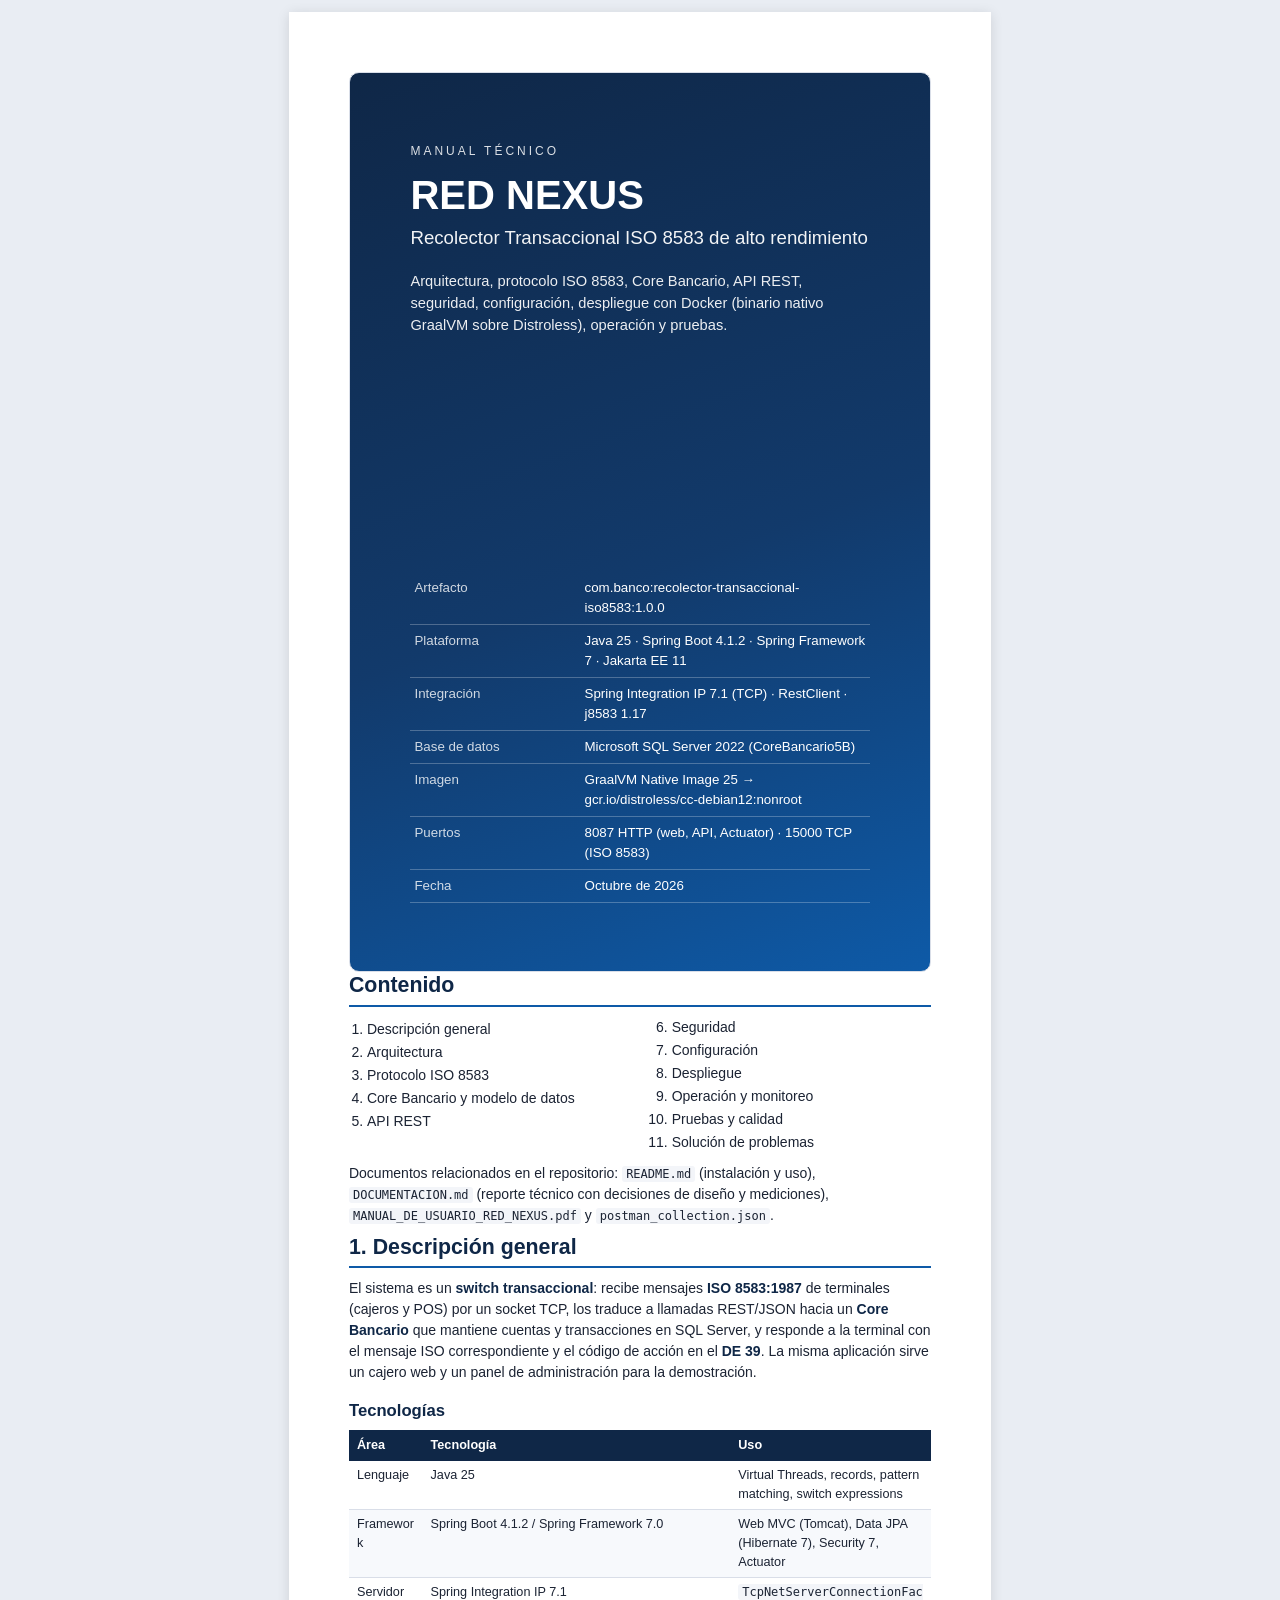
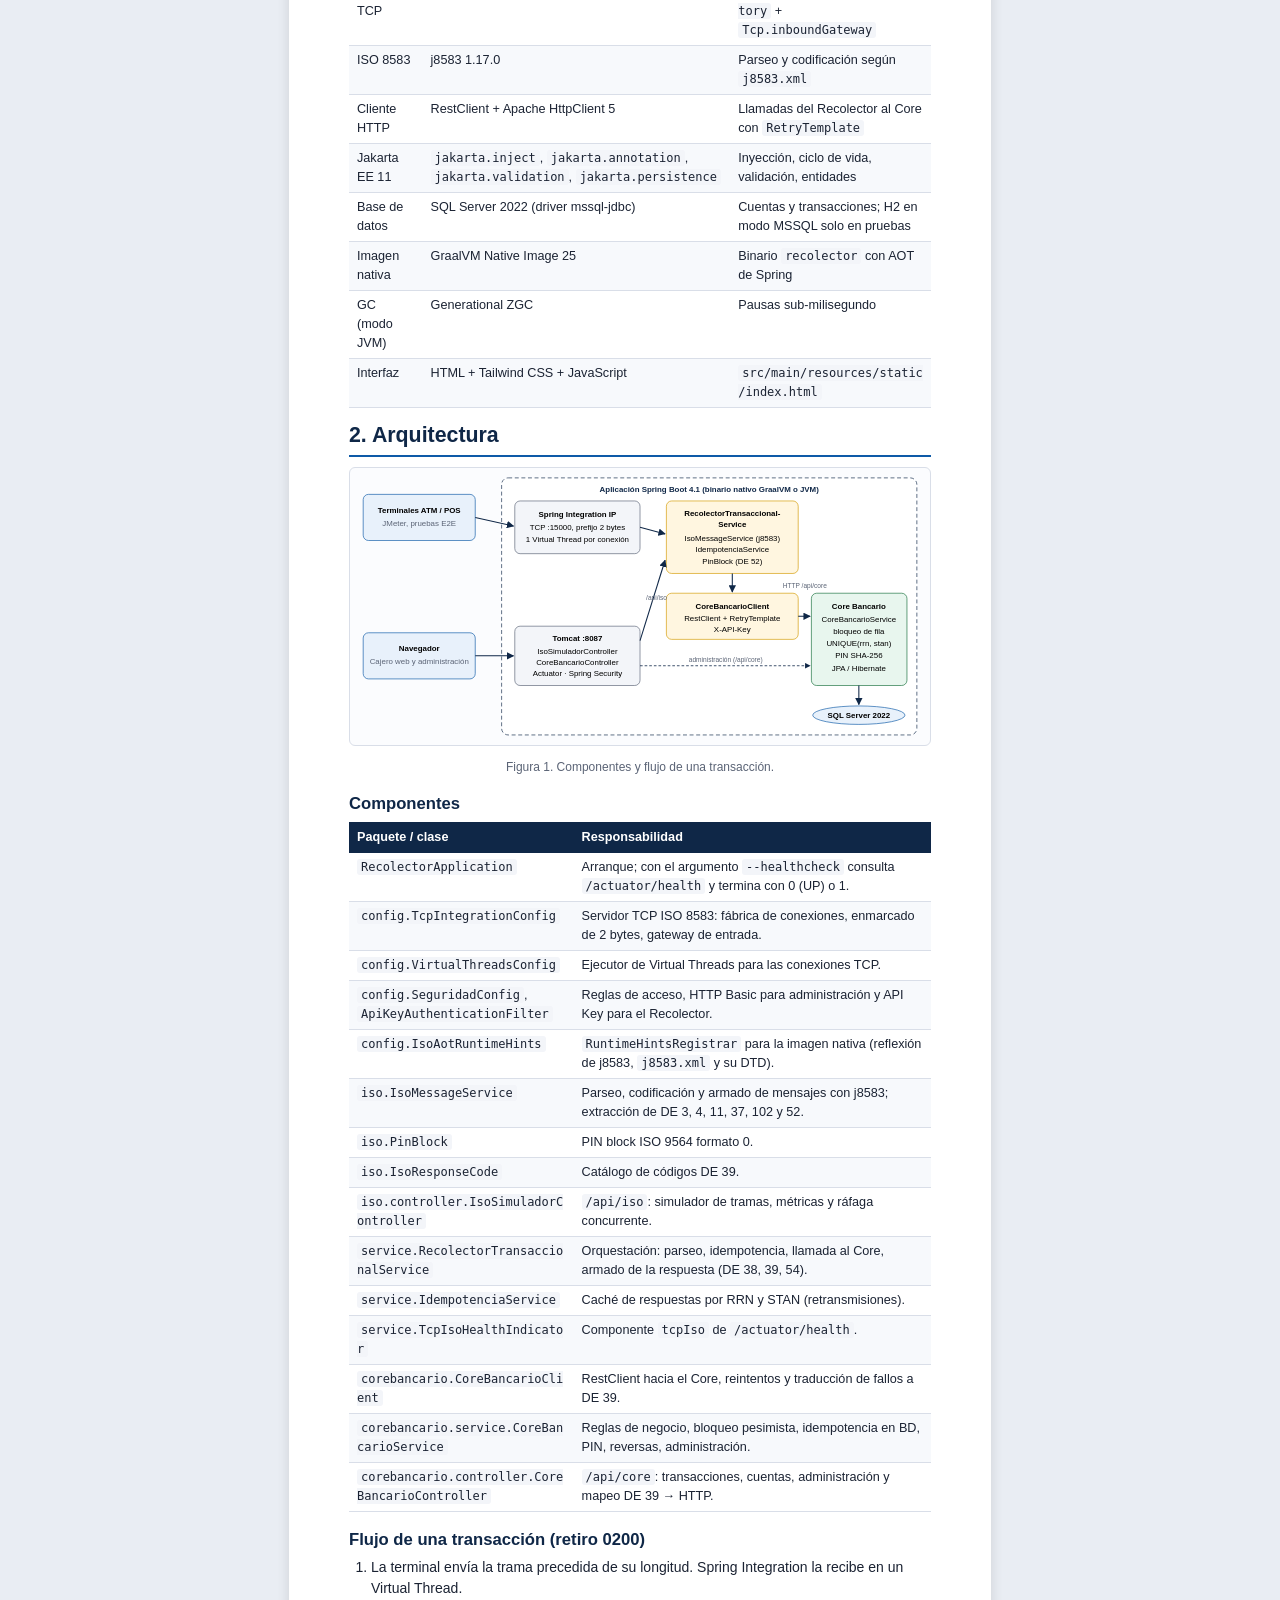
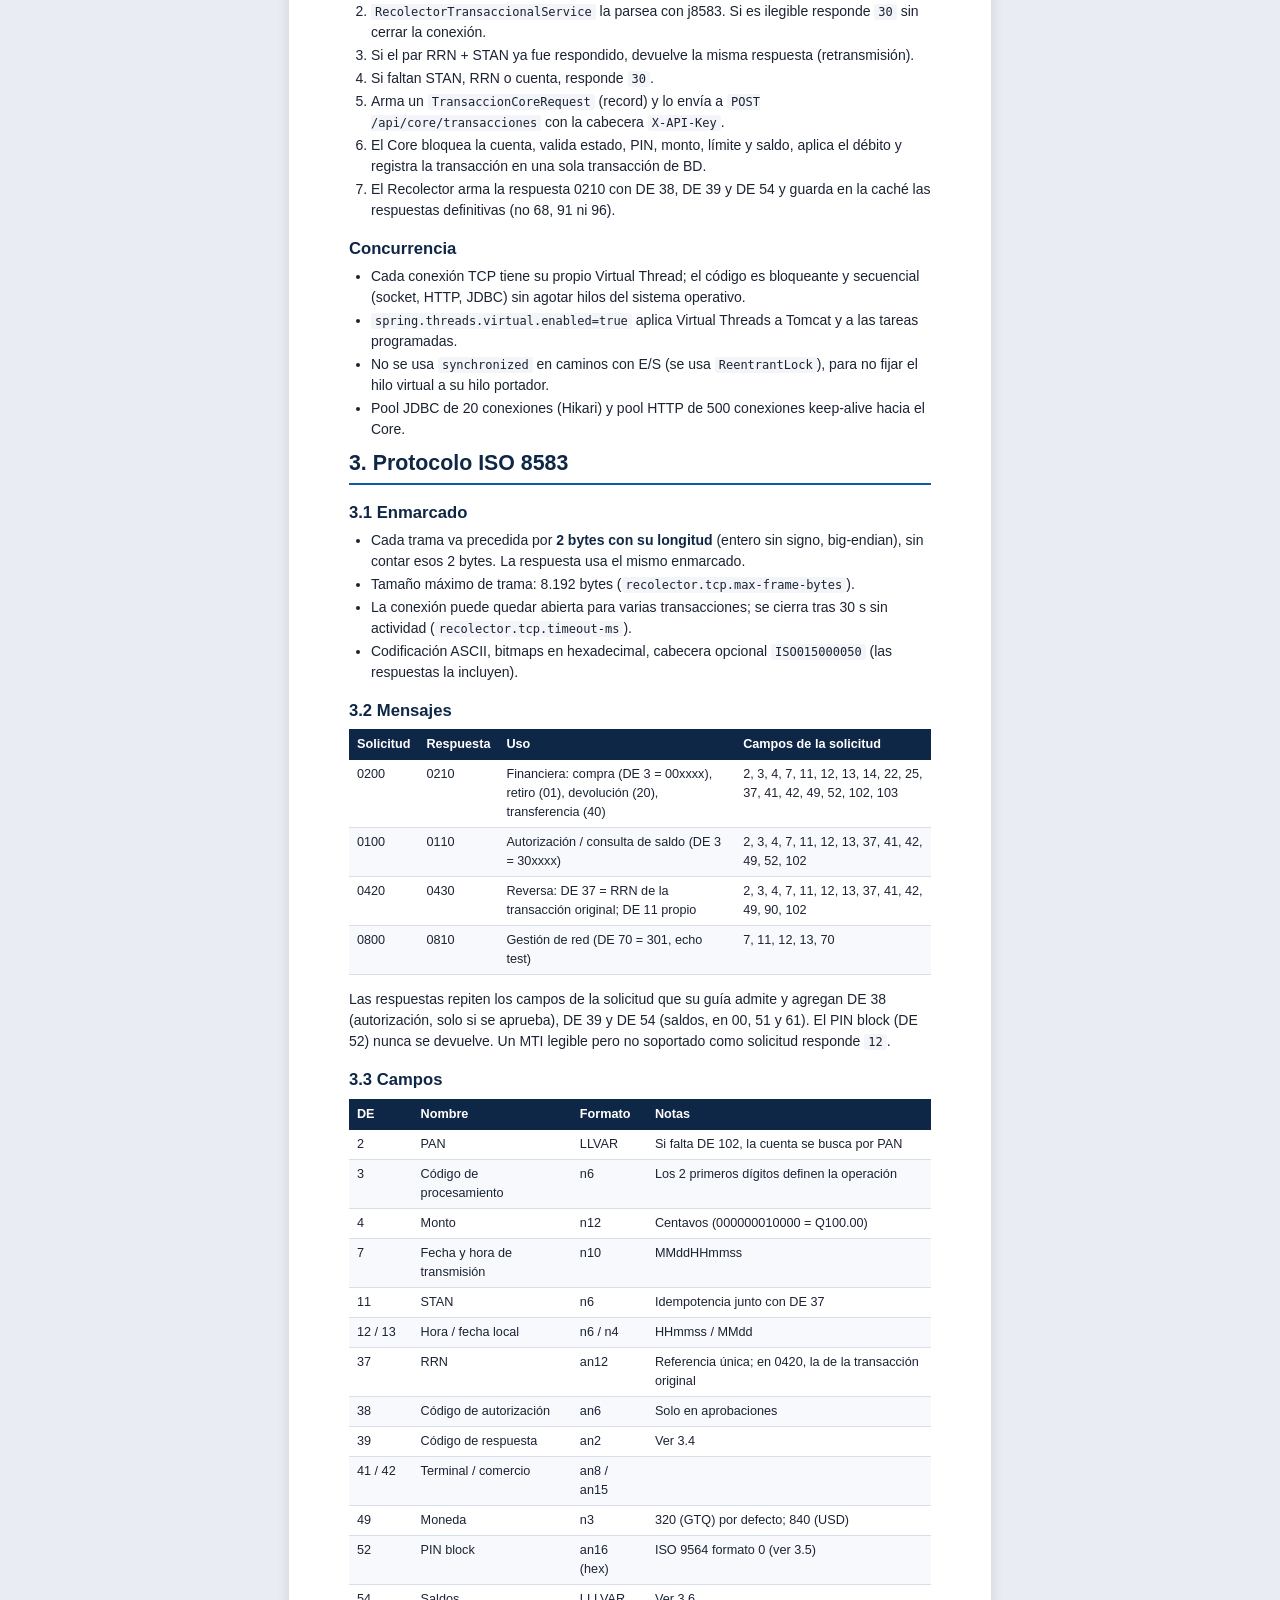
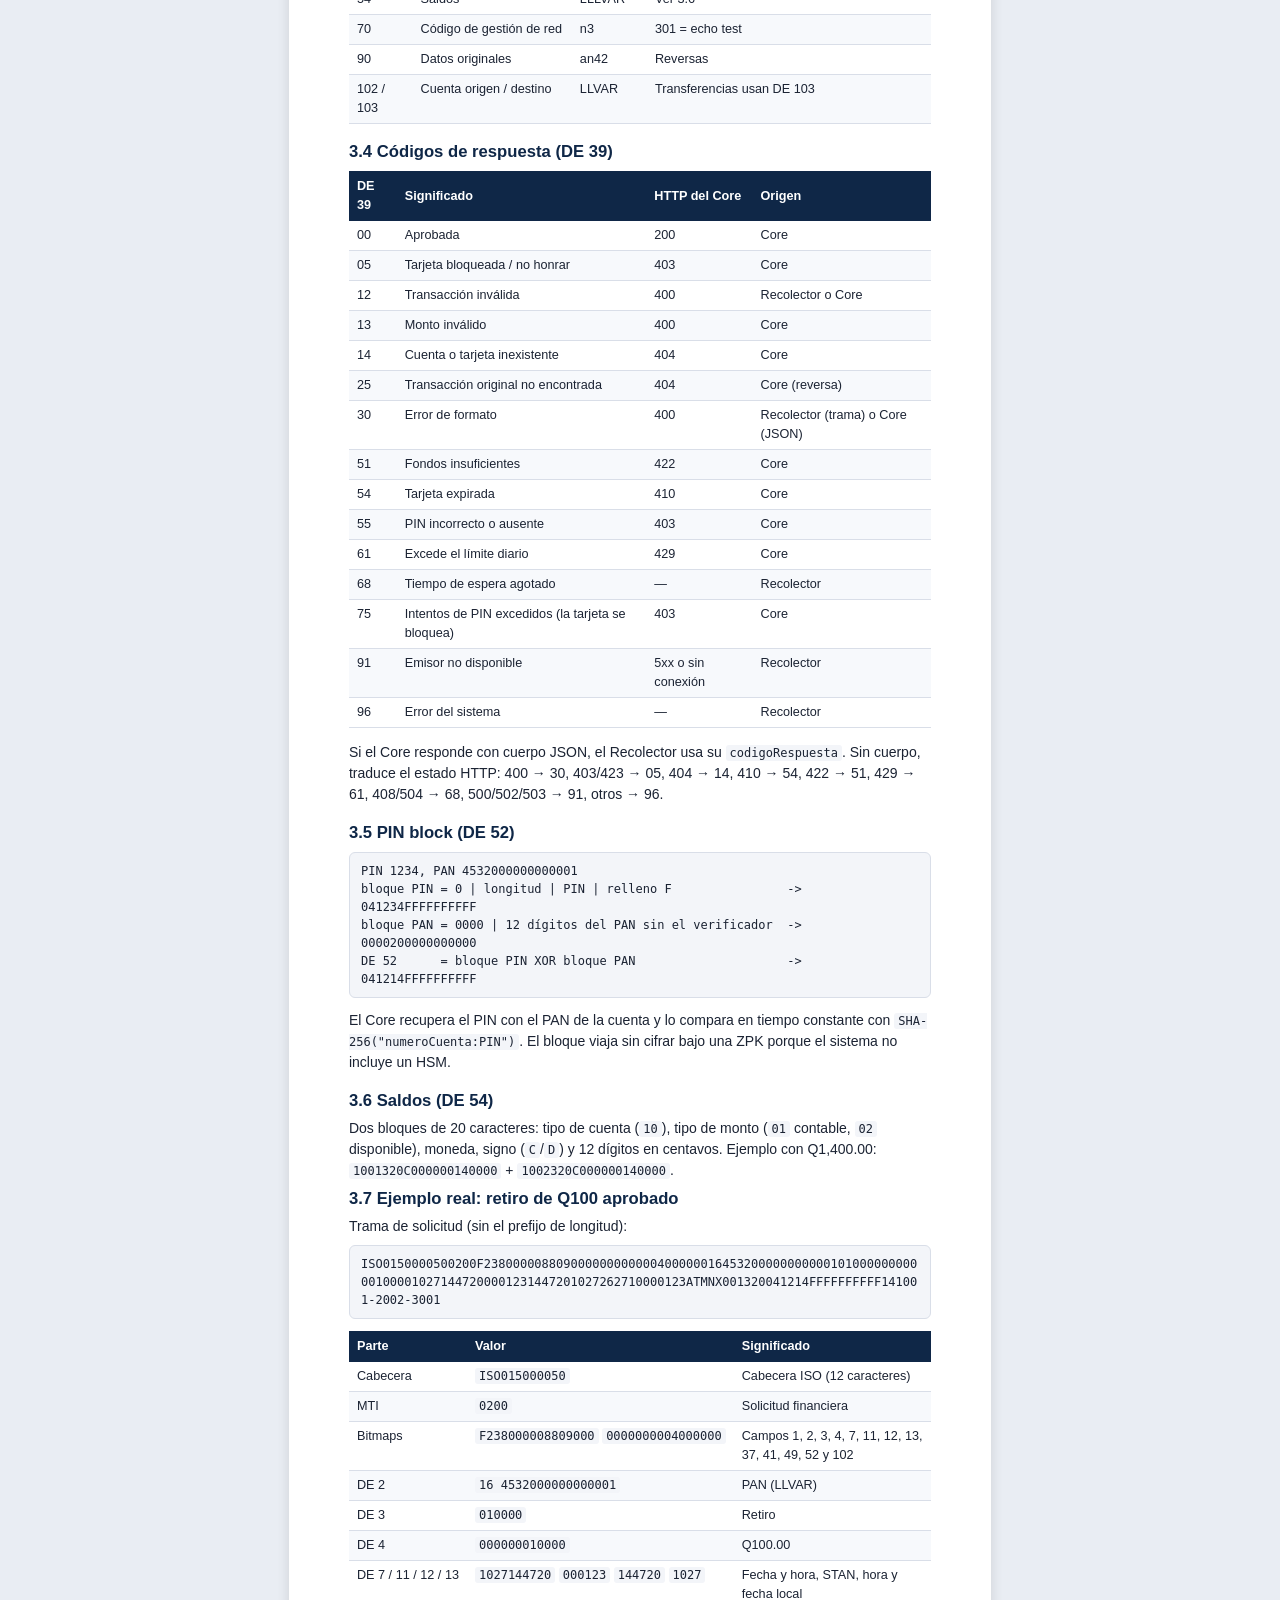
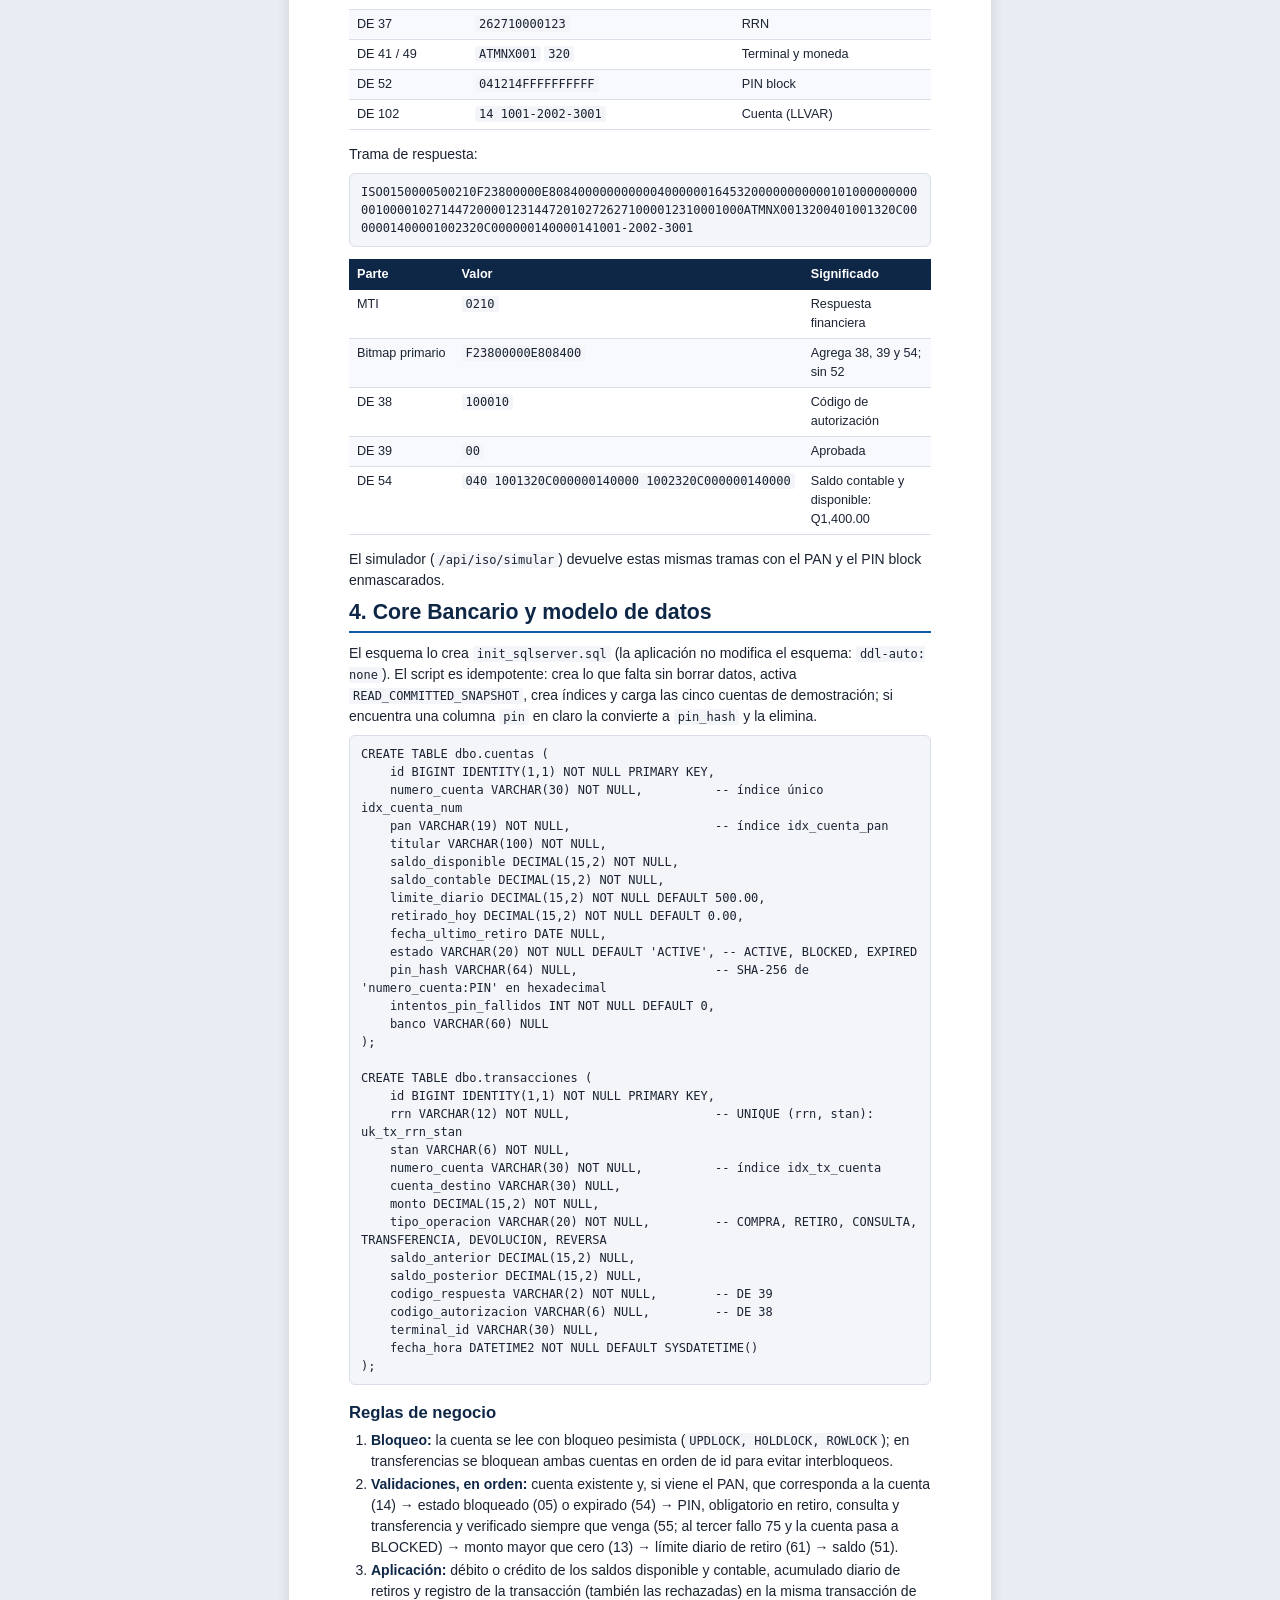
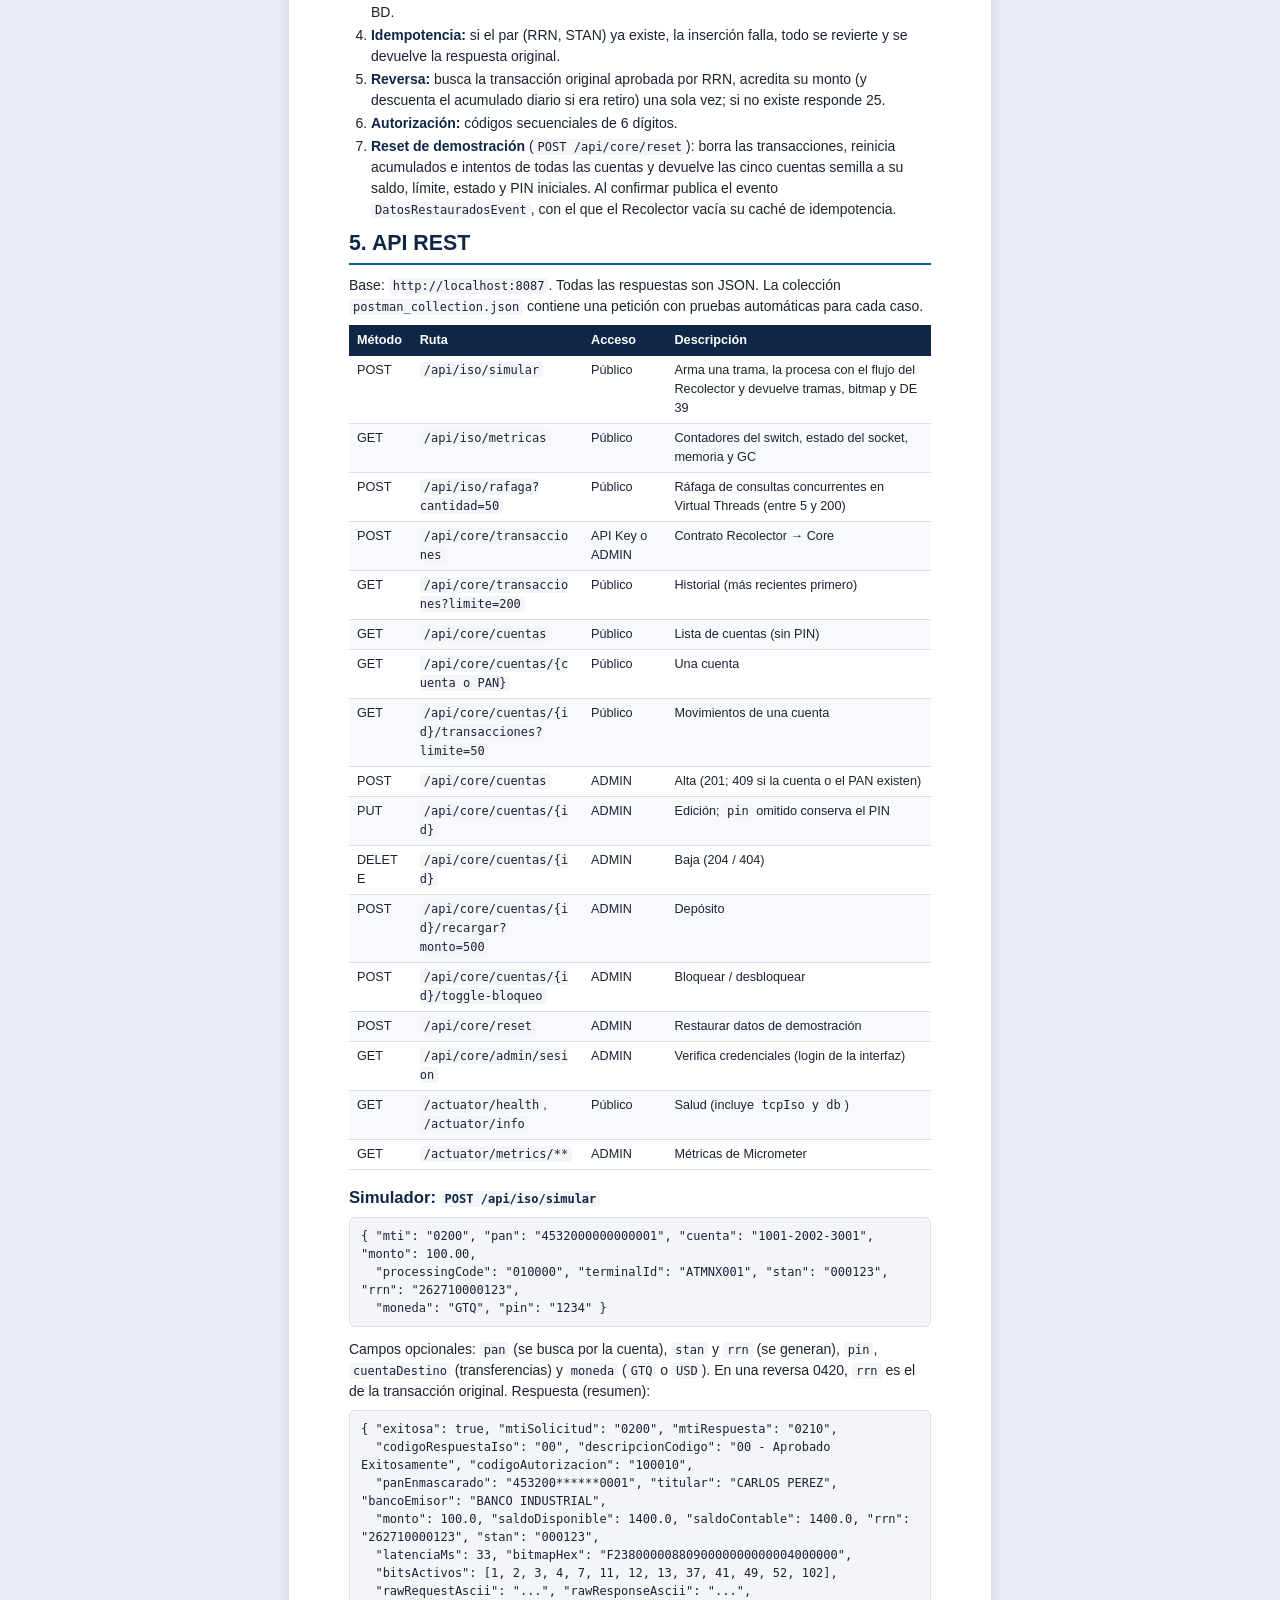
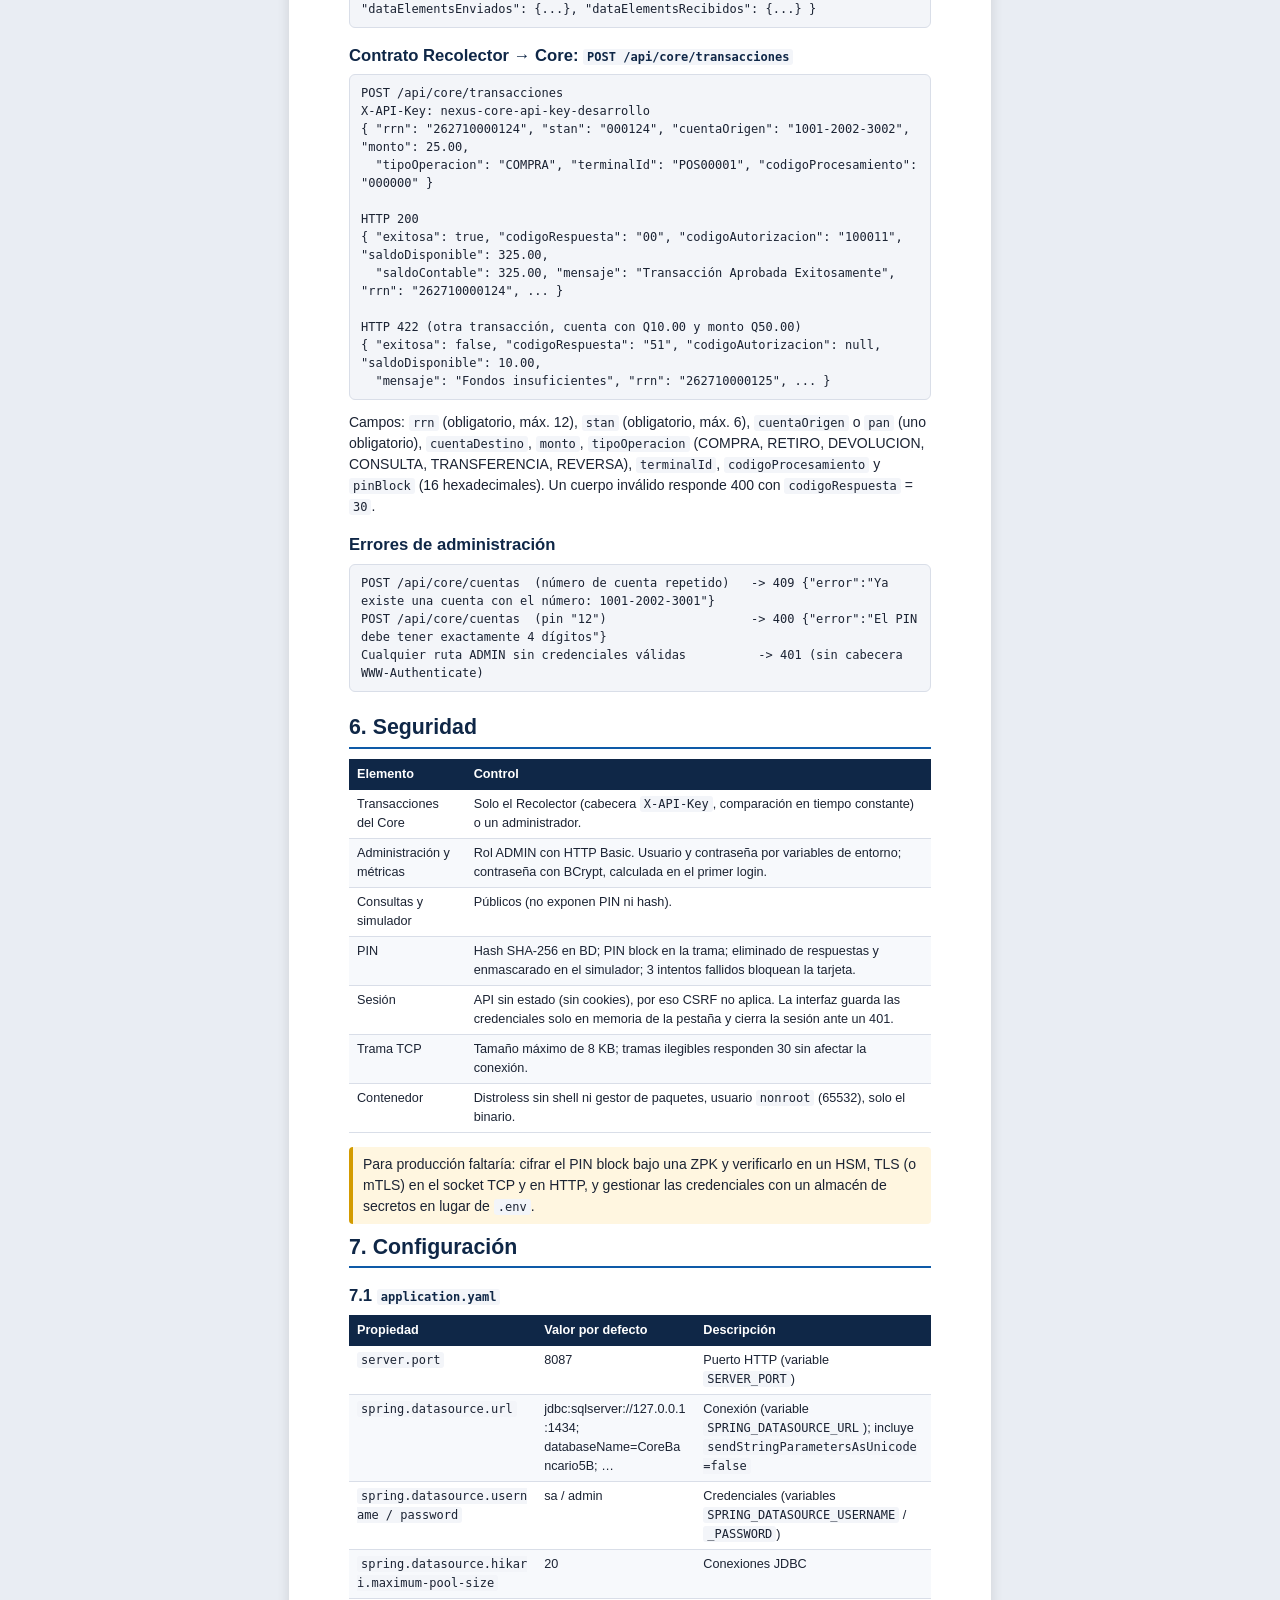
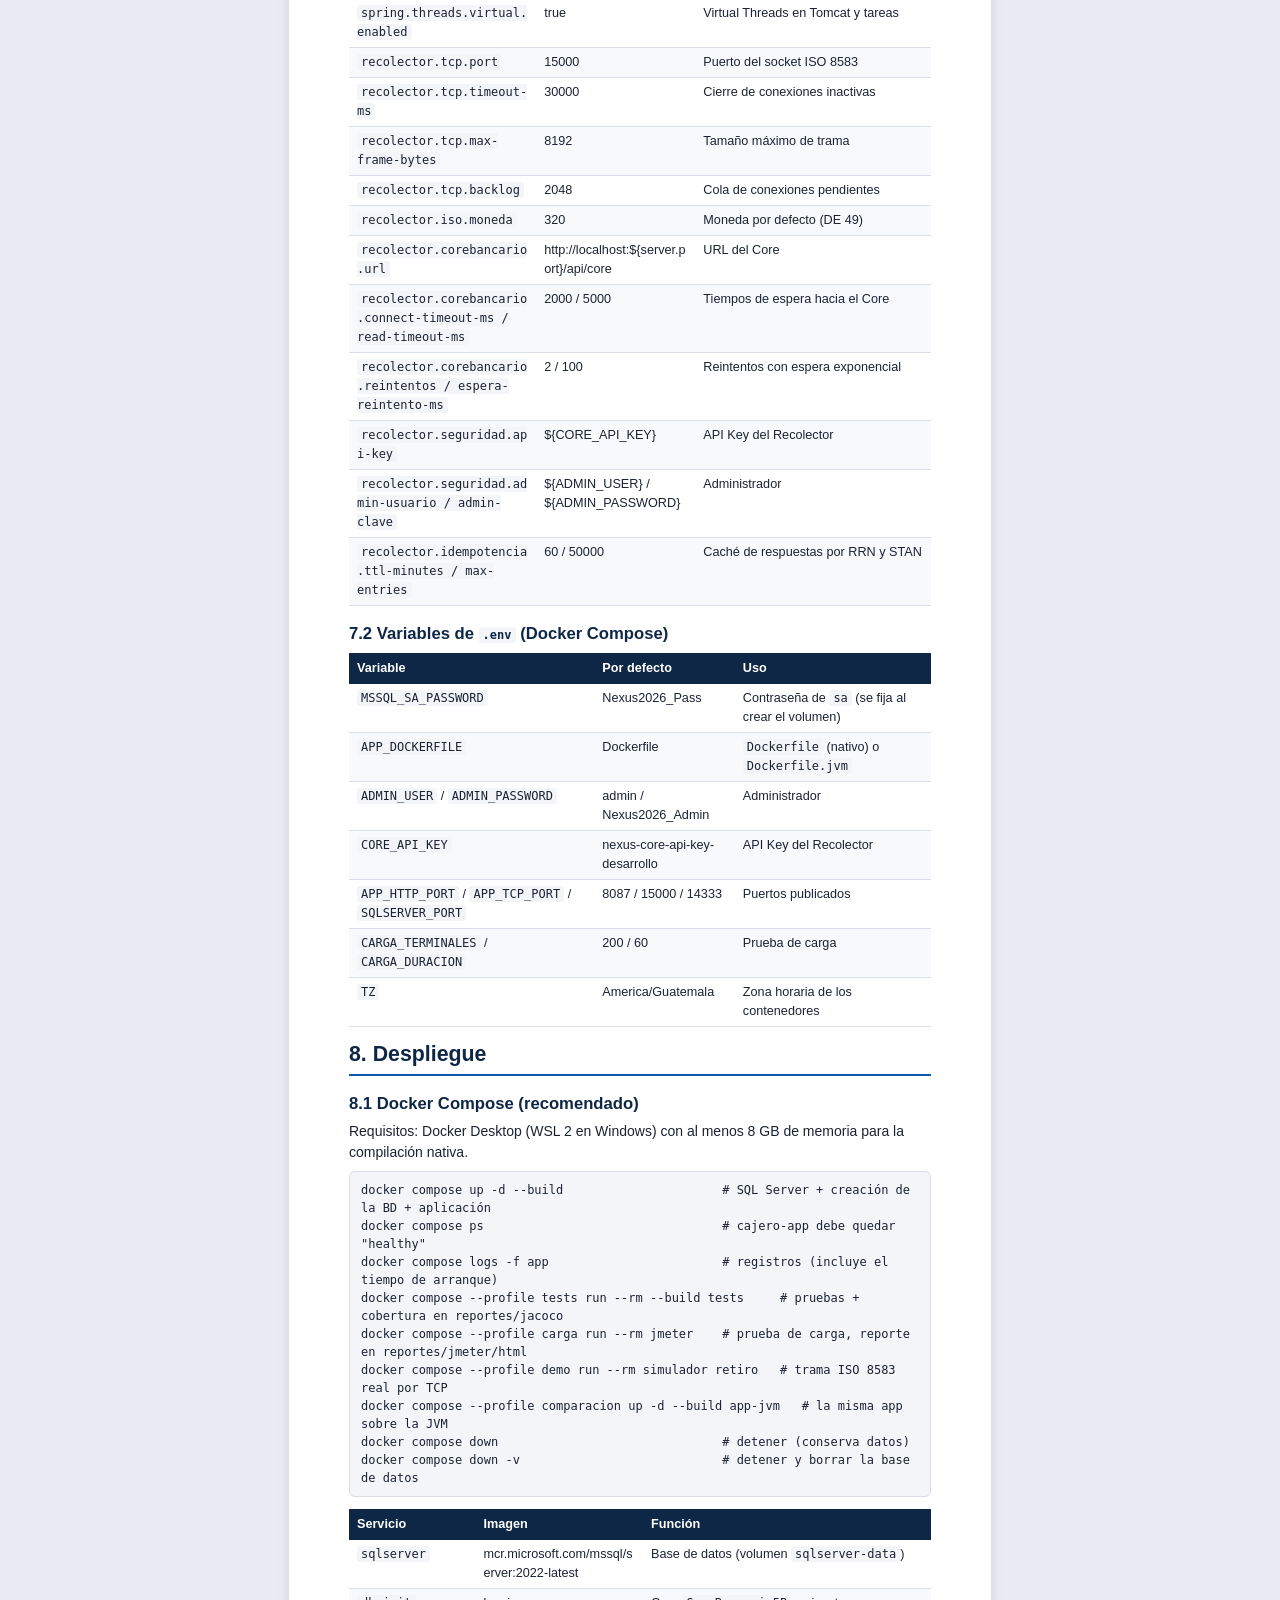
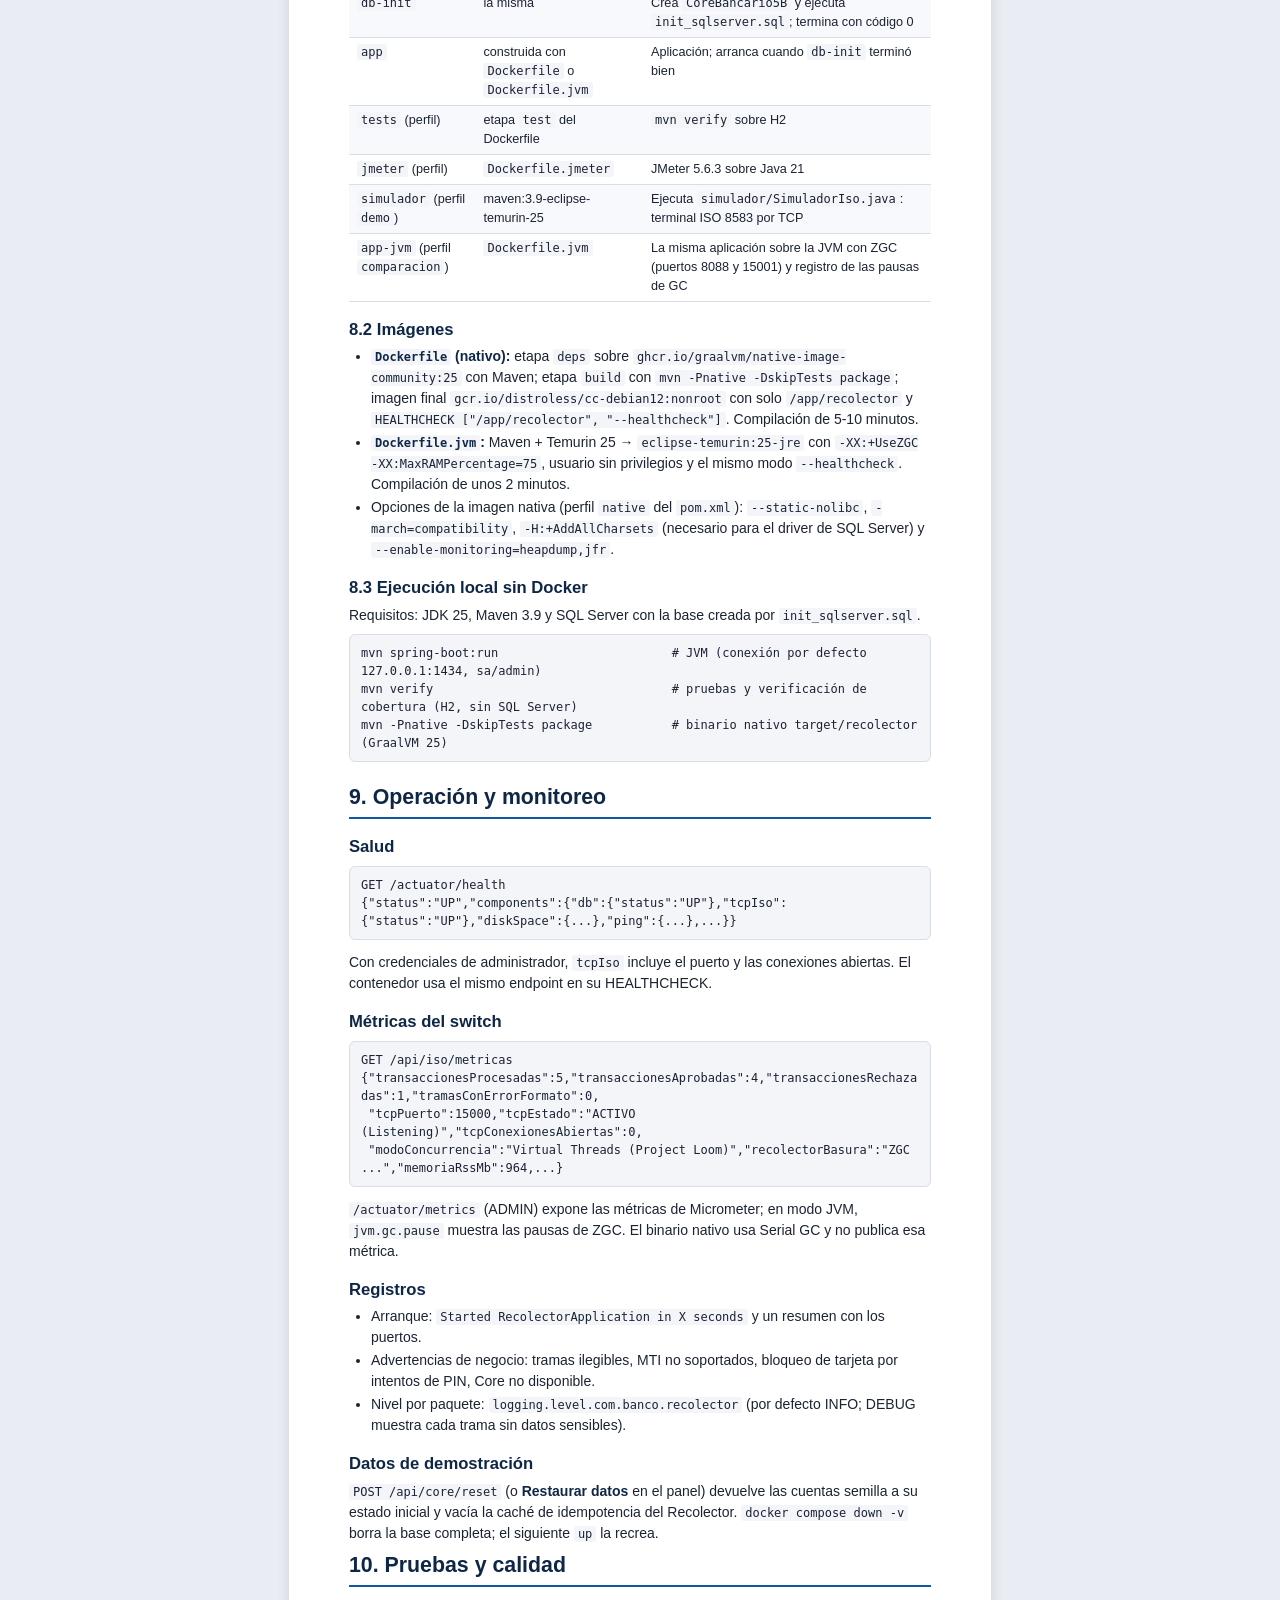
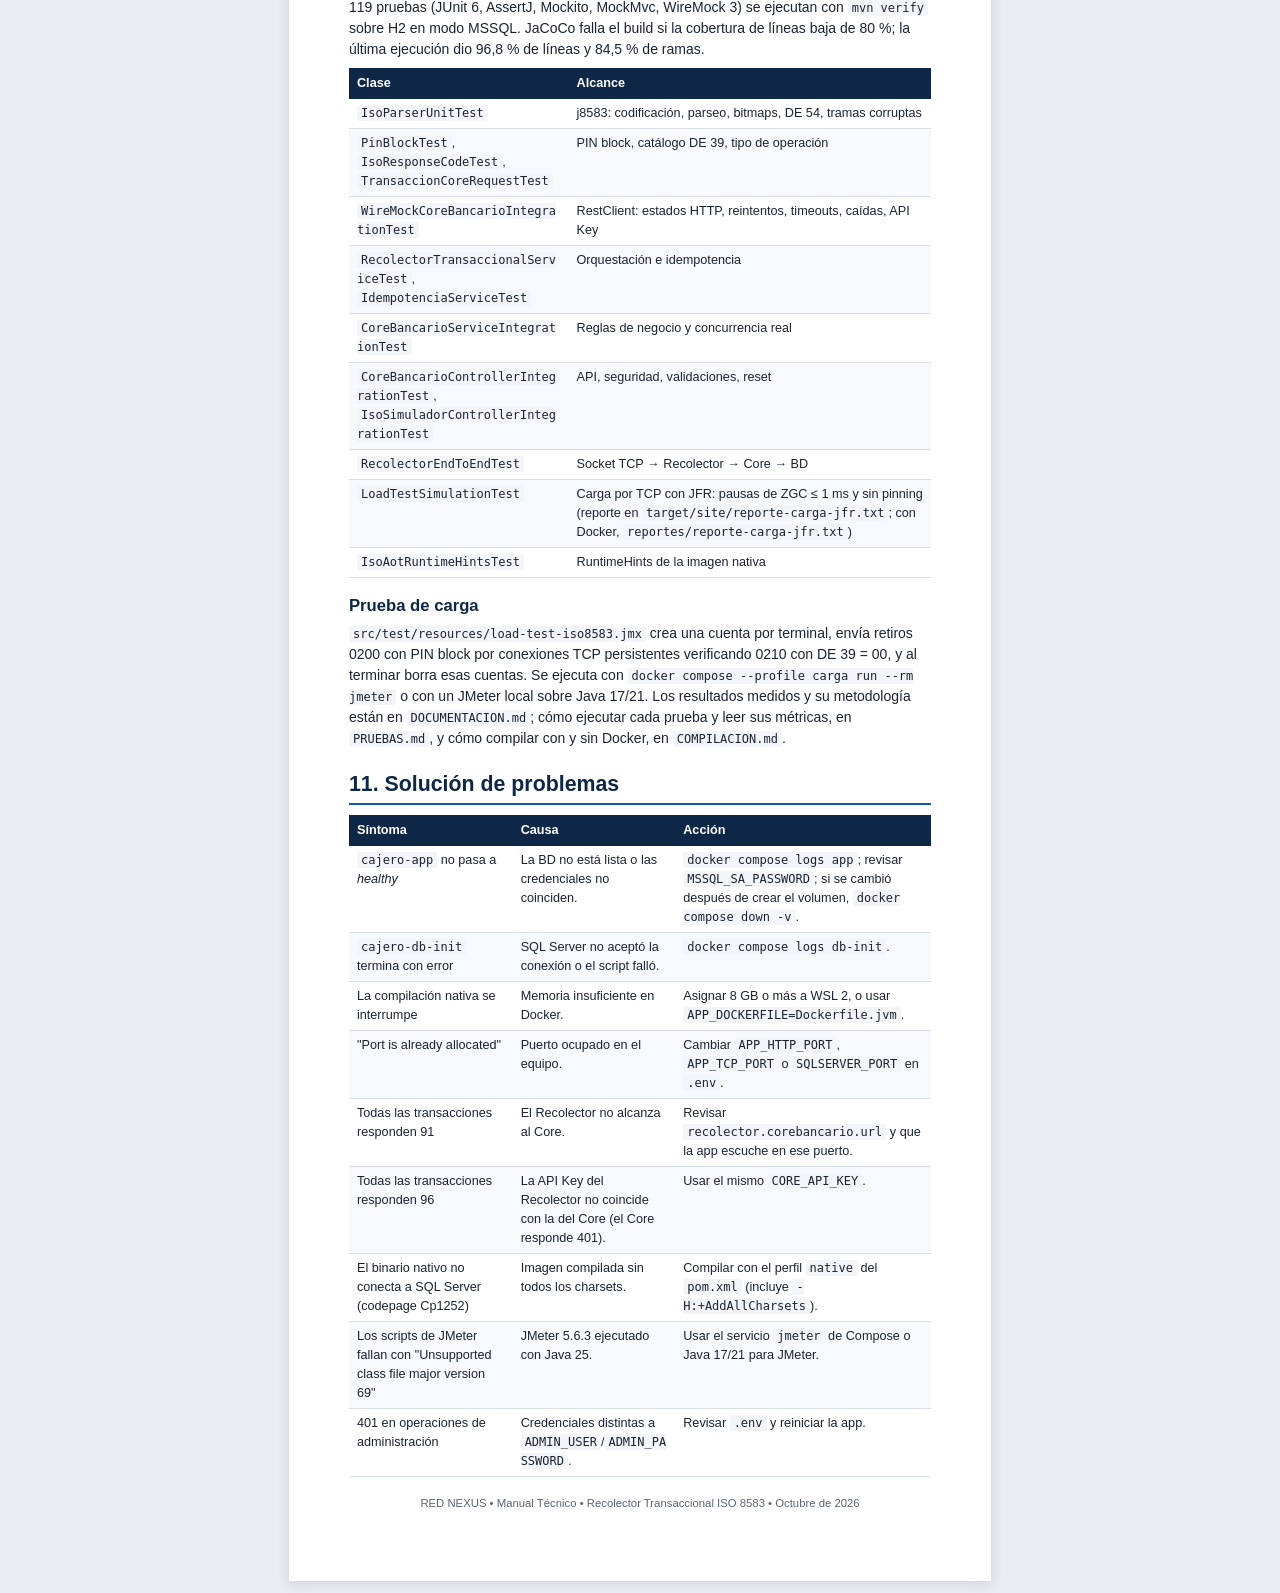
<file: docs/manuales/manual-tecnico.html>
<!doctype html>
<html lang="es">
<head>
<meta charset="utf-8">
<meta name="viewport" content="width=device-width, initial-scale=1">
<title>Manual Técnico - Recolector Transaccional ISO 8583 RED NEXUS</title>
<link rel="stylesheet" href="estilo.css">
<style>
  .diagrama { width: 100%; height: auto; border: 1px solid var(--linea); border-radius: 6px; background: #fbfcfe; }
  .trama td:first-child, .trama td:nth-child(2) { white-space: nowrap; }
  .trama code { word-break: break-all; }
</style>
</head>
<body>
<main>

<!-- ============================================================ PORTADA -->
<div class="portada">
  <div>
    <div class="sello">Manual técnico</div>
    <h1>RED NEXUS</h1>
    <p class="subtitulo">Recolector Transaccional ISO 8583 de alto rendimiento</p>
    <p class="resumen">Arquitectura, protocolo ISO 8583, Core Bancario, API REST, seguridad, configuración,
      despliegue con Docker (binario nativo GraalVM sobre Distroless), operación y pruebas.</p>
  </div>
  <table>
    <tr><td>Artefacto</td><td>com.banco:recolector-transaccional-iso8583:1.0.0</td></tr>
    <tr><td>Plataforma</td><td>Java 25 · Spring Boot 4.1.2 · Spring Framework 7 · Jakarta EE 11</td></tr>
    <tr><td>Integración</td><td>Spring Integration IP 7.1 (TCP) · RestClient · j8583 1.17</td></tr>
    <tr><td>Base de datos</td><td>Microsoft SQL Server 2022 (CoreBancario5B)</td></tr>
    <tr><td>Imagen</td><td>GraalVM Native Image 25 → gcr.io/distroless/cc-debian12:nonroot</td></tr>
    <tr><td>Puertos</td><td>8087 HTTP (web, API, Actuator) · 15000 TCP (ISO 8583)</td></tr>
    <tr><td>Fecha</td><td>Octubre de 2026</td></tr>
  </table>
</div>

<!-- ============================================================ ÍNDICE -->
<section class="capitulo indice">
  <h2>Contenido</h2>
  <ol>
    <li>Descripción general</li>
    <li>Arquitectura</li>
    <li>Protocolo ISO 8583</li>
    <li>Core Bancario y modelo de datos</li>
    <li>API REST</li>
    <li>Seguridad</li>
    <li>Configuración</li>
    <li>Despliegue</li>
    <li>Operación y monitoreo</li>
    <li>Pruebas y calidad</li>
    <li>Solución de problemas</li>
  </ol>
  <p>Documentos relacionados en el repositorio: <code>README.md</code> (instalación y uso), <code>DOCUMENTACION.md</code>
    (reporte técnico con decisiones de diseño y mediciones), <code>MANUAL_DE_USUARIO_RED_NEXUS.pdf</code> y
    <code>postman_collection.json</code>.</p>
</section>

<!-- ============================================================ 1 -->
<section class="capitulo">
  <h2>1. Descripción general</h2>
  <p>El sistema es un <strong>switch transaccional</strong>: recibe mensajes <strong>ISO 8583:1987</strong> de terminales
    (cajeros y POS) por un socket TCP, los traduce a llamadas REST/JSON hacia un <strong>Core Bancario</strong> que mantiene
    cuentas y transacciones en SQL Server, y responde a la terminal con el mensaje ISO correspondiente y el código de acción
    en el <strong>DE 39</strong>. La misma aplicación sirve un cajero web y un panel de administración para la demostración.</p>

  <h3>Tecnologías</h3>
  <table>
    <thead><tr><th>Área</th><th>Tecnología</th><th>Uso</th></tr></thead>
    <tbody>
      <tr><td>Lenguaje</td><td>Java 25</td><td>Virtual Threads, records, pattern matching, switch expressions</td></tr>
      <tr><td>Framework</td><td>Spring Boot 4.1.2 / Spring Framework 7.0</td><td>Web MVC (Tomcat), Data JPA (Hibernate 7), Security 7, Actuator</td></tr>
      <tr><td>Servidor TCP</td><td>Spring Integration IP 7.1</td><td><code>TcpNetServerConnectionFactory</code> + <code>Tcp.inboundGateway</code></td></tr>
      <tr><td>ISO 8583</td><td>j8583 1.17.0</td><td>Parseo y codificación según <code>j8583.xml</code></td></tr>
      <tr><td>Cliente HTTP</td><td>RestClient + Apache HttpClient 5</td><td>Llamadas del Recolector al Core con <code>RetryTemplate</code></td></tr>
      <tr><td>Jakarta EE 11</td><td><code>jakarta.inject</code>, <code>jakarta.annotation</code>, <code>jakarta.validation</code>, <code>jakarta.persistence</code></td><td>Inyección, ciclo de vida, validación, entidades</td></tr>
      <tr><td>Base de datos</td><td>SQL Server 2022 (driver mssql-jdbc)</td><td>Cuentas y transacciones; H2 en modo MSSQL solo en pruebas</td></tr>
      <tr><td>Imagen nativa</td><td>GraalVM Native Image 25</td><td>Binario <code>recolector</code> con AOT de Spring</td></tr>
      <tr><td>GC (modo JVM)</td><td>Generational ZGC</td><td>Pausas sub-milisegundo</td></tr>
      <tr><td>Interfaz</td><td>HTML + Tailwind CSS + JavaScript</td><td><code>src/main/resources/static/index.html</code></td></tr>
    </tbody>
  </table>
</section>

<!-- ============================================================ 2 -->
<section class="capitulo">
  <h2>2. Arquitectura</h2>
  <svg class="diagrama" viewBox="0 0 880 420" xmlns="http://www.w3.org/2000/svg" font-family="Segoe UI, Arial, sans-serif" font-size="12">
    <defs>
      <marker id="flecha" viewBox="0 0 10 10" refX="9" refY="5" markerWidth="7" markerHeight="7" orient="auto-start-reverse">
        <path d="M0,0 L10,5 L0,10 z" fill="#0f2747"/>
      </marker>
    </defs>
    <!-- Clientes -->
    <rect x="20" y="40" width="170" height="70" rx="8" fill="#e8f1fb" stroke="#0e5aa7"/>
    <text x="105" y="68" text-anchor="middle" font-weight="bold">Terminales ATM / POS</text>
    <text x="105" y="88" text-anchor="middle" fill="#5b6476">JMeter, pruebas E2E</text>
    <rect x="20" y="250" width="170" height="70" rx="8" fill="#e8f1fb" stroke="#0e5aa7"/>
    <text x="105" y="278" text-anchor="middle" font-weight="bold">Navegador</text>
    <text x="105" y="298" text-anchor="middle" fill="#5b6476">Cajero web y administración</text>
    <!-- Aplicación -->
    <rect x="230" y="15" width="630" height="390" rx="10" fill="#ffffff" stroke="#0f2747" stroke-dasharray="6 4"/>
    <text x="545" y="36" text-anchor="middle" font-weight="bold" fill="#0f2747">Aplicación Spring Boot 4.1 (binario nativo GraalVM o JVM)</text>
    <rect x="250" y="50" width="190" height="80" rx="8" fill="#f3f5f9" stroke="#5b6476"/>
    <text x="345" y="75" text-anchor="middle" font-weight="bold">Spring Integration IP</text>
    <text x="345" y="94" text-anchor="middle">TCP :15000, prefijo 2 bytes</text>
    <text x="345" y="112" text-anchor="middle">1 Virtual Thread por conexión</text>
    <rect x="250" y="240" width="190" height="90" rx="8" fill="#f3f5f9" stroke="#5b6476"/>
    <text x="345" y="263" text-anchor="middle" font-weight="bold">Tomcat :8087</text>
    <text x="345" y="282" text-anchor="middle">IsoSimuladorController</text>
    <text x="345" y="299" text-anchor="middle">CoreBancarioController</text>
    <text x="345" y="316" text-anchor="middle">Actuator · Spring Security</text>
    <rect x="480" y="50" width="200" height="110" rx="8" fill="#fff6e0" stroke="#d39b00"/>
    <text x="580" y="73" text-anchor="middle" font-weight="bold">RecolectorTransaccional-</text>
    <text x="580" y="90" text-anchor="middle" font-weight="bold">Service</text>
    <text x="580" y="110" text-anchor="middle">IsoMessageService (j8583)</text>
    <text x="580" y="128" text-anchor="middle">IdempotenciaService</text>
    <text x="580" y="146" text-anchor="middle">PinBlock (DE 52)</text>
    <rect x="480" y="190" width="200" height="70" rx="8" fill="#fff6e0" stroke="#d39b00"/>
    <text x="580" y="214" text-anchor="middle" font-weight="bold">CoreBancarioClient</text>
    <text x="580" y="232" text-anchor="middle">RestClient + RetryTemplate</text>
    <text x="580" y="249" text-anchor="middle">X-API-Key</text>
    <rect x="700" y="190" width="145" height="140" rx="8" fill="#e8f6ee" stroke="#17703c"/>
    <text x="772" y="214" text-anchor="middle" font-weight="bold">Core Bancario</text>
    <text x="772" y="233" text-anchor="middle">CoreBancarioService</text>
    <text x="772" y="252" text-anchor="middle">bloqueo de fila</text>
    <text x="772" y="270" text-anchor="middle">UNIQUE(rrn, stan)</text>
    <text x="772" y="289" text-anchor="middle">PIN SHA-256</text>
    <text x="772" y="308" text-anchor="middle">JPA / Hibernate</text>
    <!-- BD -->
    <ellipse cx="772" cy="375" rx="70" ry="14" fill="#e8f1fb" stroke="#0e5aa7"/>
    <text x="772" y="380" text-anchor="middle" font-weight="bold">SQL Server 2022</text>
    <!-- Flechas -->
    <line x1="190" y1="75" x2="248" y2="88" stroke="#0f2747" stroke-width="1.6" marker-end="url(#flecha)"/>
    <line x1="190" y1="285" x2="248" y2="285" stroke="#0f2747" stroke-width="1.6" marker-end="url(#flecha)"/>
    <line x1="440" y1="90" x2="478" y2="100" stroke="#0f2747" stroke-width="1.6" marker-end="url(#flecha)"/>
    <line x1="440" y1="262" x2="478" y2="140" stroke="#0f2747" stroke-width="1.6" marker-end="url(#flecha)"/>
    <text x="465" y="200" text-anchor="middle" fill="#5b6476" font-size="10">/api/iso</text>
    <line x1="580" y1="160" x2="580" y2="188" stroke="#0f2747" stroke-width="1.6" marker-end="url(#flecha)"/>
    <line x1="680" y1="225" x2="698" y2="225" stroke="#0f2747" stroke-width="1.6" marker-end="url(#flecha)"/>
    <text x="690" y="182" text-anchor="middle" fill="#5b6476" font-size="10">HTTP /api/core</text>
    <line x1="440" y1="300" x2="698" y2="300" stroke="#0f2747" stroke-width="1.2" stroke-dasharray="4 3" marker-end="url(#flecha)"/>
    <text x="570" y="294" text-anchor="middle" fill="#5b6476" font-size="10">administración (/api/core)</text>
    <line x1="772" y1="330" x2="772" y2="359" stroke="#0f2747" stroke-width="1.6" marker-end="url(#flecha)"/>
  </svg>
  <p style="font-size:9pt;color:#5b6476;text-align:center">Figura 1. Componentes y flujo de una transacción.</p>

  <h3>Componentes</h3>
  <table>
    <thead><tr><th>Paquete / clase</th><th>Responsabilidad</th></tr></thead>
    <tbody>
      <tr><td><code>RecolectorApplication</code></td><td>Arranque; con el argumento <code>--healthcheck</code> consulta <code>/actuator/health</code> y termina con 0 (UP) o 1.</td></tr>
      <tr><td><code>config.TcpIntegrationConfig</code></td><td>Servidor TCP ISO 8583: fábrica de conexiones, enmarcado de 2 bytes, gateway de entrada.</td></tr>
      <tr><td><code>config.VirtualThreadsConfig</code></td><td>Ejecutor de Virtual Threads para las conexiones TCP.</td></tr>
      <tr><td><code>config.SeguridadConfig</code>, <code>ApiKeyAuthenticationFilter</code></td><td>Reglas de acceso, HTTP Basic para administración y API Key para el Recolector.</td></tr>
      <tr><td><code>config.IsoAotRuntimeHints</code></td><td><code>RuntimeHintsRegistrar</code> para la imagen nativa (reflexión de j8583, <code>j8583.xml</code> y su DTD).</td></tr>
      <tr><td><code>iso.IsoMessageService</code></td><td>Parseo, codificación y armado de mensajes con j8583; extracción de DE 3, 4, 11, 37, 102 y 52.</td></tr>
      <tr><td><code>iso.PinBlock</code></td><td>PIN block ISO 9564 formato 0.</td></tr>
      <tr><td><code>iso.IsoResponseCode</code></td><td>Catálogo de códigos DE 39.</td></tr>
      <tr><td><code>iso.controller.IsoSimuladorController</code></td><td><code>/api/iso</code>: simulador de tramas, métricas y ráfaga concurrente.</td></tr>
      <tr><td><code>service.RecolectorTransaccionalService</code></td><td>Orquestación: parseo, idempotencia, llamada al Core, armado de la respuesta (DE 38, 39, 54).</td></tr>
      <tr><td><code>service.IdempotenciaService</code></td><td>Caché de respuestas por RRN y STAN (retransmisiones).</td></tr>
      <tr><td><code>service.TcpIsoHealthIndicator</code></td><td>Componente <code>tcpIso</code> de <code>/actuator/health</code>.</td></tr>
      <tr><td><code>corebancario.CoreBancarioClient</code></td><td>RestClient hacia el Core, reintentos y traducción de fallos a DE 39.</td></tr>
      <tr><td><code>corebancario.service.CoreBancarioService</code></td><td>Reglas de negocio, bloqueo pesimista, idempotencia en BD, PIN, reversas, administración.</td></tr>
      <tr><td><code>corebancario.controller.CoreBancarioController</code></td><td><code>/api/core</code>: transacciones, cuentas, administración y mapeo DE 39 → HTTP.</td></tr>
    </tbody>
  </table>

  <h3>Flujo de una transacción (retiro 0200)</h3>
  <ol>
    <li>La terminal envía la trama precedida de su longitud. Spring Integration la recibe en un Virtual Thread.</li>
    <li><code>RecolectorTransaccionalService</code> la parsea con j8583. Si es ilegible responde <code>30</code> sin cerrar la conexión.</li>
    <li>Si el par RRN + STAN ya fue respondido, devuelve la misma respuesta (retransmisión).</li>
    <li>Si faltan STAN, RRN o cuenta, responde <code>30</code>.</li>
    <li>Arma un <code>TransaccionCoreRequest</code> (record) y lo envía a <code>POST /api/core/transacciones</code> con la cabecera <code>X-API-Key</code>.</li>
    <li>El Core bloquea la cuenta, valida estado, PIN, monto, límite y saldo, aplica el débito y registra la transacción en una sola transacción de BD.</li>
    <li>El Recolector arma la respuesta 0210 con DE 38, DE 39 y DE 54 y guarda en la caché las respuestas definitivas (no 68, 91 ni 96).</li>
  </ol>

  <h3>Concurrencia</h3>
  <ul>
    <li>Cada conexión TCP tiene su propio Virtual Thread; el código es bloqueante y secuencial (socket, HTTP, JDBC) sin agotar hilos del sistema operativo.</li>
    <li><code>spring.threads.virtual.enabled=true</code> aplica Virtual Threads a Tomcat y a las tareas programadas.</li>
    <li>No se usa <code>synchronized</code> en caminos con E/S (se usa <code>ReentrantLock</code>), para no fijar el hilo virtual a su hilo portador.</li>
    <li>Pool JDBC de 20 conexiones (Hikari) y pool HTTP de 500 conexiones keep-alive hacia el Core.</li>
  </ul>
</section>

<!-- ============================================================ 3 -->
<section class="capitulo">
  <h2>3. Protocolo ISO 8583</h2>
  <h3>3.1 Enmarcado</h3>
  <ul>
    <li>Cada trama va precedida por <strong>2 bytes con su longitud</strong> (entero sin signo, big-endian), sin contar esos 2 bytes. La respuesta usa el mismo enmarcado.</li>
    <li>Tamaño máximo de trama: 8.192 bytes (<code>recolector.tcp.max-frame-bytes</code>).</li>
    <li>La conexión puede quedar abierta para varias transacciones; se cierra tras 30 s sin actividad (<code>recolector.tcp.timeout-ms</code>).</li>
    <li>Codificación ASCII, bitmaps en hexadecimal, cabecera opcional <code>ISO015000050</code> (las respuestas la incluyen).</li>
  </ul>

  <h3>3.2 Mensajes</h3>
  <table>
    <thead><tr><th>Solicitud</th><th>Respuesta</th><th>Uso</th><th>Campos de la solicitud</th></tr></thead>
    <tbody>
      <tr><td>0200</td><td>0210</td><td>Financiera: compra (DE 3 = 00xxxx), retiro (01), devolución (20), transferencia (40)</td><td>2, 3, 4, 7, 11, 12, 13, 14, 22, 25, 37, 41, 42, 49, 52, 102, 103</td></tr>
      <tr><td>0100</td><td>0110</td><td>Autorización / consulta de saldo (DE 3 = 30xxxx)</td><td>2, 3, 4, 7, 11, 12, 13, 37, 41, 42, 49, 52, 102</td></tr>
      <tr><td>0420</td><td>0430</td><td>Reversa: DE 37 = RRN de la transacción original; DE 11 propio</td><td>2, 3, 4, 7, 11, 12, 13, 37, 41, 42, 49, 90, 102</td></tr>
      <tr><td>0800</td><td>0810</td><td>Gestión de red (DE 70 = 301, echo test)</td><td>7, 11, 12, 13, 70</td></tr>
    </tbody>
  </table>
  <p>Las respuestas repiten los campos de la solicitud que su guía admite y agregan DE 38 (autorización, solo si se aprueba),
    DE 39 y DE 54 (saldos, en 00, 51 y 61). El PIN block (DE 52) nunca se devuelve. Un MTI legible pero no soportado como
    solicitud responde <code>12</code>.</p>

  <h3>3.3 Campos</h3>
  <table>
    <thead><tr><th>DE</th><th>Nombre</th><th>Formato</th><th>Notas</th></tr></thead>
    <tbody>
      <tr><td>2</td><td>PAN</td><td>LLVAR</td><td>Si falta DE 102, la cuenta se busca por PAN</td></tr>
      <tr><td>3</td><td>Código de procesamiento</td><td>n6</td><td>Los 2 primeros dígitos definen la operación</td></tr>
      <tr><td>4</td><td>Monto</td><td>n12</td><td>Centavos (000000010000 = Q100.00)</td></tr>
      <tr><td>7</td><td>Fecha y hora de transmisión</td><td>n10</td><td>MMddHHmmss</td></tr>
      <tr><td>11</td><td>STAN</td><td>n6</td><td>Idempotencia junto con DE 37</td></tr>
      <tr><td>12 / 13</td><td>Hora / fecha local</td><td>n6 / n4</td><td>HHmmss / MMdd</td></tr>
      <tr><td>37</td><td>RRN</td><td>an12</td><td>Referencia única; en 0420, la de la transacción original</td></tr>
      <tr><td>38</td><td>Código de autorización</td><td>an6</td><td>Solo en aprobaciones</td></tr>
      <tr><td>39</td><td>Código de respuesta</td><td>an2</td><td>Ver 3.4</td></tr>
      <tr><td>41 / 42</td><td>Terminal / comercio</td><td>an8 / an15</td><td></td></tr>
      <tr><td>49</td><td>Moneda</td><td>n3</td><td>320 (GTQ) por defecto; 840 (USD)</td></tr>
      <tr><td>52</td><td>PIN block</td><td>an16 (hex)</td><td>ISO 9564 formato 0 (ver 3.5)</td></tr>
      <tr><td>54</td><td>Saldos</td><td>LLLVAR</td><td>Ver 3.6</td></tr>
      <tr><td>70</td><td>Código de gestión de red</td><td>n3</td><td>301 = echo test</td></tr>
      <tr><td>90</td><td>Datos originales</td><td>an42</td><td>Reversas</td></tr>
      <tr><td>102 / 103</td><td>Cuenta origen / destino</td><td>LLVAR</td><td>Transferencias usan DE 103</td></tr>
    </tbody>
  </table>

  <h3>3.4 Códigos de respuesta (DE 39)</h3>
  <table>
    <thead><tr><th>DE 39</th><th>Significado</th><th>HTTP del Core</th><th>Origen</th></tr></thead>
    <tbody>
      <tr><td>00</td><td>Aprobada</td><td>200</td><td>Core</td></tr>
      <tr><td>05</td><td>Tarjeta bloqueada / no honrar</td><td>403</td><td>Core</td></tr>
      <tr><td>12</td><td>Transacción inválida</td><td>400</td><td>Recolector o Core</td></tr>
      <tr><td>13</td><td>Monto inválido</td><td>400</td><td>Core</td></tr>
      <tr><td>14</td><td>Cuenta o tarjeta inexistente</td><td>404</td><td>Core</td></tr>
      <tr><td>25</td><td>Transacción original no encontrada</td><td>404</td><td>Core (reversa)</td></tr>
      <tr><td>30</td><td>Error de formato</td><td>400</td><td>Recolector (trama) o Core (JSON)</td></tr>
      <tr><td>51</td><td>Fondos insuficientes</td><td>422</td><td>Core</td></tr>
      <tr><td>54</td><td>Tarjeta expirada</td><td>410</td><td>Core</td></tr>
      <tr><td>55</td><td>PIN incorrecto o ausente</td><td>403</td><td>Core</td></tr>
      <tr><td>61</td><td>Excede el límite diario</td><td>429</td><td>Core</td></tr>
      <tr><td>68</td><td>Tiempo de espera agotado</td><td>—</td><td>Recolector</td></tr>
      <tr><td>75</td><td>Intentos de PIN excedidos (la tarjeta se bloquea)</td><td>403</td><td>Core</td></tr>
      <tr><td>91</td><td>Emisor no disponible</td><td>5xx o sin conexión</td><td>Recolector</td></tr>
      <tr><td>96</td><td>Error del sistema</td><td>—</td><td>Recolector</td></tr>
    </tbody>
  </table>
  <p>Si el Core responde con cuerpo JSON, el Recolector usa su <code>codigoRespuesta</code>. Sin cuerpo, traduce el estado
    HTTP: 400 → 30, 403/423 → 05, 404 → 14, 410 → 54, 422 → 51, 429 → 61, 408/504 → 68, 500/502/503 → 91, otros → 96.</p>

  <h3>3.5 PIN block (DE 52)</h3>
<pre>PIN 1234, PAN 4532000000000001
bloque PIN = 0 | longitud | PIN | relleno F                -> 041234FFFFFFFFFF
bloque PAN = 0000 | 12 dígitos del PAN sin el verificador  -> 0000200000000000
DE 52      = bloque PIN XOR bloque PAN                     -> 041214FFFFFFFFFF</pre>
  <p>El Core recupera el PIN con el PAN de la cuenta y lo compara en tiempo constante con <code>SHA-256("numeroCuenta:PIN")</code>.
    El bloque viaja sin cifrar bajo una ZPK porque el sistema no incluye un HSM.</p>

  <h3>3.6 Saldos (DE 54)</h3>
  <p>Dos bloques de 20 caracteres: tipo de cuenta (<code>10</code>), tipo de monto (<code>01</code> contable,
    <code>02</code> disponible), moneda, signo (<code>C</code>/<code>D</code>) y 12 dígitos en centavos.
    Ejemplo con Q1,400.00: <code>1001320C000000140000</code> + <code>1002320C000000140000</code>.</p>
</section>

<section class="capitulo">
  <h3 style="margin-top:0">3.7 Ejemplo real: retiro de Q100 aprobado</h3>
  <p>Trama de solicitud (sin el prefijo de longitud):</p>
<pre>ISO0150000500200F238000008809000000000000400000016453200000000000101000000000001000010271447200001231447201027262710000123ATMNX001320041214FFFFFFFFFF141001-2002-3001</pre>
  <table class="trama">
    <thead><tr><th>Parte</th><th>Valor</th><th>Significado</th></tr></thead>
    <tbody>
      <tr><td>Cabecera</td><td><code>ISO015000050</code></td><td>Cabecera ISO (12 caracteres)</td></tr>
      <tr><td>MTI</td><td><code>0200</code></td><td>Solicitud financiera</td></tr>
      <tr><td>Bitmaps</td><td><code>F238000008809000</code> <code>0000000004000000</code></td><td>Campos 1, 2, 3, 4, 7, 11, 12, 13, 37, 41, 49, 52 y 102</td></tr>
      <tr><td>DE 2</td><td><code>16 4532000000000001</code></td><td>PAN (LLVAR)</td></tr>
      <tr><td>DE 3</td><td><code>010000</code></td><td>Retiro</td></tr>
      <tr><td>DE 4</td><td><code>000000010000</code></td><td>Q100.00</td></tr>
      <tr><td>DE 7 / 11 / 12 / 13</td><td><code>1027144720</code> <code>000123</code> <code>144720</code> <code>1027</code></td><td>Fecha y hora, STAN, hora y fecha local</td></tr>
      <tr><td>DE 37</td><td><code>262710000123</code></td><td>RRN</td></tr>
      <tr><td>DE 41 / 49</td><td><code>ATMNX001</code> <code>320</code></td><td>Terminal y moneda</td></tr>
      <tr><td>DE 52</td><td><code>041214FFFFFFFFFF</code></td><td>PIN block</td></tr>
      <tr><td>DE 102</td><td><code>14 1001-2002-3001</code></td><td>Cuenta (LLVAR)</td></tr>
    </tbody>
  </table>
  <p>Trama de respuesta:</p>
<pre>[base64]</pre>
  <table class="trama">
    <thead><tr><th>Parte</th><th>Valor</th><th>Significado</th></tr></thead>
    <tbody>
      <tr><td>MTI</td><td><code>0210</code></td><td>Respuesta financiera</td></tr>
      <tr><td>Bitmap primario</td><td><code>F23800000E808400</code></td><td>Agrega 38, 39 y 54; sin 52</td></tr>
      <tr><td>DE 38</td><td><code>100010</code></td><td>Código de autorización</td></tr>
      <tr><td>DE 39</td><td><code>00</code></td><td>Aprobada</td></tr>
      <tr><td>DE 54</td><td><code>040 1001320C000000140000 1002320C000000140000</code></td><td>Saldo contable y disponible: Q1,400.00</td></tr>
    </tbody>
  </table>
  <p>El simulador (<code>/api/iso/simular</code>) devuelve estas mismas tramas con el PAN y el PIN block enmascarados.</p>
</section>

<!-- ============================================================ 4 -->
<section class="capitulo">
  <h2>4. Core Bancario y modelo de datos</h2>
  <p>El esquema lo crea <code>init_sqlserver.sql</code> (la aplicación no modifica el esquema: <code>ddl-auto: none</code>).
    El script es idempotente: crea lo que falta sin borrar datos, activa <code>READ_COMMITTED_SNAPSHOT</code>, crea
    índices y carga las cinco cuentas de demostración; si encuentra una columna <code>pin</code> en claro la convierte a
    <code>pin_hash</code> y la elimina.</p>
<pre>CREATE TABLE dbo.cuentas (
    id BIGINT IDENTITY(1,1) NOT NULL PRIMARY KEY,
    numero_cuenta VARCHAR(30) NOT NULL,          -- índice único idx_cuenta_num
    pan VARCHAR(19) NOT NULL,                    -- índice idx_cuenta_pan
    titular VARCHAR(100) NOT NULL,
    saldo_disponible DECIMAL(15,2) NOT NULL,
    saldo_contable DECIMAL(15,2) NOT NULL,
    limite_diario DECIMAL(15,2) NOT NULL DEFAULT 500.00,
    retirado_hoy DECIMAL(15,2) NOT NULL DEFAULT 0.00,
    fecha_ultimo_retiro DATE NULL,
    estado VARCHAR(20) NOT NULL DEFAULT 'ACTIVE', -- ACTIVE, BLOCKED, EXPIRED
    pin_hash VARCHAR(64) NULL,                   -- SHA-256 de 'numero_cuenta:PIN' en hexadecimal
    intentos_pin_fallidos INT NOT NULL DEFAULT 0,
    banco VARCHAR(60) NULL
);

CREATE TABLE dbo.transacciones (
    id BIGINT IDENTITY(1,1) NOT NULL PRIMARY KEY,
    rrn VARCHAR(12) NOT NULL,                    -- UNIQUE (rrn, stan): uk_tx_rrn_stan
    stan VARCHAR(6) NOT NULL,
    numero_cuenta VARCHAR(30) NOT NULL,          -- índice idx_tx_cuenta
    cuenta_destino VARCHAR(30) NULL,
    monto DECIMAL(15,2) NOT NULL,
    tipo_operacion VARCHAR(20) NOT NULL,         -- COMPRA, RETIRO, CONSULTA, TRANSFERENCIA, DEVOLUCION, REVERSA
    saldo_anterior DECIMAL(15,2) NULL,
    saldo_posterior DECIMAL(15,2) NULL,
    codigo_respuesta VARCHAR(2) NOT NULL,        -- DE 39
    codigo_autorizacion VARCHAR(6) NULL,         -- DE 38
    terminal_id VARCHAR(30) NULL,
    fecha_hora DATETIME2 NOT NULL DEFAULT SYSDATETIME()
);</pre>

  <h3>Reglas de negocio</h3>
  <ol>
    <li><strong>Bloqueo:</strong> la cuenta se lee con bloqueo pesimista (<code>UPDLOCK, HOLDLOCK, ROWLOCK</code>); en
      transferencias se bloquean ambas cuentas en orden de id para evitar interbloqueos.</li>
    <li><strong>Validaciones, en orden:</strong> cuenta existente y, si viene el PAN, que corresponda a la cuenta (14) → estado bloqueado (05) o expirado (54) → PIN, obligatorio
      en retiro, consulta y transferencia y verificado siempre que venga (55; al tercer fallo 75 y la cuenta pasa a BLOCKED)
      → monto mayor que cero (13) → límite diario de retiro (61) → saldo (51).</li>
    <li><strong>Aplicación:</strong> débito o crédito de los saldos disponible y contable, acumulado diario de retiros y
      registro de la transacción (también las rechazadas) en la misma transacción de BD.</li>
    <li><strong>Idempotencia:</strong> si el par (RRN, STAN) ya existe, la inserción falla, todo se revierte y se devuelve la
      respuesta original.</li>
    <li><strong>Reversa:</strong> busca la transacción original aprobada por RRN, acredita su monto (y descuenta el acumulado
      diario si era retiro) una sola vez; si no existe responde 25.</li>
    <li><strong>Autorización:</strong> códigos secuenciales de 6 dígitos.</li>
    <li><strong>Reset de demostración</strong> (<code>POST /api/core/reset</code>): borra las transacciones, reinicia acumulados e
      intentos de todas las cuentas y devuelve las cinco cuentas semilla a su saldo, límite, estado y PIN iniciales. Al confirmar
      publica el evento <code>DatosRestauradosEvent</code>, con el que el Recolector vacía su caché de idempotencia.</li>
  </ol>
</section>

<!-- ============================================================ 5 -->
<section class="capitulo">
  <h2>5. API REST</h2>
  <p>Base: <code>http://localhost:8087</code>. Todas las respuestas son JSON. La colección <code>postman_collection.json</code>
    contiene una petición con pruebas automáticas para cada caso.</p>
  <table>
    <thead><tr><th>Método</th><th>Ruta</th><th>Acceso</th><th>Descripción</th></tr></thead>
    <tbody>
      <tr><td>POST</td><td><code>/api/iso/simular</code></td><td>Público</td><td>Arma una trama, la procesa con el flujo del Recolector y devuelve tramas, bitmap y DE 39</td></tr>
      <tr><td>GET</td><td><code>/api/iso/metricas</code></td><td>Público</td><td>Contadores del switch, estado del socket, memoria y GC</td></tr>
      <tr><td>POST</td><td><code>/api/iso/rafaga?cantidad=50</code></td><td>Público</td><td>Ráfaga de consultas concurrentes en Virtual Threads (entre 5 y 200)</td></tr>
      <tr><td>POST</td><td><code>/api/core/transacciones</code></td><td>API Key o ADMIN</td><td>Contrato Recolector → Core</td></tr>
      <tr><td>GET</td><td><code>/api/core/transacciones?limite=200</code></td><td>Público</td><td>Historial (más recientes primero)</td></tr>
      <tr><td>GET</td><td><code>/api/core/cuentas</code></td><td>Público</td><td>Lista de cuentas (sin PIN)</td></tr>
      <tr><td>GET</td><td><code>/api/core/cuentas/{cuenta o PAN}</code></td><td>Público</td><td>Una cuenta</td></tr>
      <tr><td>GET</td><td><code>/api/core/cuentas/{id}/transacciones?limite=50</code></td><td>Público</td><td>Movimientos de una cuenta</td></tr>
      <tr><td>POST</td><td><code>/api/core/cuentas</code></td><td>ADMIN</td><td>Alta (201; 409 si la cuenta o el PAN existen)</td></tr>
      <tr><td>PUT</td><td><code>/api/core/cuentas/{id}</code></td><td>ADMIN</td><td>Edición; <code>pin</code> omitido conserva el PIN</td></tr>
      <tr><td>DELETE</td><td><code>/api/core/cuentas/{id}</code></td><td>ADMIN</td><td>Baja (204 / 404)</td></tr>
      <tr><td>POST</td><td><code>/api/core/cuentas/{id}/recargar?monto=500</code></td><td>ADMIN</td><td>Depósito</td></tr>
      <tr><td>POST</td><td><code>/api/core/cuentas/{id}/toggle-bloqueo</code></td><td>ADMIN</td><td>Bloquear / desbloquear</td></tr>
      <tr><td>POST</td><td><code>/api/core/reset</code></td><td>ADMIN</td><td>Restaurar datos de demostración</td></tr>
      <tr><td>GET</td><td><code>/api/core/admin/sesion</code></td><td>ADMIN</td><td>Verifica credenciales (login de la interfaz)</td></tr>
      <tr><td>GET</td><td><code>/actuator/health</code>, <code>/actuator/info</code></td><td>Público</td><td>Salud (incluye <code>tcpIso</code> y <code>db</code>)</td></tr>
      <tr><td>GET</td><td><code>/actuator/metrics/**</code></td><td>ADMIN</td><td>Métricas de Micrometer</td></tr>
    </tbody>
  </table>

  <h3>Simulador: <code>POST /api/iso/simular</code></h3>
<pre>{ "mti": "0200", "pan": "4532000000000001", "cuenta": "1001-2002-3001", "monto": 100.00,
  "processingCode": "010000", "terminalId": "ATMNX001", "stan": "000123", "rrn": "262710000123",
  "moneda": "GTQ", "pin": "1234" }</pre>
  <p>Campos opcionales: <code>pan</code> (se busca por la cuenta), <code>stan</code> y <code>rrn</code> (se generan),
    <code>pin</code>, <code>cuentaDestino</code> (transferencias) y <code>moneda</code> (<code>GTQ</code> o <code>USD</code>).
    En una reversa 0420, <code>rrn</code> es el de la transacción original. Respuesta (resumen):</p>
<pre>{ "exitosa": true, "mtiSolicitud": "0200", "mtiRespuesta": "0210",
  "codigoRespuestaIso": "00", "descripcionCodigo": "00 - Aprobado Exitosamente", "codigoAutorizacion": "100010",
  "panEnmascarado": "453200******0001", "titular": "CARLOS PEREZ", "bancoEmisor": "BANCO INDUSTRIAL",
  "monto": 100.0, "saldoDisponible": 1400.0, "saldoContable": 1400.0, "rrn": "262710000123", "stan": "000123",
  "latenciaMs": 33, "bitmapHex": "F2380000088090000000000004000000",
  "bitsActivos": [1, 2, 3, 4, 7, 11, 12, 13, 37, 41, 49, 52, 102],
  "rawRequestAscii": "...", "rawResponseAscii": "...", "dataElementsEnviados": {...}, "dataElementsRecibidos": {...} }</pre>

  <h3>Contrato Recolector → Core: <code>POST /api/core/transacciones</code></h3>
<pre>POST /api/core/transacciones
X-API-Key: nexus-core-api-key-desarrollo
{ "rrn": "262710000124", "stan": "000124", "cuentaOrigen": "1001-2002-3002", "monto": 25.00,
  "tipoOperacion": "COMPRA", "terminalId": "POS00001", "codigoProcesamiento": "000000" }

HTTP 200
{ "exitosa": true, "codigoRespuesta": "00", "codigoAutorizacion": "100011", "saldoDisponible": 325.00,
  "saldoContable": 325.00, "mensaje": "Transacción Aprobada Exitosamente", "rrn": "262710000124", ... }

HTTP 422 (otra transacción, cuenta con Q10.00 y monto Q50.00)
{ "exitosa": false, "codigoRespuesta": "51", "codigoAutorizacion": null, "saldoDisponible": 10.00,
  "mensaje": "Fondos insuficientes", "rrn": "262710000125", ... }</pre>
  <p>Campos: <code>rrn</code> (obligatorio, máx. 12), <code>stan</code> (obligatorio, máx. 6), <code>cuentaOrigen</code> o
    <code>pan</code> (uno obligatorio), <code>cuentaDestino</code>, <code>monto</code>, <code>tipoOperacion</code> (COMPRA,
    RETIRO, DEVOLUCION, CONSULTA, TRANSFERENCIA, REVERSA), <code>terminalId</code>, <code>codigoProcesamiento</code> y
    <code>pinBlock</code> (16 hexadecimales). Un cuerpo inválido responde 400 con <code>codigoRespuesta</code> = <code>30</code>.</p>

  <h3>Errores de administración</h3>
<pre>POST /api/core/cuentas  (número de cuenta repetido)   -> 409 {"error":"Ya existe una cuenta con el número: 1001-2002-3001"}
POST /api/core/cuentas  (pin "12")                    -> 400 {"error":"El PIN debe tener exactamente 4 dígitos"}
Cualquier ruta ADMIN sin credenciales válidas          -> 401 (sin cabecera WWW-Authenticate)</pre>
</section>

<!-- ============================================================ 6 -->
<section class="seccion">
  <h2>6. Seguridad</h2>
  <table>
    <thead><tr><th>Elemento</th><th>Control</th></tr></thead>
    <tbody>
      <tr><td>Transacciones del Core</td><td>Solo el Recolector (cabecera <code>X-API-Key</code>, comparación en tiempo constante) o un administrador.</td></tr>
      <tr><td>Administración y métricas</td><td>Rol ADMIN con HTTP Basic. Usuario y contraseña por variables de entorno; contraseña con BCrypt, calculada en el primer login.</td></tr>
      <tr><td>Consultas y simulador</td><td>Públicos (no exponen PIN ni hash).</td></tr>
      <tr><td>PIN</td><td>Hash SHA-256 en BD; PIN block en la trama; eliminado de respuestas y enmascarado en el simulador; 3 intentos fallidos bloquean la tarjeta.</td></tr>
      <tr><td>Sesión</td><td>API sin estado (sin cookies), por eso CSRF no aplica. La interfaz guarda las credenciales solo en memoria de la pestaña y cierra la sesión ante un 401.</td></tr>
      <tr><td>Trama TCP</td><td>Tamaño máximo de 8 KB; tramas ilegibles responden 30 sin afectar la conexión.</td></tr>
      <tr><td>Contenedor</td><td>Distroless sin shell ni gestor de paquetes, usuario <code>nonroot</code> (65532), solo el binario.</td></tr>
    </tbody>
  </table>
  <div class="aviso">Para producción faltaría: cifrar el PIN block bajo una ZPK y verificarlo en un HSM, TLS (o mTLS) en el
    socket TCP y en HTTP, y gestionar las credenciales con un almacén de secretos en lugar de <code>.env</code>.</div>
</section>

<!-- ============================================================ 7 -->
<section class="capitulo">
  <h2>7. Configuración</h2>
  <h3>7.1 <code>application.yaml</code></h3>
  <table>
    <thead><tr><th>Propiedad</th><th>Valor por defecto</th><th>Descripción</th></tr></thead>
    <tbody>
      <tr><td><code>server.port</code></td><td>8087</td><td>Puerto HTTP (variable <code>SERVER_PORT</code>)</td></tr>
      <tr><td><code>spring.datasource.url</code></td><td>jdbc:sqlserver://127.0.0.1:1434; databaseName=CoreBancario5B; …</td><td>Conexión (variable <code>SPRING_DATASOURCE_URL</code>); incluye <code>sendStringParametersAsUnicode=false</code></td></tr>
      <tr><td><code>spring.datasource.username / password</code></td><td>sa / admin</td><td>Credenciales (variables <code>SPRING_DATASOURCE_USERNAME</code> / <code>_PASSWORD</code>)</td></tr>
      <tr><td><code>spring.datasource.hikari.maximum-pool-size</code></td><td>20</td><td>Conexiones JDBC</td></tr>
      <tr><td><code>spring.threads.virtual.enabled</code></td><td>true</td><td>Virtual Threads en Tomcat y tareas</td></tr>
      <tr><td><code>recolector.tcp.port</code></td><td>15000</td><td>Puerto del socket ISO 8583</td></tr>
      <tr><td><code>recolector.tcp.timeout-ms</code></td><td>30000</td><td>Cierre de conexiones inactivas</td></tr>
      <tr><td><code>recolector.tcp.max-frame-bytes</code></td><td>8192</td><td>Tamaño máximo de trama</td></tr>
      <tr><td><code>recolector.tcp.backlog</code></td><td>2048</td><td>Cola de conexiones pendientes</td></tr>
      <tr><td><code>recolector.iso.moneda</code></td><td>320</td><td>Moneda por defecto (DE 49)</td></tr>
      <tr><td><code>recolector.corebancario.url</code></td><td>http://localhost:${server.port}/api/core</td><td>URL del Core</td></tr>
      <tr><td><code>recolector.corebancario.connect-timeout-ms / read-timeout-ms</code></td><td>2000 / 5000</td><td>Tiempos de espera hacia el Core</td></tr>
      <tr><td><code>recolector.corebancario.reintentos / espera-reintento-ms</code></td><td>2 / 100</td><td>Reintentos con espera exponencial</td></tr>
      <tr><td><code>recolector.seguridad.api-key</code></td><td>${CORE_API_KEY}</td><td>API Key del Recolector</td></tr>
      <tr><td><code>recolector.seguridad.admin-usuario / admin-clave</code></td><td>${ADMIN_USER} / ${ADMIN_PASSWORD}</td><td>Administrador</td></tr>
      <tr><td><code>recolector.idempotencia.ttl-minutes / max-entries</code></td><td>60 / 50000</td><td>Caché de respuestas por RRN y STAN</td></tr>
    </tbody>
  </table>

  <h3>7.2 Variables de <code>.env</code> (Docker Compose)</h3>
  <table>
    <thead><tr><th>Variable</th><th>Por defecto</th><th>Uso</th></tr></thead>
    <tbody>
      <tr><td><code>MSSQL_SA_PASSWORD</code></td><td>Nexus2026_Pass</td><td>Contraseña de <code>sa</code> (se fija al crear el volumen)</td></tr>
      <tr><td><code>APP_DOCKERFILE</code></td><td>Dockerfile</td><td><code>Dockerfile</code> (nativo) o <code>Dockerfile.jvm</code></td></tr>
      <tr><td><code>ADMIN_USER</code> / <code>ADMIN_PASSWORD</code></td><td>admin / Nexus2026_Admin</td><td>Administrador</td></tr>
      <tr><td><code>CORE_API_KEY</code></td><td>nexus-core-api-key-desarrollo</td><td>API Key del Recolector</td></tr>
      <tr><td><code>APP_HTTP_PORT</code> / <code>APP_TCP_PORT</code> / <code>SQLSERVER_PORT</code></td><td>8087 / 15000 / 14333</td><td>Puertos publicados</td></tr>
      <tr><td><code>CARGA_TERMINALES</code> / <code>CARGA_DURACION</code></td><td>200 / 60</td><td>Prueba de carga</td></tr>
      <tr><td><code>TZ</code></td><td>America/Guatemala</td><td>Zona horaria de los contenedores</td></tr>
    </tbody>
  </table>
</section>

<!-- ============================================================ 8 -->
<section class="capitulo">
  <h2>8. Despliegue</h2>
  <h3>8.1 Docker Compose (recomendado)</h3>
  <p>Requisitos: Docker Desktop (WSL 2 en Windows) con al menos 8 GB de memoria para la compilación nativa.</p>
<pre>docker compose up -d --build                      # SQL Server + creación de la BD + aplicación
docker compose ps                                 # cajero-app debe quedar "healthy"
docker compose logs -f app                        # registros (incluye el tiempo de arranque)
docker compose --profile tests run --rm --build tests     # pruebas + cobertura en reportes/jacoco
docker compose --profile carga run --rm jmeter    # prueba de carga, reporte en reportes/jmeter/html
docker compose --profile demo run --rm simulador retiro   # trama ISO 8583 real por TCP
docker compose --profile comparacion up -d --build app-jvm   # la misma app sobre la JVM
docker compose down                               # detener (conserva datos)
docker compose down -v                            # detener y borrar la base de datos</pre>
  <table>
    <thead><tr><th>Servicio</th><th>Imagen</th><th>Función</th></tr></thead>
    <tbody>
      <tr><td><code>sqlserver</code></td><td>mcr.microsoft.com/mssql/server:2022-latest</td><td>Base de datos (volumen <code>sqlserver-data</code>)</td></tr>
      <tr><td><code>db-init</code></td><td>la misma</td><td>Crea <code>CoreBancario5B</code> y ejecuta <code>init_sqlserver.sql</code>; termina con código 0</td></tr>
      <tr><td><code>app</code></td><td>construida con <code>Dockerfile</code> o <code>Dockerfile.jvm</code></td><td>Aplicación; arranca cuando <code>db-init</code> terminó bien</td></tr>
      <tr><td><code>tests</code> (perfil)</td><td>etapa <code>test</code> del Dockerfile</td><td><code>mvn verify</code> sobre H2</td></tr>
      <tr><td><code>jmeter</code> (perfil)</td><td><code>Dockerfile.jmeter</code></td><td>JMeter 5.6.3 sobre Java 21</td></tr>
      <tr><td><code>simulador</code> (perfil <code>demo</code>)</td><td>maven:3.9-eclipse-temurin-25</td><td>Ejecuta <code>simulador/SimuladorIso.java</code>: terminal ISO 8583 por TCP</td></tr>
      <tr><td><code>app-jvm</code> (perfil <code>comparacion</code>)</td><td><code>Dockerfile.jvm</code></td><td>La misma aplicación sobre la JVM con ZGC (puertos 8088 y 15001) y registro de las pausas de GC</td></tr>
    </tbody>
  </table>

  <h3>8.2 Imágenes</h3>
  <ul>
    <li><strong><code>Dockerfile</code> (nativo):</strong> etapa <code>deps</code> sobre <code>ghcr.io/graalvm/native-image-community:25</code>
      con Maven; etapa <code>build</code> con <code>mvn -Pnative -DskipTests package</code>; imagen final
      <code>gcr.io/distroless/cc-debian12:nonroot</code> con solo <code>/app/recolector</code> y
      <code>HEALTHCHECK ["/app/recolector", "--healthcheck"]</code>. Compilación de 5-10 minutos.</li>
    <li><strong><code>Dockerfile.jvm</code>:</strong> Maven + Temurin 25 → <code>eclipse-temurin:25-jre</code> con
      <code>-XX:+UseZGC -XX:MaxRAMPercentage=75</code>, usuario sin privilegios y el mismo modo <code>--healthcheck</code>.
      Compilación de unos 2 minutos.</li>
    <li>Opciones de la imagen nativa (perfil <code>native</code> del <code>pom.xml</code>): <code>--static-nolibc</code>,
      <code>-march=compatibility</code>, <code>-H:+AddAllCharsets</code> (necesario para el driver de SQL Server) y
      <code>--enable-monitoring=heapdump,jfr</code>.</li>
  </ul>

  <h3>8.3 Ejecución local sin Docker</h3>
  <p>Requisitos: JDK 25, Maven 3.9 y SQL Server con la base creada por <code>init_sqlserver.sql</code>.</p>
<pre>mvn spring-boot:run                        # JVM (conexión por defecto 127.0.0.1:1434, sa/admin)
mvn verify                                 # pruebas y verificación de cobertura (H2, sin SQL Server)
mvn -Pnative -DskipTests package           # binario nativo target/recolector (GraalVM 25)</pre>
</section>

<!-- ============================================================ 9 -->
<section class="seccion">
  <h2>9. Operación y monitoreo</h2>
  <h3>Salud</h3>
<pre>GET /actuator/health
{"status":"UP","components":{"db":{"status":"UP"},"tcpIso":{"status":"UP"},"diskSpace":{...},"ping":{...},...}}</pre>
  <p>Con credenciales de administrador, <code>tcpIso</code> incluye el puerto y las conexiones abiertas. El contenedor
    usa el mismo endpoint en su HEALTHCHECK.</p>
  <h3>Métricas del switch</h3>
<pre>GET /api/iso/metricas
{"transaccionesProcesadas":5,"transaccionesAprobadas":4,"transaccionesRechazadas":1,"tramasConErrorFormato":0,
 "tcpPuerto":15000,"tcpEstado":"ACTIVO (Listening)","tcpConexionesAbiertas":0,
 "modoConcurrencia":"Virtual Threads (Project Loom)","recolectorBasura":"ZGC ...","memoriaRssMb":964,...}</pre>
  <p><code>/actuator/metrics</code> (ADMIN) expone las métricas de Micrometer; en modo JVM, <code>jvm.gc.pause</code> muestra
    las pausas de ZGC. El binario nativo usa Serial GC y no publica esa métrica.</p>
  <h3>Registros</h3>
  <ul>
    <li>Arranque: <code>Started RecolectorApplication in X seconds</code> y un resumen con los puertos.</li>
    <li>Advertencias de negocio: tramas ilegibles, MTI no soportados, bloqueo de tarjeta por intentos de PIN, Core no disponible.</li>
    <li>Nivel por paquete: <code>logging.level.com.banco.recolector</code> (por defecto INFO; DEBUG muestra cada trama sin datos sensibles).</li>
  </ul>
  <h3>Datos de demostración</h3>
  <p><code>POST /api/core/reset</code> (o <strong>Restaurar datos</strong> en el panel) devuelve las cuentas semilla a su estado
    inicial y vacía la caché de idempotencia del Recolector. <code>docker compose down -v</code> borra la base completa; el siguiente <code>up</code> la recrea.</p>
</section>

<!-- ============================================================ 10 -->
<section class="capitulo">
  <h2>10. Pruebas y calidad</h2>
  <p>119 pruebas (JUnit 6, AssertJ, Mockito, MockMvc, WireMock 3) se ejecutan con <code>mvn verify</code> sobre H2 en modo
    MSSQL. JaCoCo falla el build si la cobertura de líneas baja de 80 %; la última ejecución dio 96,8 % de líneas y 84,5 % de ramas.</p>
  <table>
    <thead><tr><th>Clase</th><th>Alcance</th></tr></thead>
    <tbody>
      <tr><td><code>IsoParserUnitTest</code></td><td>j8583: codificación, parseo, bitmaps, DE 54, tramas corruptas</td></tr>
      <tr><td><code>PinBlockTest</code>, <code>IsoResponseCodeTest</code>, <code>TransaccionCoreRequestTest</code></td><td>PIN block, catálogo DE 39, tipo de operación</td></tr>
      <tr><td><code>WireMockCoreBancarioIntegrationTest</code></td><td>RestClient: estados HTTP, reintentos, timeouts, caídas, API Key</td></tr>
      <tr><td><code>RecolectorTransaccionalServiceTest</code>, <code>IdempotenciaServiceTest</code></td><td>Orquestación e idempotencia</td></tr>
      <tr><td><code>CoreBancarioServiceIntegrationTest</code></td><td>Reglas de negocio y concurrencia real</td></tr>
      <tr><td><code>CoreBancarioControllerIntegrationTest</code>, <code>IsoSimuladorControllerIntegrationTest</code></td><td>API, seguridad, validaciones, reset</td></tr>
      <tr><td><code>RecolectorEndToEndTest</code></td><td>Socket TCP → Recolector → Core → BD</td></tr>
      <tr><td><code>LoadTestSimulationTest</code></td><td>Carga por TCP con JFR: pausas de ZGC ≤ 1 ms y sin pinning (reporte en <code>target/site/reporte-carga-jfr.txt</code>; con Docker, <code>reportes/reporte-carga-jfr.txt</code>)</td></tr>
      <tr><td><code>IsoAotRuntimeHintsTest</code></td><td>RuntimeHints de la imagen nativa</td></tr>
    </tbody>
  </table>
  <h3>Prueba de carga</h3>
  <p><code>src/test/resources/load-test-iso8583.jmx</code> crea una cuenta por terminal, envía retiros 0200 con PIN block
    por conexiones TCP persistentes verificando 0210 con DE 39 = 00, y al terminar borra esas cuentas. Se ejecuta con
    <code>docker compose --profile carga run --rm jmeter</code> o con un JMeter local sobre Java 17/21. Los resultados
    medidos y su metodología están en <code>DOCUMENTACION.md</code>; cómo ejecutar cada prueba y leer sus métricas, en
    <code>PRUEBAS.md</code>, y cómo compilar con y sin Docker, en <code>COMPILACION.md</code>.</p>
</section>

<!-- ============================================================ 11 -->
<section class="seccion">
  <h2>11. Solución de problemas</h2>
  <table>
    <thead><tr><th>Síntoma</th><th>Causa</th><th>Acción</th></tr></thead>
    <tbody>
      <tr><td><code>cajero-app</code> no pasa a <em>healthy</em></td><td>La BD no está lista o las credenciales no coinciden.</td><td><code>docker compose logs app</code>; revisar <code>MSSQL_SA_PASSWORD</code>; si se cambió después de crear el volumen, <code>docker compose down -v</code>.</td></tr>
      <tr><td><code>cajero-db-init</code> termina con error</td><td>SQL Server no aceptó la conexión o el script falló.</td><td><code>docker compose logs db-init</code>.</td></tr>
      <tr><td>La compilación nativa se interrumpe</td><td>Memoria insuficiente en Docker.</td><td>Asignar 8 GB o más a WSL 2, o usar <code>APP_DOCKERFILE=Dockerfile.jvm</code>.</td></tr>
      <tr><td>"Port is already allocated"</td><td>Puerto ocupado en el equipo.</td><td>Cambiar <code>APP_HTTP_PORT</code>, <code>APP_TCP_PORT</code> o <code>SQLSERVER_PORT</code> en <code>.env</code>.</td></tr>
      <tr><td>Todas las transacciones responden 91</td><td>El Recolector no alcanza al Core.</td><td>Revisar <code>recolector.corebancario.url</code> y que la app escuche en ese puerto.</td></tr>
      <tr><td>Todas las transacciones responden 96</td><td>La API Key del Recolector no coincide con la del Core (el Core responde 401).</td><td>Usar el mismo <code>CORE_API_KEY</code>.</td></tr>
      <tr><td>El binario nativo no conecta a SQL Server (codepage Cp1252)</td><td>Imagen compilada sin todos los charsets.</td><td>Compilar con el perfil <code>native</code> del <code>pom.xml</code> (incluye <code>-H:+AddAllCharsets</code>).</td></tr>
      <tr><td>Los scripts de JMeter fallan con "Unsupported class file major version 69"</td><td>JMeter 5.6.3 ejecutado con Java 25.</td><td>Usar el servicio <code>jmeter</code> de Compose o Java 17/21 para JMeter.</td></tr>
      <tr><td>401 en operaciones de administración</td><td>Credenciales distintas a <code>ADMIN_USER</code>/<code>ADMIN_PASSWORD</code>.</td><td>Revisar <code>.env</code> y reiniciar la app.</td></tr>
    </tbody>
  </table>
  <p class="pie-doc">RED NEXUS • Manual Técnico • Recolector Transaccional ISO 8583 • Octubre de 2026</p>
</section>

</main>
</body>
</html>
</file>
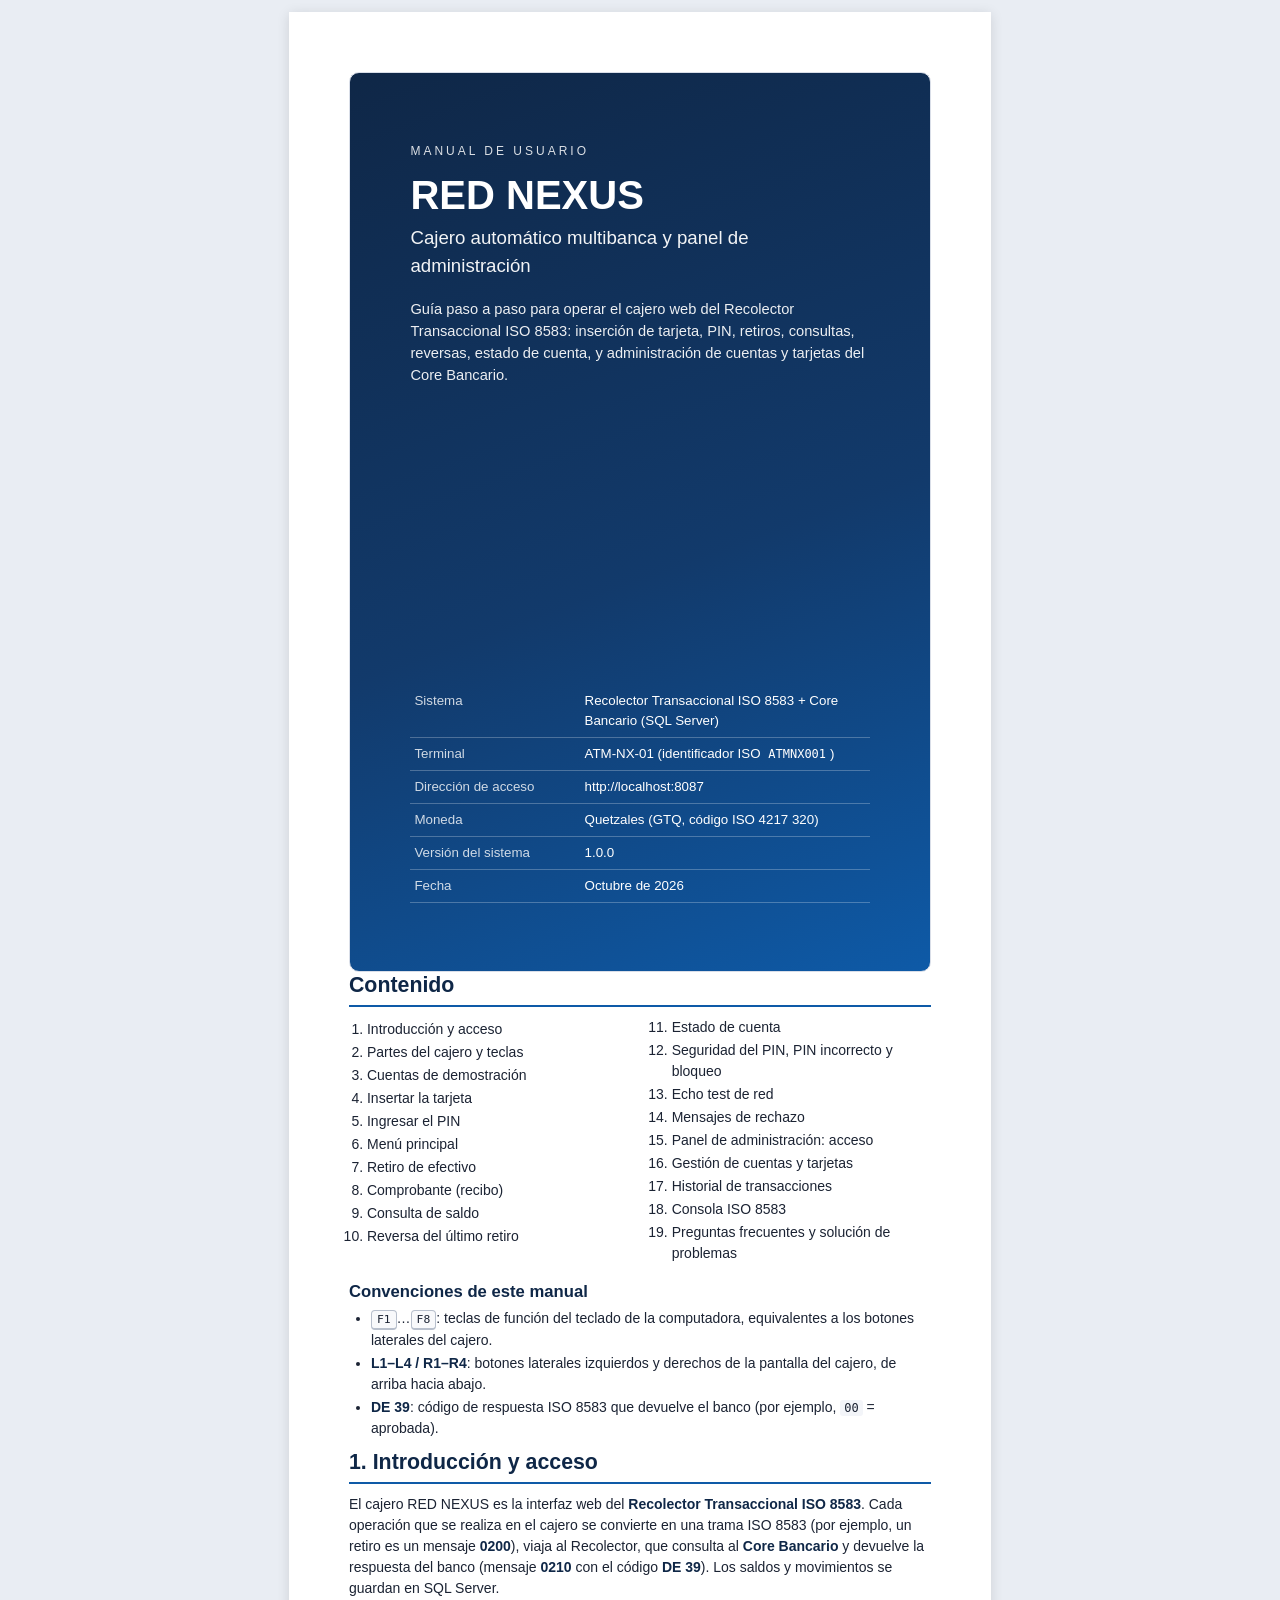
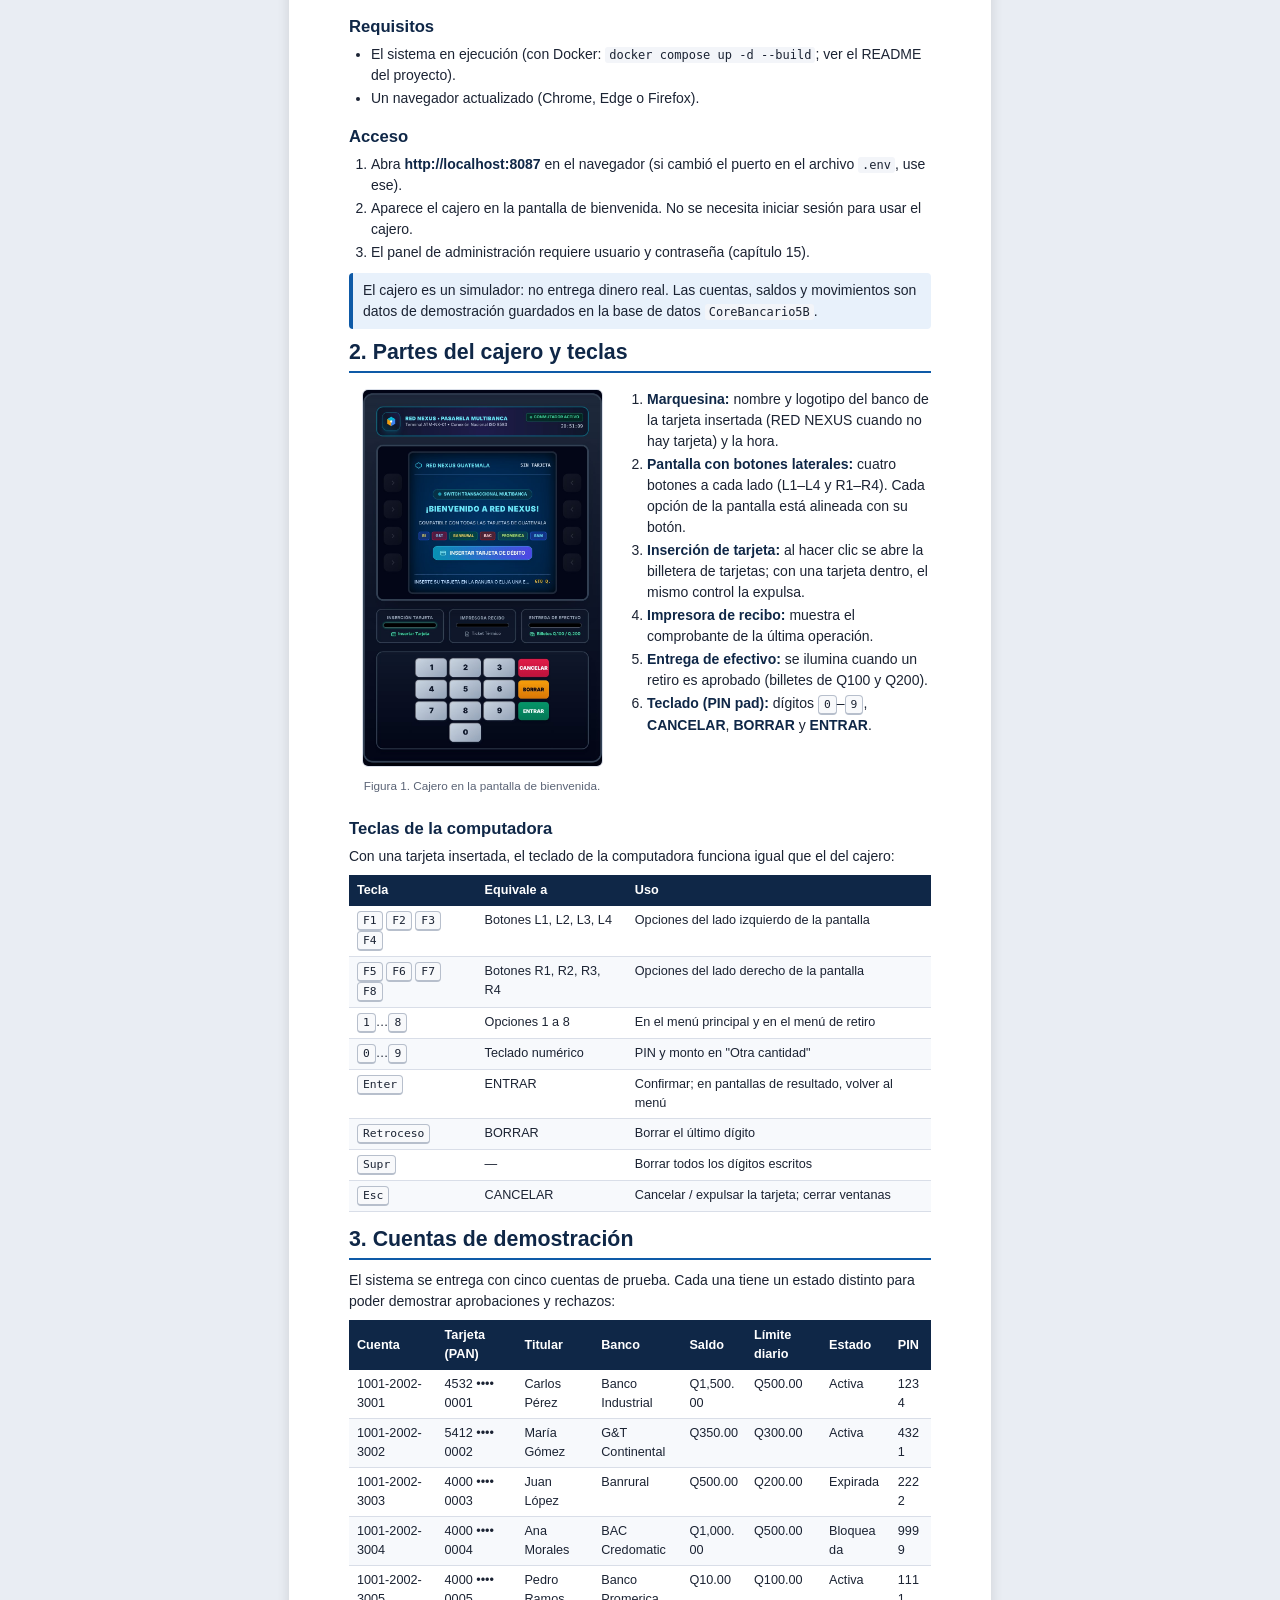
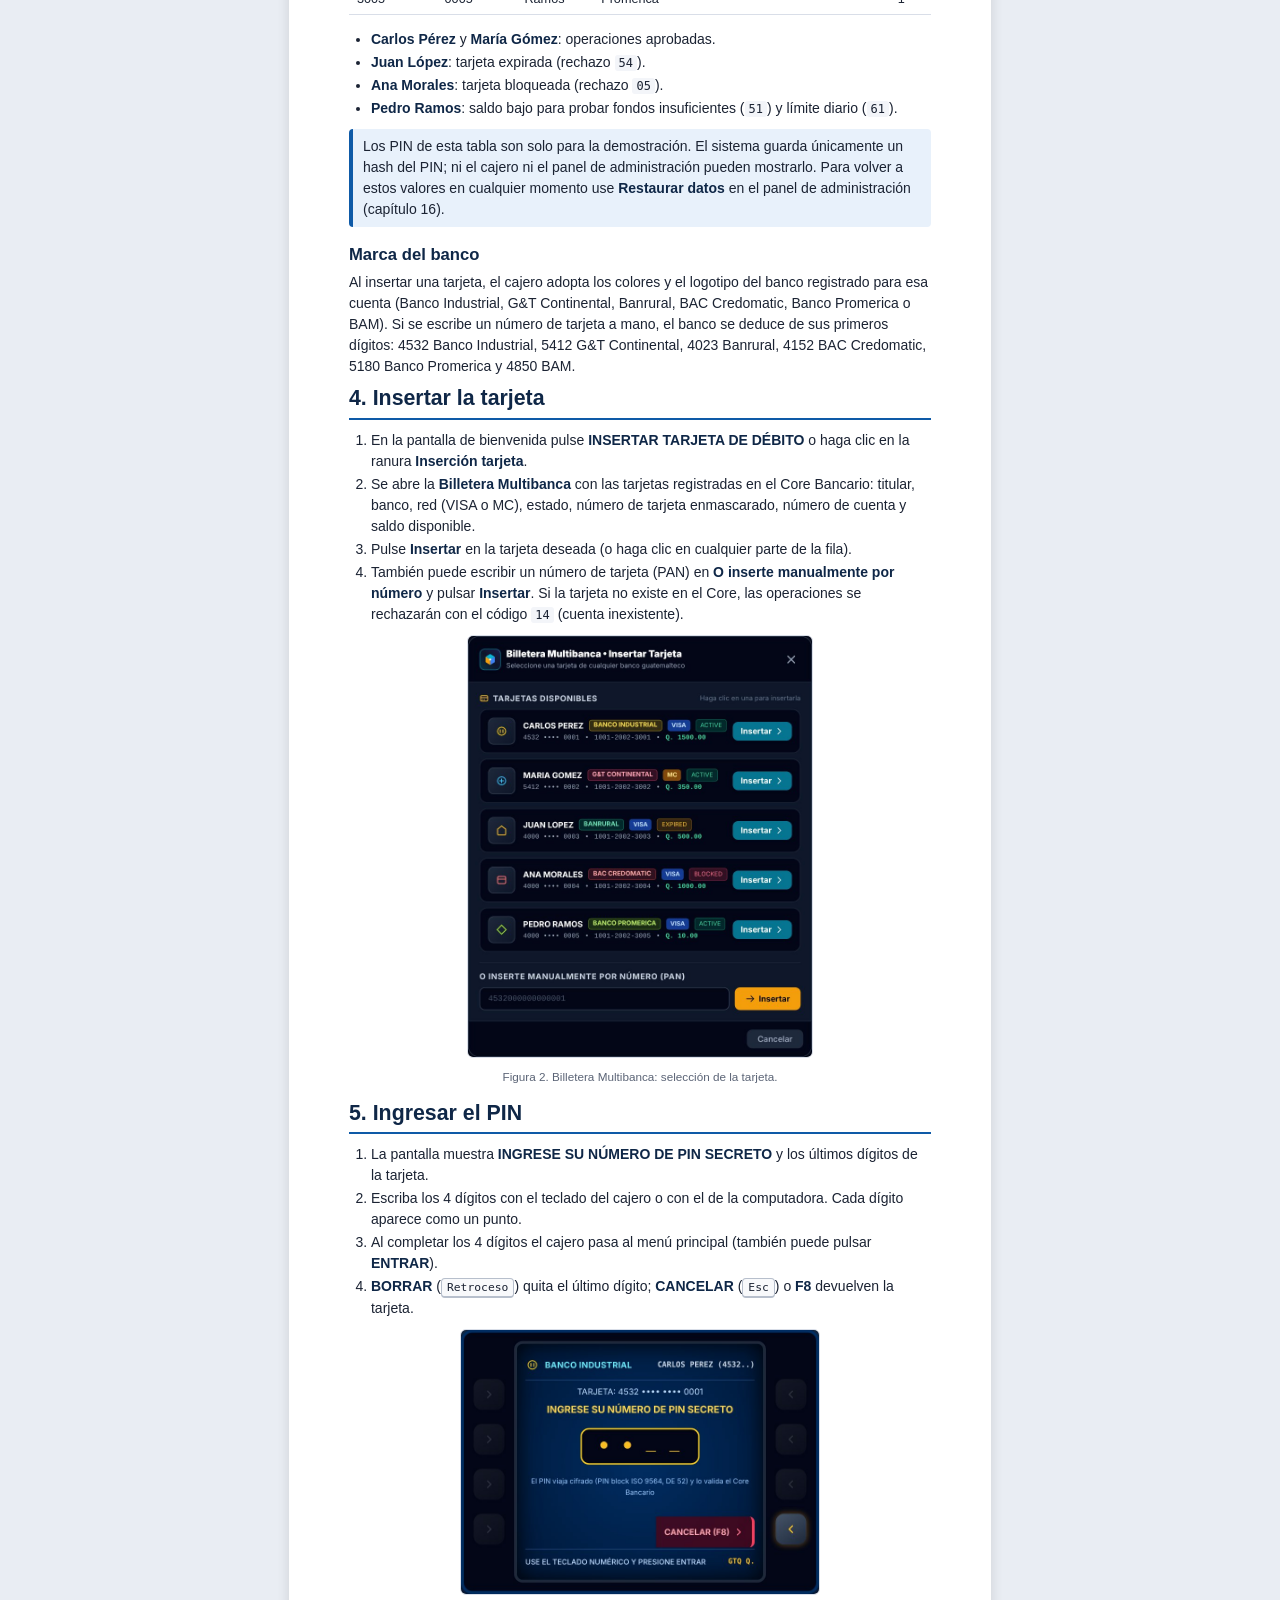
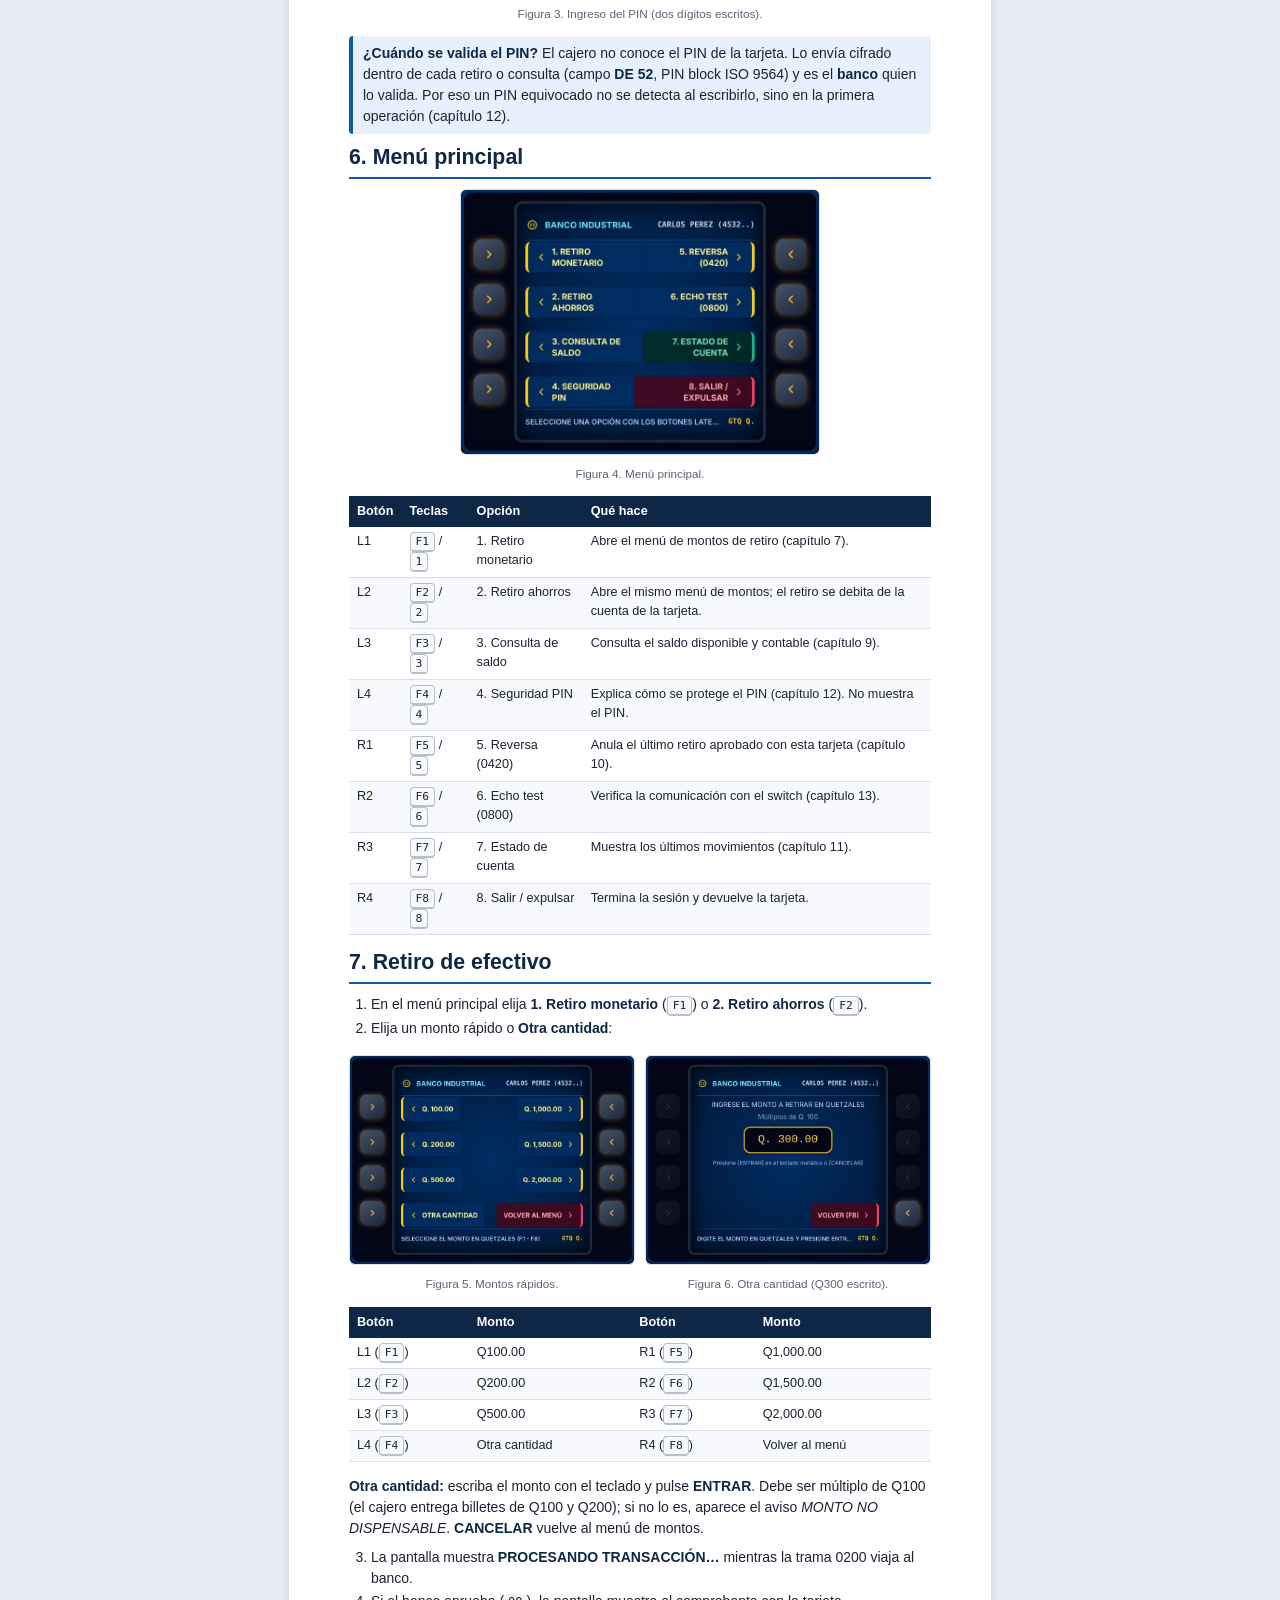
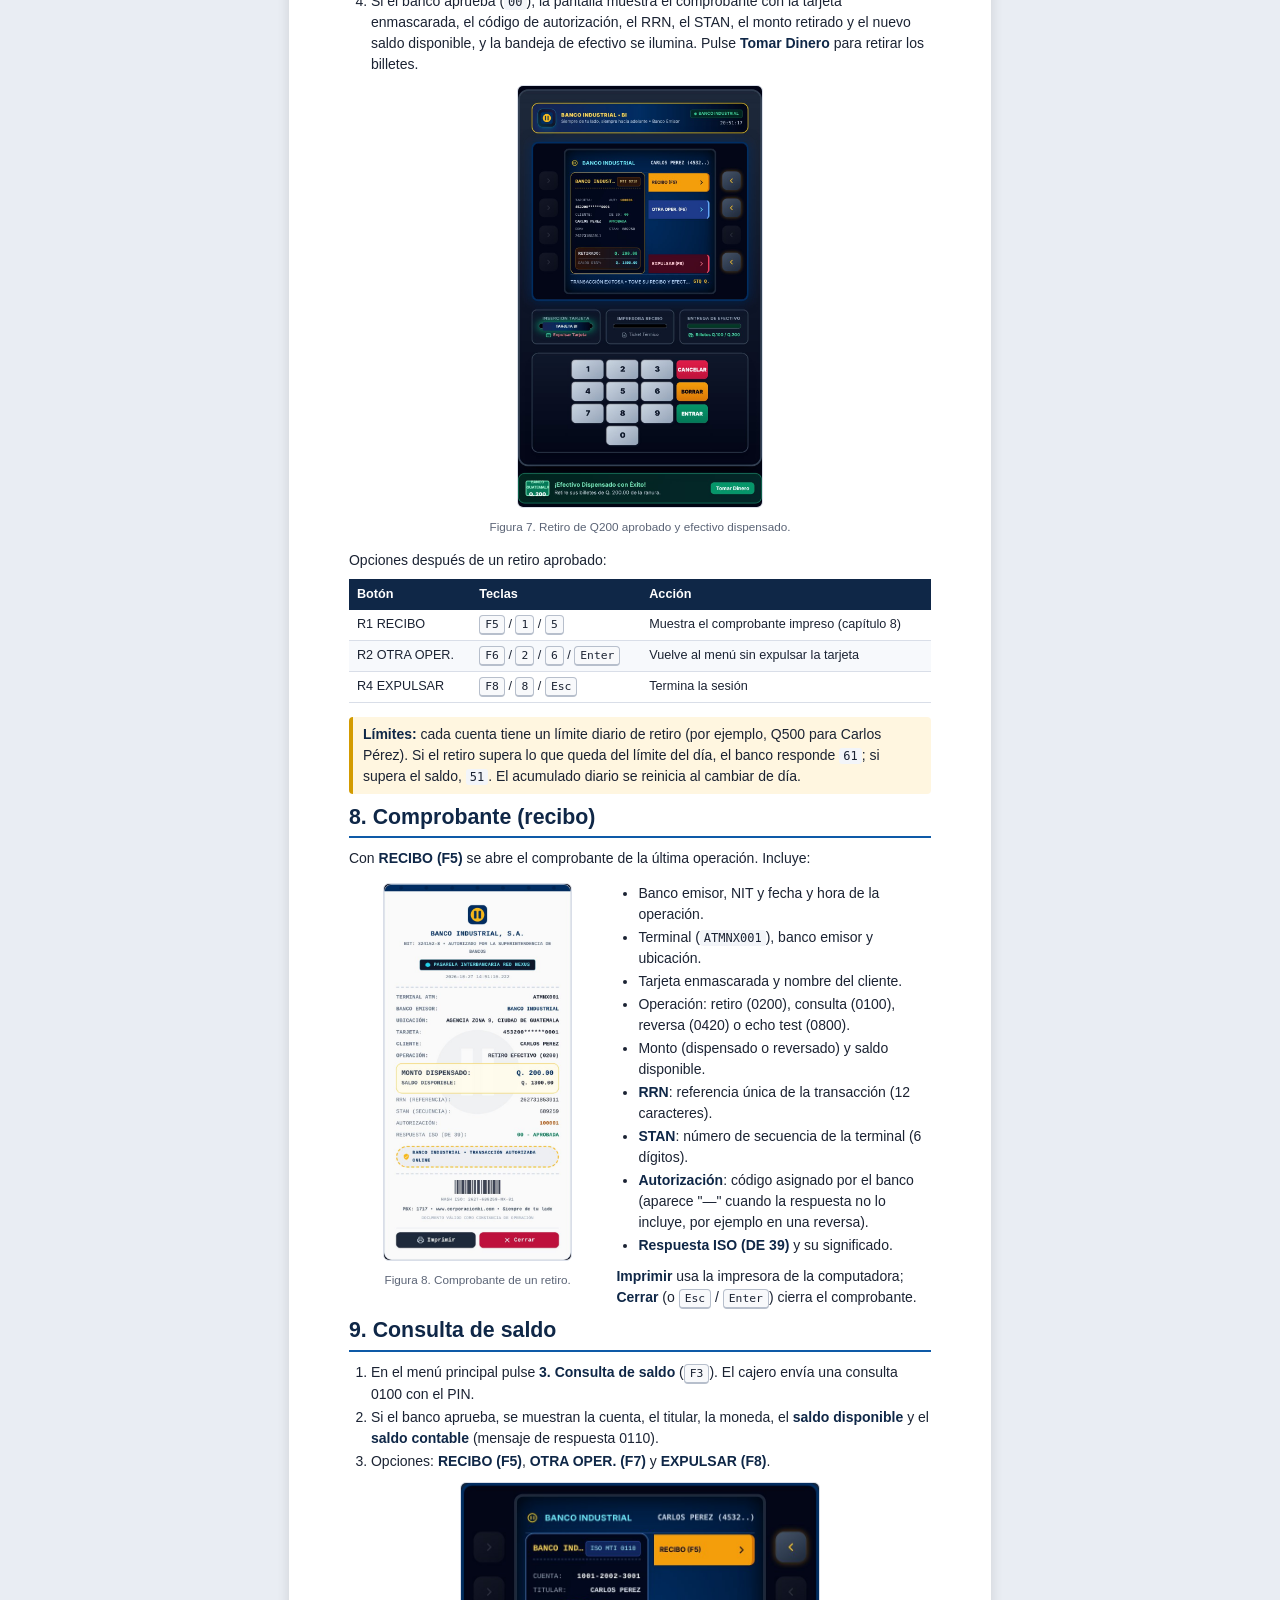
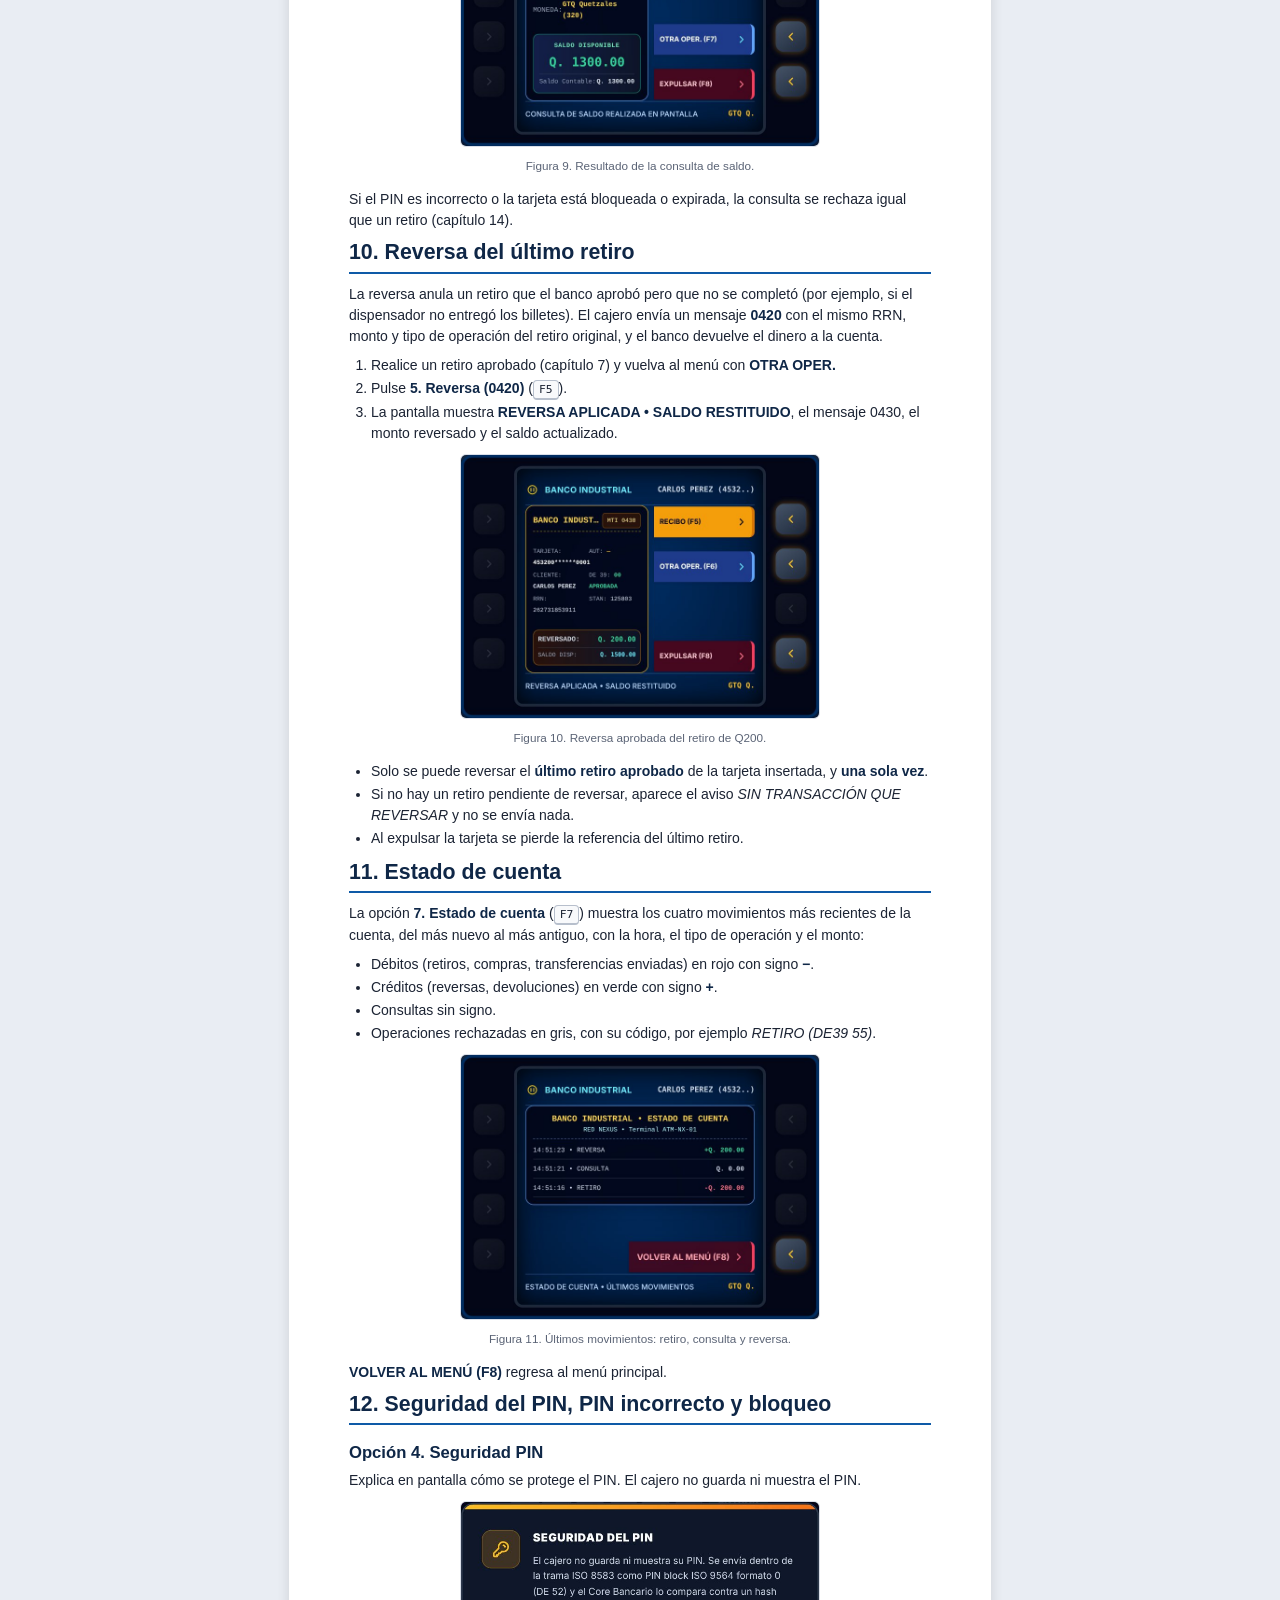
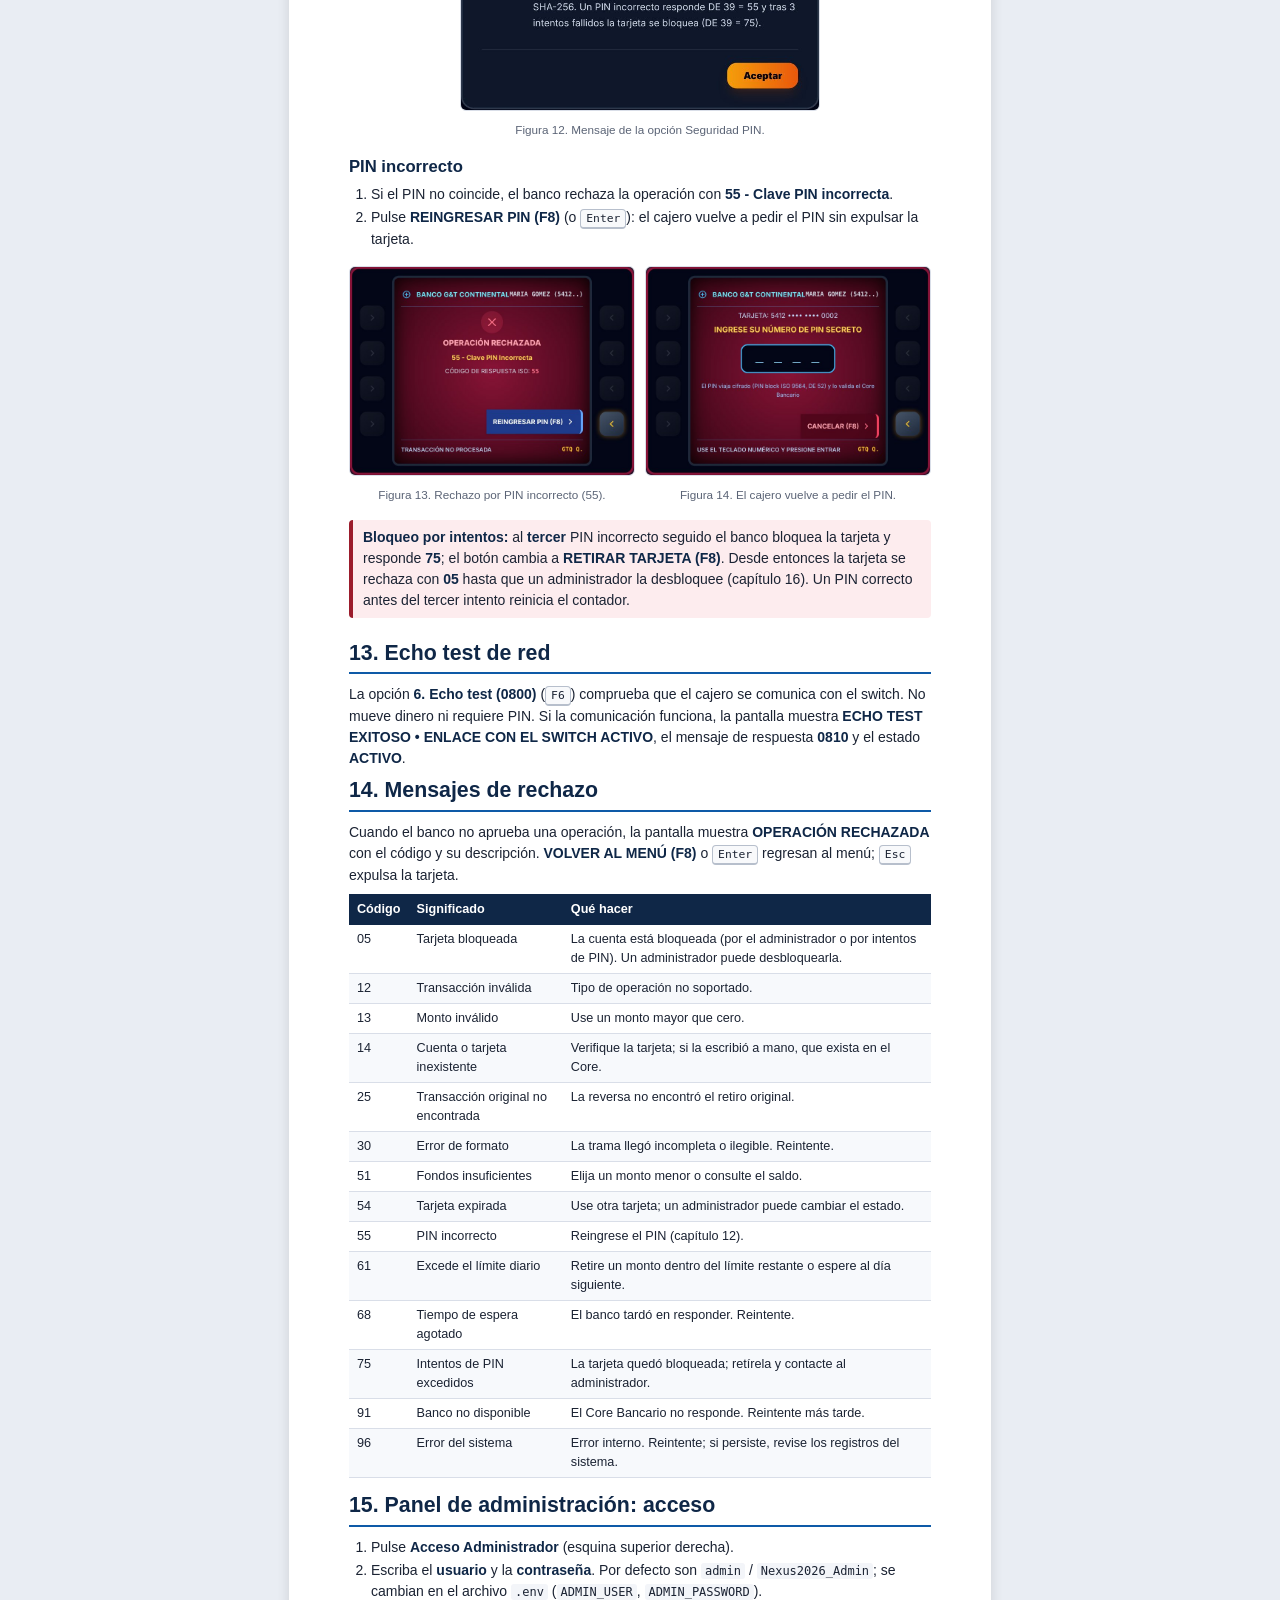
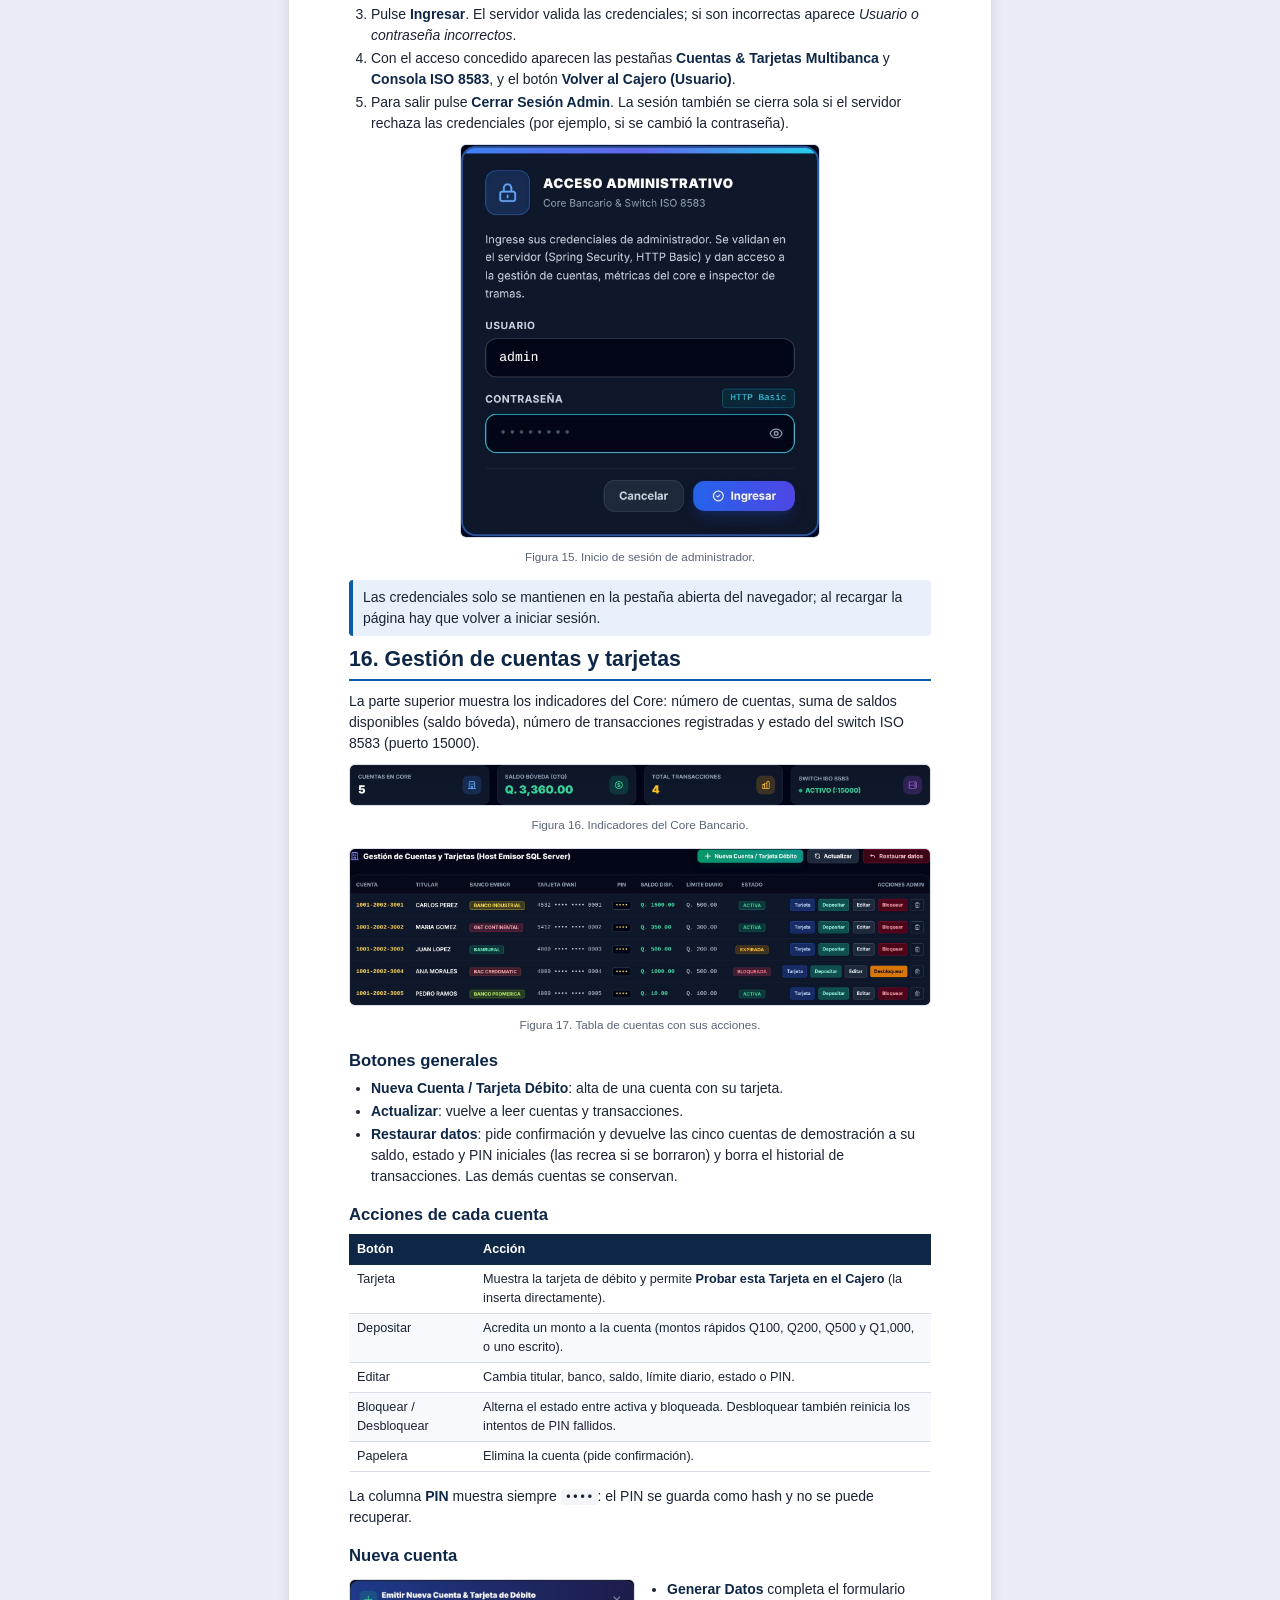
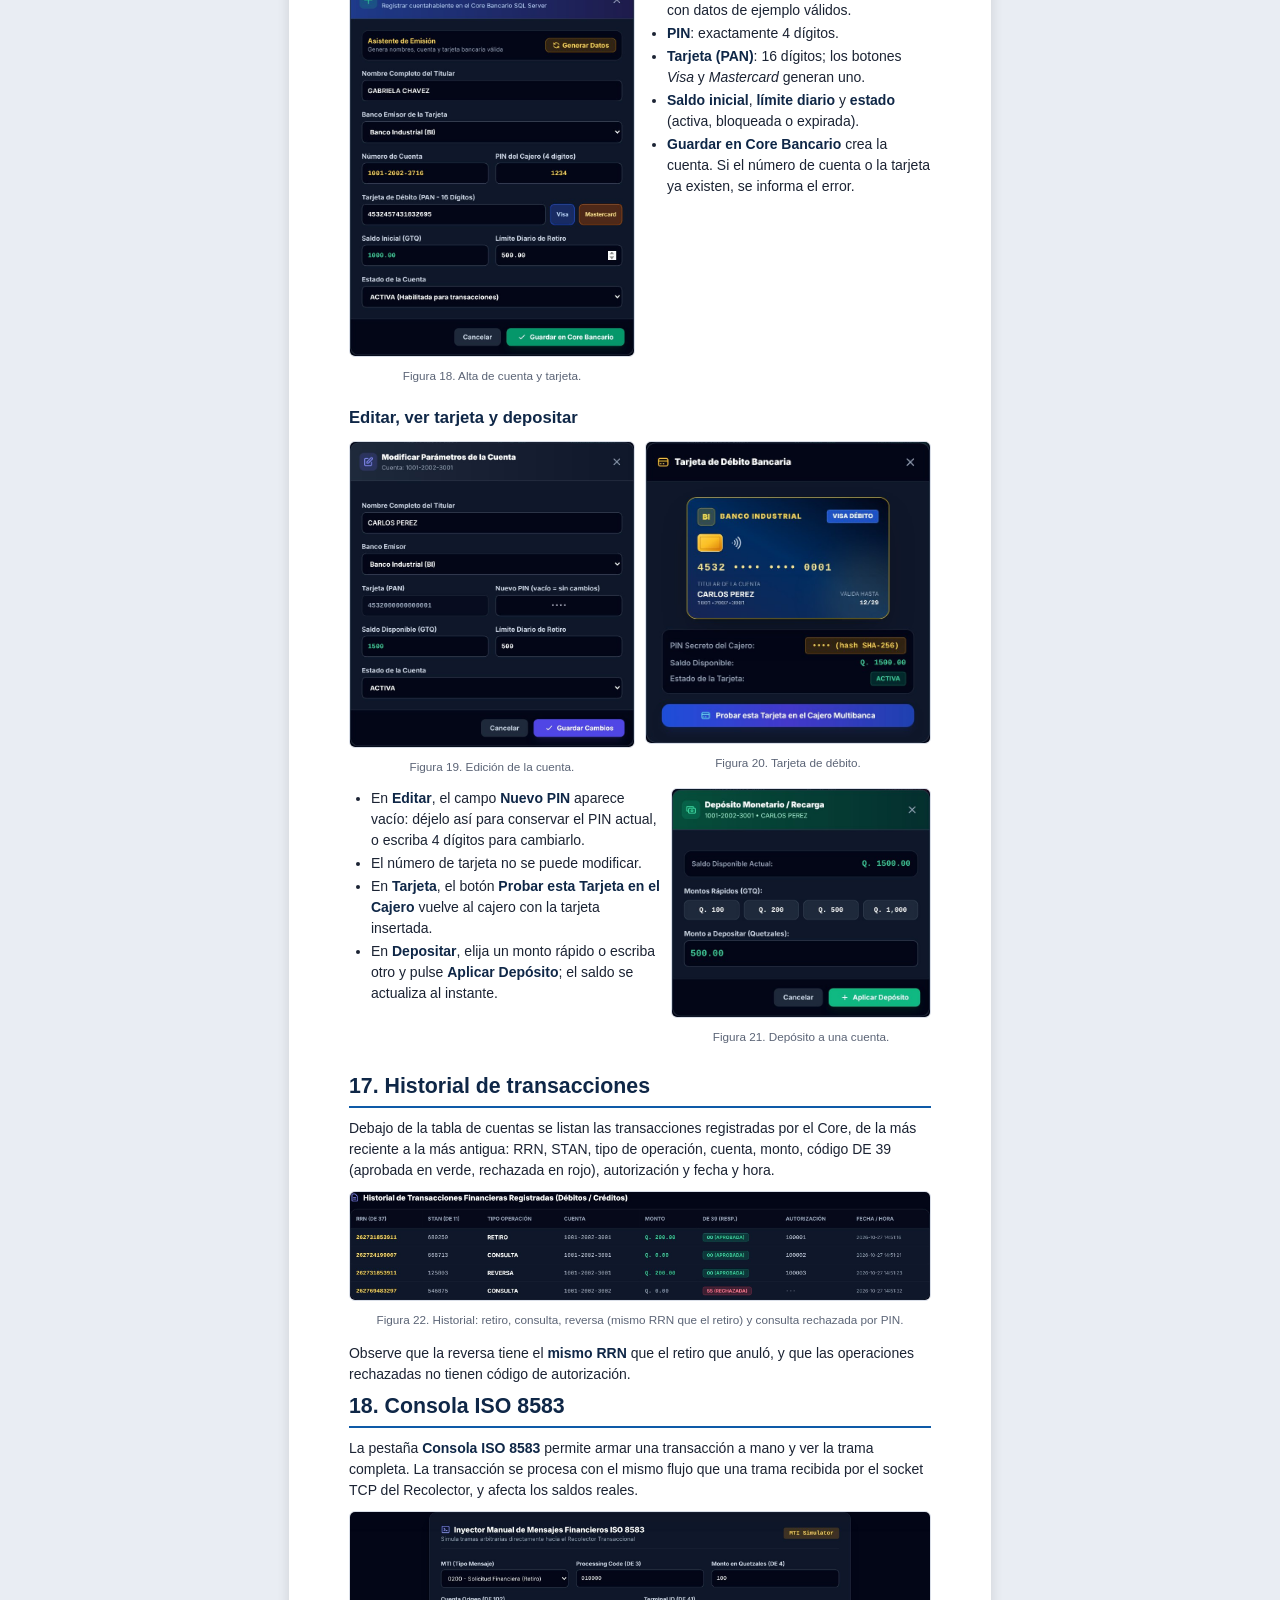
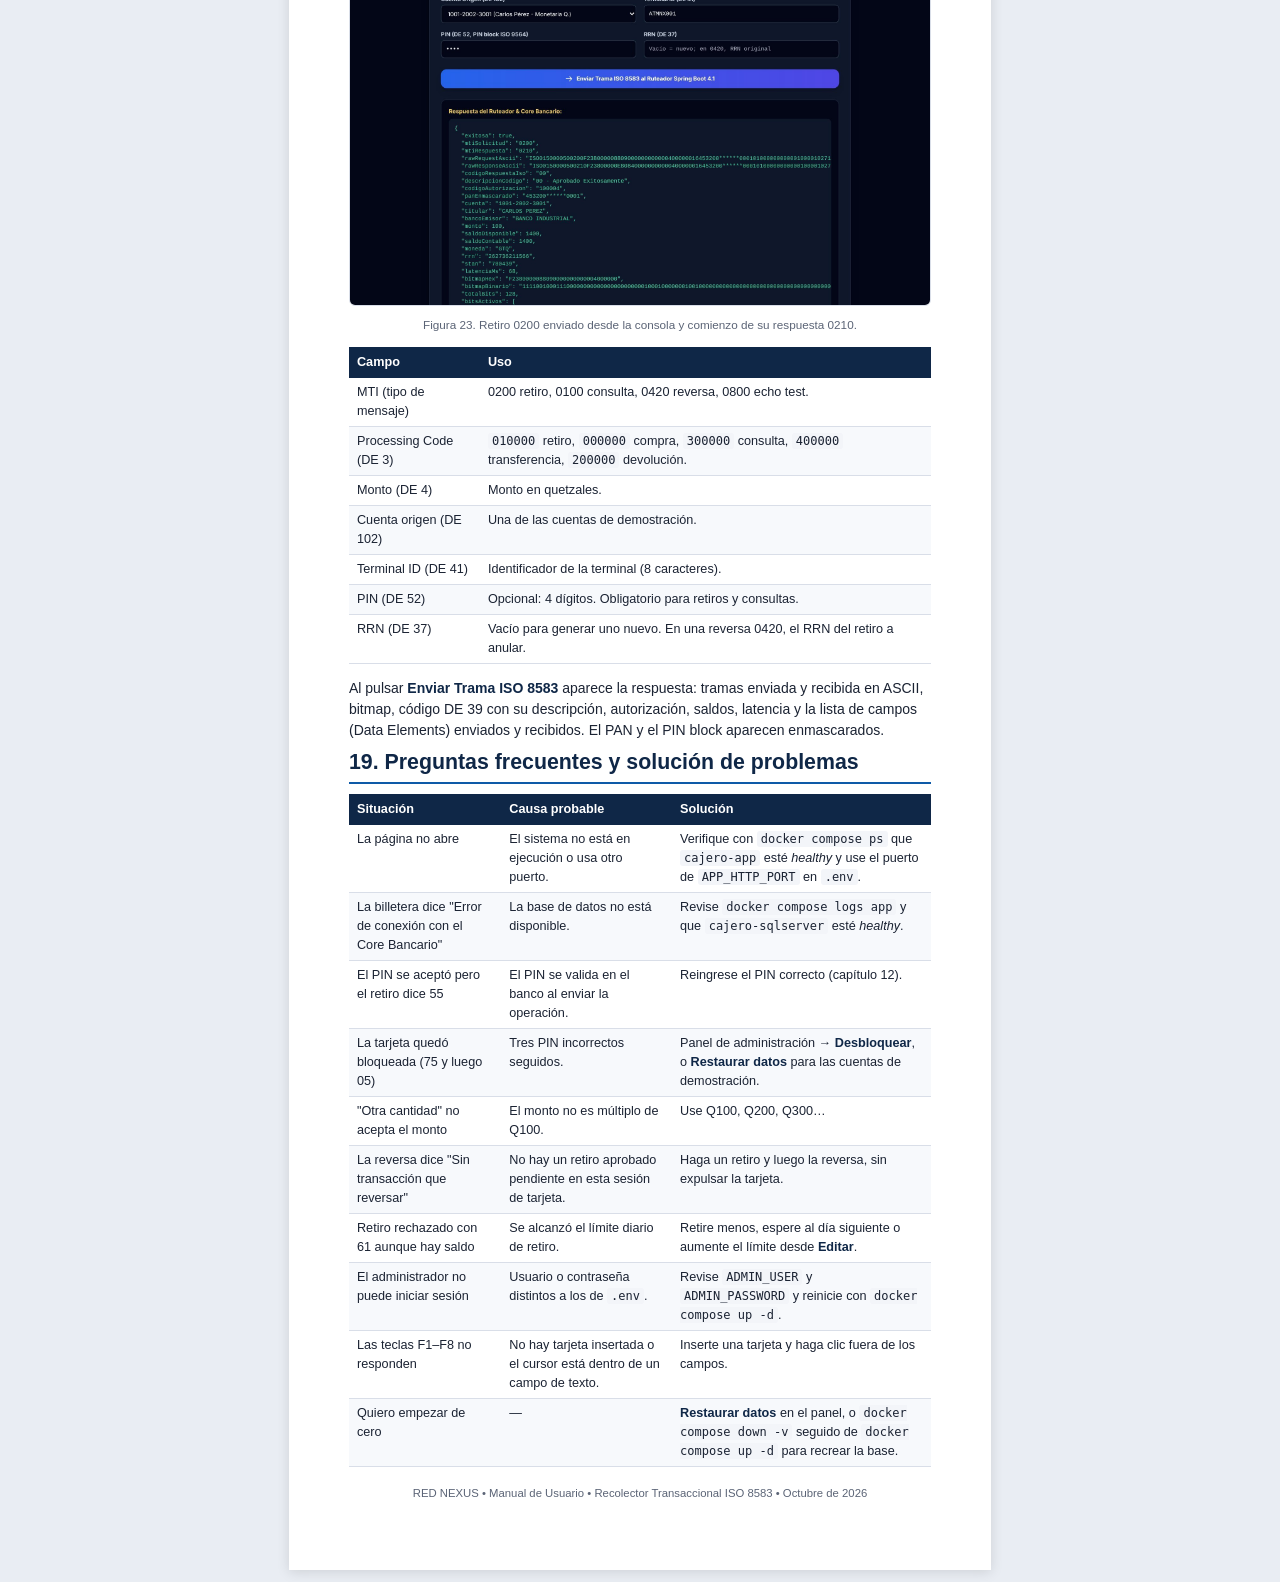
<file: docs/manuales/manual-usuario.html>
<!doctype html>
<html lang="es">
<head>
<meta charset="utf-8">
<meta name="viewport" content="width=device-width, initial-scale=1">
<title>Manual de Usuario - Cajero Automático RED NEXUS</title>
<link rel="stylesheet" href="estilo.css">
</head>
<body>
<main>

<!-- ============================================================ PORTADA -->
<div class="portada">
  <div>
    <div class="sello">Manual de usuario</div>
    <h1>RED NEXUS</h1>
    <p class="subtitulo">Cajero automático multibanca y panel de administración</p>
    <p class="resumen">Guía paso a paso para operar el cajero web del Recolector Transaccional ISO 8583:
      inserción de tarjeta, PIN, retiros, consultas, reversas, estado de cuenta, y administración de
      cuentas y tarjetas del Core Bancario.</p>
  </div>
  <table>
    <tr><td>Sistema</td><td>Recolector Transaccional ISO 8583 + Core Bancario (SQL Server)</td></tr>
    <tr><td>Terminal</td><td>ATM-NX-01 (identificador ISO <code style="background:transparent;color:#fff">ATMNX001</code>)</td></tr>
    <tr><td>Dirección de acceso</td><td>http://localhost:8087</td></tr>
    <tr><td>Moneda</td><td>Quetzales (GTQ, código ISO 4217 320)</td></tr>
    <tr><td>Versión del sistema</td><td>1.0.0</td></tr>
    <tr><td>Fecha</td><td>Octubre de 2026</td></tr>
  </table>
</div>

<!-- ============================================================ ÍNDICE -->
<section class="capitulo indice">
  <h2>Contenido</h2>
  <ol>
    <li>Introducción y acceso</li>
    <li>Partes del cajero y teclas</li>
    <li>Cuentas de demostración</li>
    <li>Insertar la tarjeta</li>
    <li>Ingresar el PIN</li>
    <li>Menú principal</li>
    <li>Retiro de efectivo</li>
    <li>Comprobante (recibo)</li>
    <li>Consulta de saldo</li>
    <li>Reversa del último retiro</li>
    <li>Estado de cuenta</li>
    <li>Seguridad del PIN, PIN incorrecto y bloqueo</li>
    <li>Echo test de red</li>
    <li>Mensajes de rechazo</li>
    <li>Panel de administración: acceso</li>
    <li>Gestión de cuentas y tarjetas</li>
    <li>Historial de transacciones</li>
    <li>Consola ISO 8583</li>
    <li>Preguntas frecuentes y solución de problemas</li>
  </ol>

  <h3>Convenciones de este manual</h3>
  <ul>
    <li><kbd>F1</kbd>…<kbd>F8</kbd>: teclas de función del teclado de la computadora, equivalentes a los botones laterales del cajero.</li>
    <li><strong>L1–L4 / R1–R4</strong>: botones laterales izquierdos y derechos de la pantalla del cajero, de arriba hacia abajo.</li>
    <li><strong>DE 39</strong>: código de respuesta ISO 8583 que devuelve el banco (por ejemplo, <code>00</code> = aprobada).</li>
  </ul>
</section>

<!-- ============================================================ 1 -->
<section class="capitulo">
  <h2>1. Introducción y acceso</h2>
  <p>El cajero RED NEXUS es la interfaz web del <strong>Recolector Transaccional ISO 8583</strong>. Cada operación que se
    realiza en el cajero se convierte en una trama ISO 8583 (por ejemplo, un retiro es un mensaje <strong>0200</strong>),
    viaja al Recolector, que consulta al <strong>Core Bancario</strong> y devuelve la respuesta del banco
    (mensaje <strong>0210</strong> con el código <strong>DE 39</strong>). Los saldos y movimientos se guardan en SQL Server.</p>

  <h3>Requisitos</h3>
  <ul>
    <li>El sistema en ejecución (con Docker: <code>docker compose up -d --build</code>; ver el README del proyecto).</li>
    <li>Un navegador actualizado (Chrome, Edge o Firefox).</li>
  </ul>

  <h3>Acceso</h3>
  <ol>
    <li>Abra <strong>http://localhost:8087</strong> en el navegador (si cambió el puerto en el archivo <code>.env</code>, use ese).</li>
    <li>Aparece el cajero en la pantalla de bienvenida. No se necesita iniciar sesión para usar el cajero.</li>
    <li>El panel de administración requiere usuario y contraseña (capítulo 15).</li>
  </ol>

  <div class="nota">El cajero es un simulador: no entrega dinero real. Las cuentas, saldos y movimientos son datos de
    demostración guardados en la base de datos <code>CoreBancario5B</code>.</div>
</section>

<!-- ============================================================ 2 -->
<section class="capitulo">
  <h2>2. Partes del cajero y teclas</h2>
  <div class="par">
    <figure>
      <img src="img/01-cajero-bienvenida.jpg" alt="Cajero en la pantalla de bienvenida">
      <figcaption>Figura 1. Cajero en la pantalla de bienvenida.</figcaption>
    </figure>
    <div style="flex:1.15">
      <ol>
        <li><strong>Marquesina:</strong> nombre y logotipo del banco de la tarjeta insertada (RED NEXUS cuando no hay tarjeta) y la hora.</li>
        <li><strong>Pantalla con botones laterales:</strong> cuatro botones a cada lado (L1–L4 y R1–R4). Cada opción de la pantalla está alineada con su botón.</li>
        <li><strong>Inserción de tarjeta:</strong> al hacer clic se abre la billetera de tarjetas; con una tarjeta dentro, el mismo control la expulsa.</li>
        <li><strong>Impresora de recibo:</strong> muestra el comprobante de la última operación.</li>
        <li><strong>Entrega de efectivo:</strong> se ilumina cuando un retiro es aprobado (billetes de Q100 y Q200).</li>
        <li><strong>Teclado (PIN pad):</strong> dígitos <kbd>0</kbd>–<kbd>9</kbd>, <strong>CANCELAR</strong>, <strong>BORRAR</strong> y <strong>ENTRAR</strong>.</li>
      </ol>
    </div>
  </div>

  <h3>Teclas de la computadora</h3>
  <p>Con una tarjeta insertada, el teclado de la computadora funciona igual que el del cajero:</p>
  <table>
    <thead><tr><th>Tecla</th><th>Equivale a</th><th>Uso</th></tr></thead>
    <tbody>
      <tr><td><kbd>F1</kbd> <kbd>F2</kbd> <kbd>F3</kbd> <kbd>F4</kbd></td><td>Botones L1, L2, L3, L4</td><td>Opciones del lado izquierdo de la pantalla</td></tr>
      <tr><td><kbd>F5</kbd> <kbd>F6</kbd> <kbd>F7</kbd> <kbd>F8</kbd></td><td>Botones R1, R2, R3, R4</td><td>Opciones del lado derecho de la pantalla</td></tr>
      <tr><td><kbd>1</kbd>…<kbd>8</kbd></td><td>Opciones 1 a 8</td><td>En el menú principal y en el menú de retiro</td></tr>
      <tr><td><kbd>0</kbd>…<kbd>9</kbd></td><td>Teclado numérico</td><td>PIN y monto en "Otra cantidad"</td></tr>
      <tr><td><kbd>Enter</kbd></td><td>ENTRAR</td><td>Confirmar; en pantallas de resultado, volver al menú</td></tr>
      <tr><td><kbd>Retroceso</kbd></td><td>BORRAR</td><td>Borrar el último dígito</td></tr>
      <tr><td><kbd>Supr</kbd></td><td>—</td><td>Borrar todos los dígitos escritos</td></tr>
      <tr><td><kbd>Esc</kbd></td><td>CANCELAR</td><td>Cancelar / expulsar la tarjeta; cerrar ventanas</td></tr>
    </tbody>
  </table>
</section>

<!-- ============================================================ 3 -->
<section class="capitulo">
  <h2>3. Cuentas de demostración</h2>
  <p>El sistema se entrega con cinco cuentas de prueba. Cada una tiene un estado distinto para poder demostrar
    aprobaciones y rechazos:</p>
  <table>
    <thead><tr><th>Cuenta</th><th>Tarjeta (PAN)</th><th>Titular</th><th>Banco</th><th>Saldo</th><th>Límite diario</th><th>Estado</th><th>PIN</th></tr></thead>
    <tbody>
      <tr><td>1001-2002-3001</td><td>4532 •••• 0001</td><td>Carlos Pérez</td><td>Banco Industrial</td><td>Q1,500.00</td><td>Q500.00</td><td>Activa</td><td>1234</td></tr>
      <tr><td>1001-2002-3002</td><td>5412 •••• 0002</td><td>María Gómez</td><td>G&amp;T Continental</td><td>Q350.00</td><td>Q300.00</td><td>Activa</td><td>4321</td></tr>
      <tr><td>1001-2002-3003</td><td>4000 •••• 0003</td><td>Juan López</td><td>Banrural</td><td>Q500.00</td><td>Q200.00</td><td>Expirada</td><td>2222</td></tr>
      <tr><td>1001-2002-3004</td><td>4000 •••• 0004</td><td>Ana Morales</td><td>BAC Credomatic</td><td>Q1,000.00</td><td>Q500.00</td><td>Bloqueada</td><td>9999</td></tr>
      <tr><td>1001-2002-3005</td><td>4000 •••• 0005</td><td>Pedro Ramos</td><td>Banco Promerica</td><td>Q10.00</td><td>Q100.00</td><td>Activa</td><td>1111</td></tr>
    </tbody>
  </table>
  <ul>
    <li><strong>Carlos Pérez</strong> y <strong>María Gómez</strong>: operaciones aprobadas.</li>
    <li><strong>Juan López</strong>: tarjeta expirada (rechazo <code>54</code>).</li>
    <li><strong>Ana Morales</strong>: tarjeta bloqueada (rechazo <code>05</code>).</li>
    <li><strong>Pedro Ramos</strong>: saldo bajo para probar fondos insuficientes (<code>51</code>) y límite diario (<code>61</code>).</li>
  </ul>
  <div class="nota">Los PIN de esta tabla son solo para la demostración. El sistema guarda únicamente un hash del PIN; ni el
    cajero ni el panel de administración pueden mostrarlo. Para volver a estos valores en cualquier momento use
    <strong>Restaurar datos</strong> en el panel de administración (capítulo 16).</div>

  <h3>Marca del banco</h3>
  <p>Al insertar una tarjeta, el cajero adopta los colores y el logotipo del banco registrado para esa cuenta
    (Banco Industrial, G&amp;T Continental, Banrural, BAC Credomatic, Banco Promerica o BAM). Si se escribe un número de
    tarjeta a mano, el banco se deduce de sus primeros dígitos: 4532 Banco Industrial, 5412 G&amp;T Continental,
    4023 Banrural, 4152 BAC Credomatic, 5180 Banco Promerica y 4850 BAM.</p>
</section>

<!-- ============================================================ 4 -->
<section class="capitulo">
  <h2>4. Insertar la tarjeta</h2>
  <ol>
    <li>En la pantalla de bienvenida pulse <strong>INSERTAR TARJETA DE DÉBITO</strong> o haga clic en la ranura
      <strong>Inserción tarjeta</strong>.</li>
    <li>Se abre la <strong>Billetera Multibanca</strong> con las tarjetas registradas en el Core Bancario: titular, banco, red
      (VISA o MC), estado, número de tarjeta enmascarado, número de cuenta y saldo disponible.</li>
    <li>Pulse <strong>Insertar</strong> en la tarjeta deseada (o haga clic en cualquier parte de la fila).</li>
    <li>También puede escribir un número de tarjeta (PAN) en <strong>O inserte manualmente por número</strong> y pulsar
      <strong>Insertar</strong>. Si la tarjeta no existe en el Core, las operaciones se rechazarán con el código
      <code>14</code> (cuenta inexistente).</li>
  </ol>
  <figure class="media">
    <img src="img/02-seleccion-tarjeta.jpg" alt="Billetera de tarjetas">
    <figcaption>Figura 2. Billetera Multibanca: selección de la tarjeta.</figcaption>
  </figure>
</section>

<!-- ============================================================ 5 -->
<section class="capitulo">
  <h2>5. Ingresar el PIN</h2>
  <ol>
    <li>La pantalla muestra <strong>INGRESE SU NÚMERO DE PIN SECRETO</strong> y los últimos dígitos de la tarjeta.</li>
    <li>Escriba los 4 dígitos con el teclado del cajero o con el de la computadora. Cada dígito aparece como un punto.</li>
    <li>Al completar los 4 dígitos el cajero pasa al menú principal (también puede pulsar <strong>ENTRAR</strong>).</li>
    <li><strong>BORRAR</strong> (<kbd>Retroceso</kbd>) quita el último dígito; <strong>CANCELAR</strong> (<kbd>Esc</kbd>) o
      <strong>F8</strong> devuelven la tarjeta.</li>
  </ol>
  <figure class="media">
    <img src="img/03-ingreso-pin.jpg" alt="Pantalla de ingreso de PIN">
    <figcaption>Figura 3. Ingreso del PIN (dos dígitos escritos).</figcaption>
  </figure>
  <div class="nota"><strong>¿Cuándo se valida el PIN?</strong> El cajero no conoce el PIN de la tarjeta. Lo envía cifrado
    dentro de cada retiro o consulta (campo <strong>DE 52</strong>, PIN block ISO 9564) y es el <strong>banco</strong>
    quien lo valida. Por eso un PIN equivocado no se detecta al escribirlo, sino en la primera operación (capítulo 12).</div>
</section>

<!-- ============================================================ 6 -->
<section class="capitulo">
  <h2>6. Menú principal</h2>
  <figure class="media">
    <img src="img/04-menu-principal.jpg" alt="Menú principal">
    <figcaption>Figura 4. Menú principal.</figcaption>
  </figure>
  <table>
    <thead><tr><th>Botón</th><th>Teclas</th><th>Opción</th><th>Qué hace</th></tr></thead>
    <tbody>
      <tr><td>L1</td><td><kbd>F1</kbd> / <kbd>1</kbd></td><td>1. Retiro monetario</td><td>Abre el menú de montos de retiro (capítulo 7).</td></tr>
      <tr><td>L2</td><td><kbd>F2</kbd> / <kbd>2</kbd></td><td>2. Retiro ahorros</td><td>Abre el mismo menú de montos; el retiro se debita de la cuenta de la tarjeta.</td></tr>
      <tr><td>L3</td><td><kbd>F3</kbd> / <kbd>3</kbd></td><td>3. Consulta de saldo</td><td>Consulta el saldo disponible y contable (capítulo 9).</td></tr>
      <tr><td>L4</td><td><kbd>F4</kbd> / <kbd>4</kbd></td><td>4. Seguridad PIN</td><td>Explica cómo se protege el PIN (capítulo 12). No muestra el PIN.</td></tr>
      <tr><td>R1</td><td><kbd>F5</kbd> / <kbd>5</kbd></td><td>5. Reversa (0420)</td><td>Anula el último retiro aprobado con esta tarjeta (capítulo 10).</td></tr>
      <tr><td>R2</td><td><kbd>F6</kbd> / <kbd>6</kbd></td><td>6. Echo test (0800)</td><td>Verifica la comunicación con el switch (capítulo 13).</td></tr>
      <tr><td>R3</td><td><kbd>F7</kbd> / <kbd>7</kbd></td><td>7. Estado de cuenta</td><td>Muestra los últimos movimientos (capítulo 11).</td></tr>
      <tr><td>R4</td><td><kbd>F8</kbd> / <kbd>8</kbd></td><td>8. Salir / expulsar</td><td>Termina la sesión y devuelve la tarjeta.</td></tr>
    </tbody>
  </table>
</section>

<!-- ============================================================ 7 -->
<section class="capitulo">
  <h2>7. Retiro de efectivo</h2>
  <ol>
    <li>En el menú principal elija <strong>1. Retiro monetario</strong> (<kbd>F1</kbd>) o <strong>2. Retiro ahorros</strong> (<kbd>F2</kbd>).</li>
    <li>Elija un monto rápido o <strong>Otra cantidad</strong>:</li>
  </ol>
  <div class="par">
    <figure>
      <img src="img/05-menu-retiro.jpg" alt="Menú de montos">
      <figcaption>Figura 5. Montos rápidos.</figcaption>
    </figure>
    <figure>
      <img src="img/06-otra-cantidad.jpg" alt="Otra cantidad">
      <figcaption>Figura 6. Otra cantidad (Q300 escrito).</figcaption>
    </figure>
  </div>
  <table>
    <thead><tr><th>Botón</th><th>Monto</th><th>Botón</th><th>Monto</th></tr></thead>
    <tbody>
      <tr><td>L1 (<kbd>F1</kbd>)</td><td>Q100.00</td><td>R1 (<kbd>F5</kbd>)</td><td>Q1,000.00</td></tr>
      <tr><td>L2 (<kbd>F2</kbd>)</td><td>Q200.00</td><td>R2 (<kbd>F6</kbd>)</td><td>Q1,500.00</td></tr>
      <tr><td>L3 (<kbd>F3</kbd>)</td><td>Q500.00</td><td>R3 (<kbd>F7</kbd>)</td><td>Q2,000.00</td></tr>
      <tr><td>L4 (<kbd>F4</kbd>)</td><td>Otra cantidad</td><td>R4 (<kbd>F8</kbd>)</td><td>Volver al menú</td></tr>
    </tbody>
  </table>
  <p><strong>Otra cantidad:</strong> escriba el monto con el teclado y pulse <strong>ENTRAR</strong>. Debe ser múltiplo de
    Q100 (el cajero entrega billetes de Q100 y Q200); si no lo es, aparece el aviso <em>MONTO NO DISPENSABLE</em>.
    <strong>CANCELAR</strong> vuelve al menú de montos.</p>

  <ol start="3">
    <li>La pantalla muestra <strong>PROCESANDO TRANSACCIÓN…</strong> mientras la trama 0200 viaja al banco.</li>
    <li>Si el banco aprueba (<code>00</code>), la pantalla muestra el comprobante con la tarjeta enmascarada, el código de
      autorización, el RRN, el STAN, el monto retirado y el nuevo saldo disponible, y la bandeja de efectivo se ilumina.
      Pulse <strong>Tomar Dinero</strong> para retirar los billetes.</li>
  </ol>
  <figure class="media">
    <img src="img/07-retiro-aprobado.jpg" alt="Retiro aprobado">
    <figcaption>Figura 7. Retiro de Q200 aprobado y efectivo dispensado.</figcaption>
  </figure>
  <p>Opciones después de un retiro aprobado:</p>
  <table>
    <thead><tr><th>Botón</th><th>Teclas</th><th>Acción</th></tr></thead>
    <tbody>
      <tr><td>R1 RECIBO</td><td><kbd>F5</kbd> / <kbd>1</kbd> / <kbd>5</kbd></td><td>Muestra el comprobante impreso (capítulo 8)</td></tr>
      <tr><td>R2 OTRA OPER.</td><td><kbd>F6</kbd> / <kbd>2</kbd> / <kbd>6</kbd> / <kbd>Enter</kbd></td><td>Vuelve al menú sin expulsar la tarjeta</td></tr>
      <tr><td>R4 EXPULSAR</td><td><kbd>F8</kbd> / <kbd>8</kbd> / <kbd>Esc</kbd></td><td>Termina la sesión</td></tr>
    </tbody>
  </table>
  <div class="aviso"><strong>Límites:</strong> cada cuenta tiene un límite diario de retiro (por ejemplo, Q500 para Carlos Pérez).
    Si el retiro supera lo que queda del límite del día, el banco responde <code>61</code>; si supera el saldo, <code>51</code>.
    El acumulado diario se reinicia al cambiar de día.</div>
</section>

<!-- ============================================================ 8 -->
<section class="capitulo">
  <h2>8. Comprobante (recibo)</h2>
  <p>Con <strong>RECIBO (F5)</strong> se abre el comprobante de la última operación. Incluye:</p>
  <div class="par">
    <figure class="chica" style="flex:0.9">
      <img src="img/08-recibo.jpg" alt="Recibo térmico" style="max-width:100%">
      <figcaption>Figura 8. Comprobante de un retiro.</figcaption>
    </figure>
    <div style="flex:1.1">
      <ul>
        <li>Banco emisor, NIT y fecha y hora de la operación.</li>
        <li>Terminal (<code>ATMNX001</code>), banco emisor y ubicación.</li>
        <li>Tarjeta enmascarada y nombre del cliente.</li>
        <li>Operación: retiro (0200), consulta (0100), reversa (0420) o echo test (0800).</li>
        <li>Monto (dispensado o reversado) y saldo disponible.</li>
        <li><strong>RRN</strong>: referencia única de la transacción (12 caracteres).</li>
        <li><strong>STAN</strong>: número de secuencia de la terminal (6 dígitos).</li>
        <li><strong>Autorización</strong>: código asignado por el banco (aparece "—" cuando la respuesta no lo incluye, por ejemplo en una reversa).</li>
        <li><strong>Respuesta ISO (DE 39)</strong> y su significado.</li>
      </ul>
      <p><strong>Imprimir</strong> usa la impresora de la computadora; <strong>Cerrar</strong> (o <kbd>Esc</kbd> / <kbd>Enter</kbd>) cierra el comprobante.</p>
    </div>
  </div>
</section>

<!-- ============================================================ 9 -->
<section class="capitulo">
  <h2>9. Consulta de saldo</h2>
  <ol>
    <li>En el menú principal pulse <strong>3. Consulta de saldo</strong> (<kbd>F3</kbd>). El cajero envía una consulta 0100 con el PIN.</li>
    <li>Si el banco aprueba, se muestran la cuenta, el titular, la moneda, el <strong>saldo disponible</strong> y el
      <strong>saldo contable</strong> (mensaje de respuesta 0110).</li>
    <li>Opciones: <strong>RECIBO (F5)</strong>, <strong>OTRA OPER. (F7)</strong> y <strong>EXPULSAR (F8)</strong>.</li>
  </ol>
  <figure class="media">
    <img src="img/09-consulta-saldo.jpg" alt="Consulta de saldo">
    <figcaption>Figura 9. Resultado de la consulta de saldo.</figcaption>
  </figure>
  <p>Si el PIN es incorrecto o la tarjeta está bloqueada o expirada, la consulta se rechaza igual que un retiro (capítulo 14).</p>
</section>

<!-- ============================================================ 10 -->
<section class="capitulo">
  <h2>10. Reversa del último retiro</h2>
  <p>La reversa anula un retiro que el banco aprobó pero que no se completó (por ejemplo, si el dispensador no entregó
    los billetes). El cajero envía un mensaje <strong>0420</strong> con el mismo RRN, monto y tipo de operación del retiro
    original, y el banco devuelve el dinero a la cuenta.</p>
  <ol>
    <li>Realice un retiro aprobado (capítulo 7) y vuelva al menú con <strong>OTRA OPER.</strong></li>
    <li>Pulse <strong>5. Reversa (0420)</strong> (<kbd>F5</kbd>).</li>
    <li>La pantalla muestra <strong>REVERSA APLICADA • SALDO RESTITUIDO</strong>, el mensaje 0430, el monto reversado y el saldo actualizado.</li>
  </ol>
  <figure class="media">
    <img src="img/10-reversa.jpg" alt="Reversa aplicada">
    <figcaption>Figura 10. Reversa aprobada del retiro de Q200.</figcaption>
  </figure>
  <ul>
    <li>Solo se puede reversar el <strong>último retiro aprobado</strong> de la tarjeta insertada, y <strong>una sola vez</strong>.</li>
    <li>Si no hay un retiro pendiente de reversar, aparece el aviso <em>SIN TRANSACCIÓN QUE REVERSAR</em> y no se envía nada.</li>
    <li>Al expulsar la tarjeta se pierde la referencia del último retiro.</li>
  </ul>
</section>

<!-- ============================================================ 11 -->
<section class="capitulo">
  <h2>11. Estado de cuenta</h2>
  <p>La opción <strong>7. Estado de cuenta</strong> (<kbd>F7</kbd>) muestra los cuatro movimientos más recientes de la
    cuenta, del más nuevo al más antiguo, con la hora, el tipo de operación y el monto:</p>
  <ul>
    <li>Débitos (retiros, compras, transferencias enviadas) en rojo con signo <strong>−</strong>.</li>
    <li>Créditos (reversas, devoluciones) en verde con signo <strong>+</strong>.</li>
    <li>Consultas sin signo.</li>
    <li>Operaciones rechazadas en gris, con su código, por ejemplo <em>RETIRO (DE39 55)</em>.</li>
  </ul>
  <figure class="media">
    <img src="img/11-estado-cuenta.jpg" alt="Estado de cuenta">
    <figcaption>Figura 11. Últimos movimientos: retiro, consulta y reversa.</figcaption>
  </figure>
  <p><strong>VOLVER AL MENÚ (F8)</strong> regresa al menú principal.</p>
</section>

<!-- ============================================================ 12 -->
<section class="capitulo">
  <h2>12. Seguridad del PIN, PIN incorrecto y bloqueo</h2>
  <h3>Opción 4. Seguridad PIN</h3>
  <p>Explica en pantalla cómo se protege el PIN. El cajero no guarda ni muestra el PIN.</p>
  <figure class="media">
    <img src="img/12-seguridad-pin.jpg" alt="Seguridad del PIN">
    <figcaption>Figura 12. Mensaje de la opción Seguridad PIN.</figcaption>
  </figure>

  <h3>PIN incorrecto</h3>
  <ol>
    <li>Si el PIN no coincide, el banco rechaza la operación con <strong>55 - Clave PIN incorrecta</strong>.</li>
    <li>Pulse <strong>REINGRESAR PIN (F8)</strong> (o <kbd>Enter</kbd>): el cajero vuelve a pedir el PIN sin expulsar la tarjeta.</li>
  </ol>
  <div class="par">
    <figure>
      <img src="img/13-pin-incorrecto.jpg" alt="PIN incorrecto">
      <figcaption>Figura 13. Rechazo por PIN incorrecto (55).</figcaption>
    </figure>
    <figure>
      <img src="img/14-reingreso-pin.jpg" alt="Reingreso del PIN">
      <figcaption>Figura 14. El cajero vuelve a pedir el PIN.</figcaption>
    </figure>
  </div>
  <div class="peligro"><strong>Bloqueo por intentos:</strong> al <strong>tercer</strong> PIN incorrecto seguido el banco bloquea la
    tarjeta y responde <strong>75</strong>; el botón cambia a <strong>RETIRAR TARJETA (F8)</strong>. Desde entonces la
    tarjeta se rechaza con <strong>05</strong> hasta que un administrador la desbloquee (capítulo 16). Un PIN correcto antes
    del tercer intento reinicia el contador.</div>
</section>

<!-- ============================================================ 13 -->
<section class="seccion">
  <h2>13. Echo test de red</h2>
  <p>La opción <strong>6. Echo test (0800)</strong> (<kbd>F6</kbd>) comprueba que el cajero se comunica con el switch.
    No mueve dinero ni requiere PIN. Si la comunicación funciona, la pantalla muestra <strong>ECHO TEST EXITOSO • ENLACE CON EL
    SWITCH ACTIVO</strong>, el mensaje de respuesta <strong>0810</strong> y el estado <strong>ACTIVO</strong>.</p>
</section>

<!-- ============================================================ 14 -->
<section class="capitulo">
  <h2>14. Mensajes de rechazo</h2>
  <p>Cuando el banco no aprueba una operación, la pantalla muestra <strong>OPERACIÓN RECHAZADA</strong> con el código y su
    descripción. <strong>VOLVER AL MENÚ (F8)</strong> o <kbd>Enter</kbd> regresan al menú; <kbd>Esc</kbd> expulsa la tarjeta.</p>
  <table>
    <thead><tr><th>Código</th><th>Significado</th><th>Qué hacer</th></tr></thead>
    <tbody>
      <tr><td>05</td><td>Tarjeta bloqueada</td><td>La cuenta está bloqueada (por el administrador o por intentos de PIN). Un administrador puede desbloquearla.</td></tr>
      <tr><td>12</td><td>Transacción inválida</td><td>Tipo de operación no soportado.</td></tr>
      <tr><td>13</td><td>Monto inválido</td><td>Use un monto mayor que cero.</td></tr>
      <tr><td>14</td><td>Cuenta o tarjeta inexistente</td><td>Verifique la tarjeta; si la escribió a mano, que exista en el Core.</td></tr>
      <tr><td>25</td><td>Transacción original no encontrada</td><td>La reversa no encontró el retiro original.</td></tr>
      <tr><td>30</td><td>Error de formato</td><td>La trama llegó incompleta o ilegible. Reintente.</td></tr>
      <tr><td>51</td><td>Fondos insuficientes</td><td>Elija un monto menor o consulte el saldo.</td></tr>
      <tr><td>54</td><td>Tarjeta expirada</td><td>Use otra tarjeta; un administrador puede cambiar el estado.</td></tr>
      <tr><td>55</td><td>PIN incorrecto</td><td>Reingrese el PIN (capítulo 12).</td></tr>
      <tr><td>61</td><td>Excede el límite diario</td><td>Retire un monto dentro del límite restante o espere al día siguiente.</td></tr>
      <tr><td>68</td><td>Tiempo de espera agotado</td><td>El banco tardó en responder. Reintente.</td></tr>
      <tr><td>75</td><td>Intentos de PIN excedidos</td><td>La tarjeta quedó bloqueada; retírela y contacte al administrador.</td></tr>
      <tr><td>91</td><td>Banco no disponible</td><td>El Core Bancario no responde. Reintente más tarde.</td></tr>
      <tr><td>96</td><td>Error del sistema</td><td>Error interno. Reintente; si persiste, revise los registros del sistema.</td></tr>
    </tbody>
  </table>
</section>

<!-- ============================================================ 15 -->
<section class="capitulo">
  <h2>15. Panel de administración: acceso</h2>
  <ol>
    <li>Pulse <strong>Acceso Administrador</strong> (esquina superior derecha).</li>
    <li>Escriba el <strong>usuario</strong> y la <strong>contraseña</strong>. Por defecto son <code>admin</code> /
      <code>Nexus2026_Admin</code>; se cambian en el archivo <code>.env</code> (<code>ADMIN_USER</code>, <code>ADMIN_PASSWORD</code>).</li>
    <li>Pulse <strong>Ingresar</strong>. El servidor valida las credenciales; si son incorrectas aparece
      <em>Usuario o contraseña incorrectos</em>.</li>
    <li>Con el acceso concedido aparecen las pestañas <strong>Cuentas &amp; Tarjetas Multibanca</strong> y
      <strong>Consola ISO 8583</strong>, y el botón <strong>Volver al Cajero (Usuario)</strong>.</li>
    <li>Para salir pulse <strong>Cerrar Sesión Admin</strong>. La sesión también se cierra sola si el servidor rechaza las
      credenciales (por ejemplo, si se cambió la contraseña).</li>
  </ol>
  <figure class="media">
    <img src="img/15-login-admin.jpg" alt="Inicio de sesión de administrador">
    <figcaption>Figura 15. Inicio de sesión de administrador.</figcaption>
  </figure>
  <div class="nota">Las credenciales solo se mantienen en la pestaña abierta del navegador; al recargar la página hay que
    volver a iniciar sesión.</div>
</section>

<!-- ============================================================ 16 -->
<section class="capitulo">
  <h2>16. Gestión de cuentas y tarjetas</h2>
  <p>La parte superior muestra los indicadores del Core: número de cuentas, suma de saldos disponibles (saldo bóveda),
    número de transacciones registradas y estado del switch ISO 8583 (puerto 15000).</p>
  <figure>
    <img src="img/16a-admin-indicadores.jpg" alt="Indicadores">
    <figcaption>Figura 16. Indicadores del Core Bancario.</figcaption>
  </figure>
  <figure>
    <img src="img/16b-admin-cuentas.jpg" alt="Tabla de cuentas">
    <figcaption>Figura 17. Tabla de cuentas con sus acciones.</figcaption>
  </figure>
  <h3>Botones generales</h3>
  <ul>
    <li><strong>Nueva Cuenta / Tarjeta Débito</strong>: alta de una cuenta con su tarjeta.</li>
    <li><strong>Actualizar</strong>: vuelve a leer cuentas y transacciones.</li>
    <li><strong>Restaurar datos</strong>: pide confirmación y devuelve las cinco cuentas de demostración a su saldo, estado y
      PIN iniciales (las recrea si se borraron) y borra el historial de transacciones. Las demás cuentas se conservan.</li>
  </ul>
  <h3>Acciones de cada cuenta</h3>
  <table>
    <thead><tr><th>Botón</th><th>Acción</th></tr></thead>
    <tbody>
      <tr><td>Tarjeta</td><td>Muestra la tarjeta de débito y permite <strong>Probar esta Tarjeta en el Cajero</strong> (la inserta directamente).</td></tr>
      <tr><td>Depositar</td><td>Acredita un monto a la cuenta (montos rápidos Q100, Q200, Q500 y Q1,000, o uno escrito).</td></tr>
      <tr><td>Editar</td><td>Cambia titular, banco, saldo, límite diario, estado o PIN.</td></tr>
      <tr><td>Bloquear / Desbloquear</td><td>Alterna el estado entre activa y bloqueada. Desbloquear también reinicia los intentos de PIN fallidos.</td></tr>
      <tr><td>Papelera</td><td>Elimina la cuenta (pide confirmación).</td></tr>
    </tbody>
  </table>
  <p>La columna <strong>PIN</strong> muestra siempre <code>••••</code>: el PIN se guarda como hash y no se puede recuperar.</p>

  <h3>Nueva cuenta</h3>
  <div class="par">
    <figure>
      <img src="img/17-admin-nueva-cuenta.jpg" alt="Nueva cuenta">
      <figcaption>Figura 18. Alta de cuenta y tarjeta.</figcaption>
    </figure>
    <div style="flex:1">
      <ul>
        <li><strong>Generar Datos</strong> completa el formulario con datos de ejemplo válidos.</li>
        <li><strong>PIN</strong>: exactamente 4 dígitos.</li>
        <li><strong>Tarjeta (PAN)</strong>: 16 dígitos; los botones <em>Visa</em> y <em>Mastercard</em> generan uno.</li>
        <li><strong>Saldo inicial</strong>, <strong>límite diario</strong> y <strong>estado</strong> (activa, bloqueada o expirada).</li>
        <li><strong>Guardar en Core Bancario</strong> crea la cuenta. Si el número de cuenta o la tarjeta ya existen, se informa el error.</li>
      </ul>
    </div>
  </div>

  <h3>Editar, ver tarjeta y depositar</h3>
  <div class="par">
    <figure>
      <img src="img/18-admin-editar-cuenta.jpg" alt="Editar cuenta">
      <figcaption>Figura 19. Edición de la cuenta.</figcaption>
    </figure>
    <figure>
      <img src="img/19-admin-ver-tarjeta.jpg" alt="Ver tarjeta">
      <figcaption>Figura 20. Tarjeta de débito.</figcaption>
    </figure>
  </div>
  <div class="par">
    <div style="flex:1.2">
      <ul>
        <li>En <strong>Editar</strong>, el campo <strong>Nuevo PIN</strong> aparece vacío: déjelo así para conservar el PIN actual, o escriba 4 dígitos para cambiarlo.</li>
        <li>El número de tarjeta no se puede modificar.</li>
        <li>En <strong>Tarjeta</strong>, el botón <strong>Probar esta Tarjeta en el Cajero</strong> vuelve al cajero con la tarjeta insertada.</li>
        <li>En <strong>Depositar</strong>, elija un monto rápido o escriba otro y pulse <strong>Aplicar Depósito</strong>; el saldo se actualiza al instante.</li>
      </ul>
    </div>
    <figure>
      <img src="img/20-admin-deposito.jpg" alt="Depósito">
      <figcaption>Figura 21. Depósito a una cuenta.</figcaption>
    </figure>
  </div>
</section>

<!-- ============================================================ 17 -->
<section class="seccion">
  <h2>17. Historial de transacciones</h2>
  <p>Debajo de la tabla de cuentas se listan las transacciones registradas por el Core, de la más reciente a la más
    antigua: RRN, STAN, tipo de operación, cuenta, monto, código DE 39 (aprobada en verde, rechazada en rojo),
    autorización y fecha y hora.</p>
  <figure>
    <img src="img/16c-admin-historial.jpg" alt="Historial de transacciones">
    <figcaption>Figura 22. Historial: retiro, consulta, reversa (mismo RRN que el retiro) y consulta rechazada por PIN.</figcaption>
  </figure>
  <p>Observe que la reversa tiene el <strong>mismo RRN</strong> que el retiro que anuló, y que las operaciones rechazadas
    no tienen código de autorización.</p>
</section>

<!-- ============================================================ 18 -->
<section class="capitulo">
  <h2>18. Consola ISO 8583</h2>
  <p>La pestaña <strong>Consola ISO 8583</strong> permite armar una transacción a mano y ver la trama completa. La
    transacción se procesa con el mismo flujo que una trama recibida por el socket TCP del Recolector, y afecta los
    saldos reales.</p>
  <figure class="alta">
    <img src="img/21-consola-iso.jpg" alt="Consola ISO 8583">
    <figcaption>Figura 23. Retiro 0200 enviado desde la consola y comienzo de su respuesta 0210.</figcaption>
  </figure>
  <table>
    <thead><tr><th>Campo</th><th>Uso</th></tr></thead>
    <tbody>
      <tr><td>MTI (tipo de mensaje)</td><td>0200 retiro, 0100 consulta, 0420 reversa, 0800 echo test.</td></tr>
      <tr><td>Processing Code (DE 3)</td><td><code>010000</code> retiro, <code>000000</code> compra, <code>300000</code> consulta, <code>400000</code> transferencia, <code>200000</code> devolución.</td></tr>
      <tr><td>Monto (DE 4)</td><td>Monto en quetzales.</td></tr>
      <tr><td>Cuenta origen (DE 102)</td><td>Una de las cuentas de demostración.</td></tr>
      <tr><td>Terminal ID (DE 41)</td><td>Identificador de la terminal (8 caracteres).</td></tr>
      <tr><td>PIN (DE 52)</td><td>Opcional: 4 dígitos. Obligatorio para retiros y consultas.</td></tr>
      <tr><td>RRN (DE 37)</td><td>Vacío para generar uno nuevo. En una reversa 0420, el RRN del retiro a anular.</td></tr>
    </tbody>
  </table>
  <p>Al pulsar <strong>Enviar Trama ISO 8583</strong> aparece la respuesta: tramas enviada y recibida en ASCII, bitmap,
    código DE 39 con su descripción, autorización, saldos, latencia y la lista de campos (Data Elements) enviados y
    recibidos. El PAN y el PIN block aparecen enmascarados.</p>
</section>

<!-- ============================================================ 19 -->
<section class="capitulo">
  <h2>19. Preguntas frecuentes y solución de problemas</h2>
  <table>
    <thead><tr><th>Situación</th><th>Causa probable</th><th>Solución</th></tr></thead>
    <tbody>
      <tr><td>La página no abre</td><td>El sistema no está en ejecución o usa otro puerto.</td><td>Verifique con <code>docker compose ps</code> que <code>cajero-app</code> esté <em>healthy</em> y use el puerto de <code>APP_HTTP_PORT</code> en <code>.env</code>.</td></tr>
      <tr><td>La billetera dice "Error de conexión con el Core Bancario"</td><td>La base de datos no está disponible.</td><td>Revise <code>docker compose logs app</code> y que <code>cajero-sqlserver</code> esté <em>healthy</em>.</td></tr>
      <tr><td>El PIN se aceptó pero el retiro dice 55</td><td>El PIN se valida en el banco al enviar la operación.</td><td>Reingrese el PIN correcto (capítulo 12).</td></tr>
      <tr><td>La tarjeta quedó bloqueada (75 y luego 05)</td><td>Tres PIN incorrectos seguidos.</td><td>Panel de administración → <strong>Desbloquear</strong>, o <strong>Restaurar datos</strong> para las cuentas de demostración.</td></tr>
      <tr><td>"Otra cantidad" no acepta el monto</td><td>El monto no es múltiplo de Q100.</td><td>Use Q100, Q200, Q300…</td></tr>
      <tr><td>La reversa dice "Sin transacción que reversar"</td><td>No hay un retiro aprobado pendiente en esta sesión de tarjeta.</td><td>Haga un retiro y luego la reversa, sin expulsar la tarjeta.</td></tr>
      <tr><td>Retiro rechazado con 61 aunque hay saldo</td><td>Se alcanzó el límite diario de retiro.</td><td>Retire menos, espere al día siguiente o aumente el límite desde <strong>Editar</strong>.</td></tr>
      <tr><td>El administrador no puede iniciar sesión</td><td>Usuario o contraseña distintos a los de <code>.env</code>.</td><td>Revise <code>ADMIN_USER</code> y <code>ADMIN_PASSWORD</code> y reinicie con <code>docker compose up -d</code>.</td></tr>
      <tr><td>Las teclas F1–F8 no responden</td><td>No hay tarjeta insertada o el cursor está dentro de un campo de texto.</td><td>Inserte una tarjeta y haga clic fuera de los campos.</td></tr>
      <tr><td>Quiero empezar de cero</td><td>—</td><td><strong>Restaurar datos</strong> en el panel, o <code>docker compose down -v</code> seguido de <code>docker compose up -d</code> para recrear la base.</td></tr>
    </tbody>
  </table>
  <p class="pie-doc">RED NEXUS • Manual de Usuario • Recolector Transaccional ISO 8583 • Octubre de 2026</p>
</section>

</main>
</body>
</html>
</file>
<file: docs/manuales/estilo.css>
/* Estilo de impresión de los manuales (carta, márgenes de 18 mm). Abrir el HTML en Chrome/Edge -> Imprimir -> Guardar como PDF. */
@page { size: Letter; margin: 18mm 16mm 20mm 16mm; }

:root {
  --tinta: #1b2333;
  --suave: #5b6476;
  --linea: #d9dee8;
  --acento: #0e5aa7;
  --acento-suave: #e8f1fb;
  --aviso: #8a5a00;
  --aviso-fondo: #fff6e0;
  --peligro: #9b1c2c;
  --peligro-fondo: #fdecee;
  --ok: #17703c;
  --ok-fondo: #e8f6ee;
  --codigo-fondo: #f3f5f9;
}

* { box-sizing: border-box; }

html { -webkit-print-color-adjust: exact; print-color-adjust: exact; }

body {
  margin: 0;
  background: #ffffff;
  color: var(--tinta);
  font-family: "Segoe UI", "Helvetica Neue", Arial, sans-serif;
  font-size: 10.5pt;
  line-height: 1.5;
}

main { max-width: 186mm; margin: 0 auto; }

h1, h2, h3, h4 { color: #0f2747; line-height: 1.25; break-after: avoid; page-break-after: avoid; }
h2 { font-size: 16pt; margin: 0 0 10px; padding-bottom: 6px; border-bottom: 2px solid var(--acento); }
h3 { font-size: 12.5pt; margin: 18px 0 6px; }
h4 { font-size: 11pt; margin: 14px 0 4px; }
p { margin: 6px 0 8px; }
ul, ol { margin: 6px 0 10px; padding-left: 22px; }
li { margin: 2px 0; }
a { color: var(--acento); text-decoration: none; }
strong { color: #0f2747; }

code, kbd, pre { font-family: "Cascadia Mono", Consolas, "DejaVu Sans Mono", monospace; font-size: 9pt; }
code { background: var(--codigo-fondo); padding: 1px 4px; border-radius: 3px; }
kbd {
  display: inline-block; min-width: 18px; padding: 0 5px; text-align: center;
  border: 1px solid #b7bfcc; border-bottom-width: 2px; border-radius: 4px; background: #f8f9fb; font-size: 8.5pt;
}
pre {
  background: var(--codigo-fondo); border: 1px solid var(--linea); border-radius: 6px;
  padding: 9px 11px; white-space: pre-wrap; word-break: break-word; margin: 8px 0 12px;
  break-inside: avoid; page-break-inside: avoid;
}

table { width: 100%; border-collapse: collapse; margin: 8px 0 14px; font-size: 9.5pt; break-inside: auto; }
thead { display: table-header-group; }
tr { break-inside: avoid; page-break-inside: avoid; }
th { background: #0f2747; color: #ffffff; text-align: left; font-weight: 600; padding: 6px 8px; }
td { border-bottom: 1px solid var(--linea); padding: 5px 8px; vertical-align: top; overflow-wrap: anywhere; }
tbody tr:nth-child(even) td { background: #f7f9fc; }

/* Secciones: cada capítulo empieza en página nueva */
section.capitulo { break-before: page; page-break-before: always; }

/* Portada */
.portada {
  height: 238mm; display: flex; flex-direction: column; justify-content: space-between;
  border: 1px solid var(--linea); border-radius: 10px; padding: 18mm 16mm;
  background: linear-gradient(160deg, #0f2747 0%, #123a6b 55%, #0e5aa7 100%); color: #ffffff;
}
.portada .sello { font-size: 9pt; letter-spacing: 3px; text-transform: uppercase; opacity: .85; }
.portada h1 { color: #ffffff; font-size: 30pt; margin: 10px 0 4px; }
.portada .subtitulo { font-size: 14pt; opacity: .95; margin: 0 0 18px; }
.portada .resumen { font-size: 11pt; max-width: 140mm; opacity: .92; }
.portada table { color: #ffffff; font-size: 10pt; margin: 0; }
.portada td { border-bottom: 1px solid rgba(255,255,255,.25); background: transparent !important; padding: 6px 4px; }
.portada td:first-child { width: 45mm; opacity: .8; }

/* Índice */
.indice ol { columns: 2; column-gap: 12mm; padding-left: 18px; }
.indice li { break-inside: avoid; }

/* Figuras */
figure { margin: 10px 0 14px; text-align: center; break-inside: avoid; page-break-inside: avoid; }
figure img { max-width: 100%; max-height: 112mm; width: auto; height: auto; border: 1px solid var(--linea); border-radius: 6px; }
figure.alta img { max-height: 112mm; }
/* Capítulos cortos: continúan en la misma página */
section.seccion { margin-top: 22px; }
.par figure img { max-height: 100mm; }
figure.media img { max-width: 62%; }
figure.chica img { max-width: 46%; }
figcaption { font-size: 8.8pt; color: var(--suave); margin-top: 4px; }
.par { display: flex; gap: 10px; align-items: flex-start; break-inside: avoid; page-break-inside: avoid; }
.par figure { flex: 1; margin: 6px 0; }

/* Recuadros */
.nota, .aviso, .peligro, .ok {
  border-left: 4px solid; border-radius: 4px; padding: 7px 10px; margin: 10px 0; break-inside: avoid; page-break-inside: avoid;
}
.nota { border-color: var(--acento); background: var(--acento-suave); }
.aviso { border-color: #d39b00; background: var(--aviso-fondo); }
.peligro { border-color: var(--peligro); background: var(--peligro-fondo); }
.ok { border-color: var(--ok); background: var(--ok-fondo); }

.pie-doc { margin-top: 18px; font-size: 8.5pt; color: var(--suave); text-align: center; }

@media screen {
  body { background: #e9edf3; }
  main { background: #ffffff; padding: 16mm; margin: 12px auto; box-shadow: 0 2px 12px rgba(0,0,0,.12); }
}
</file>
